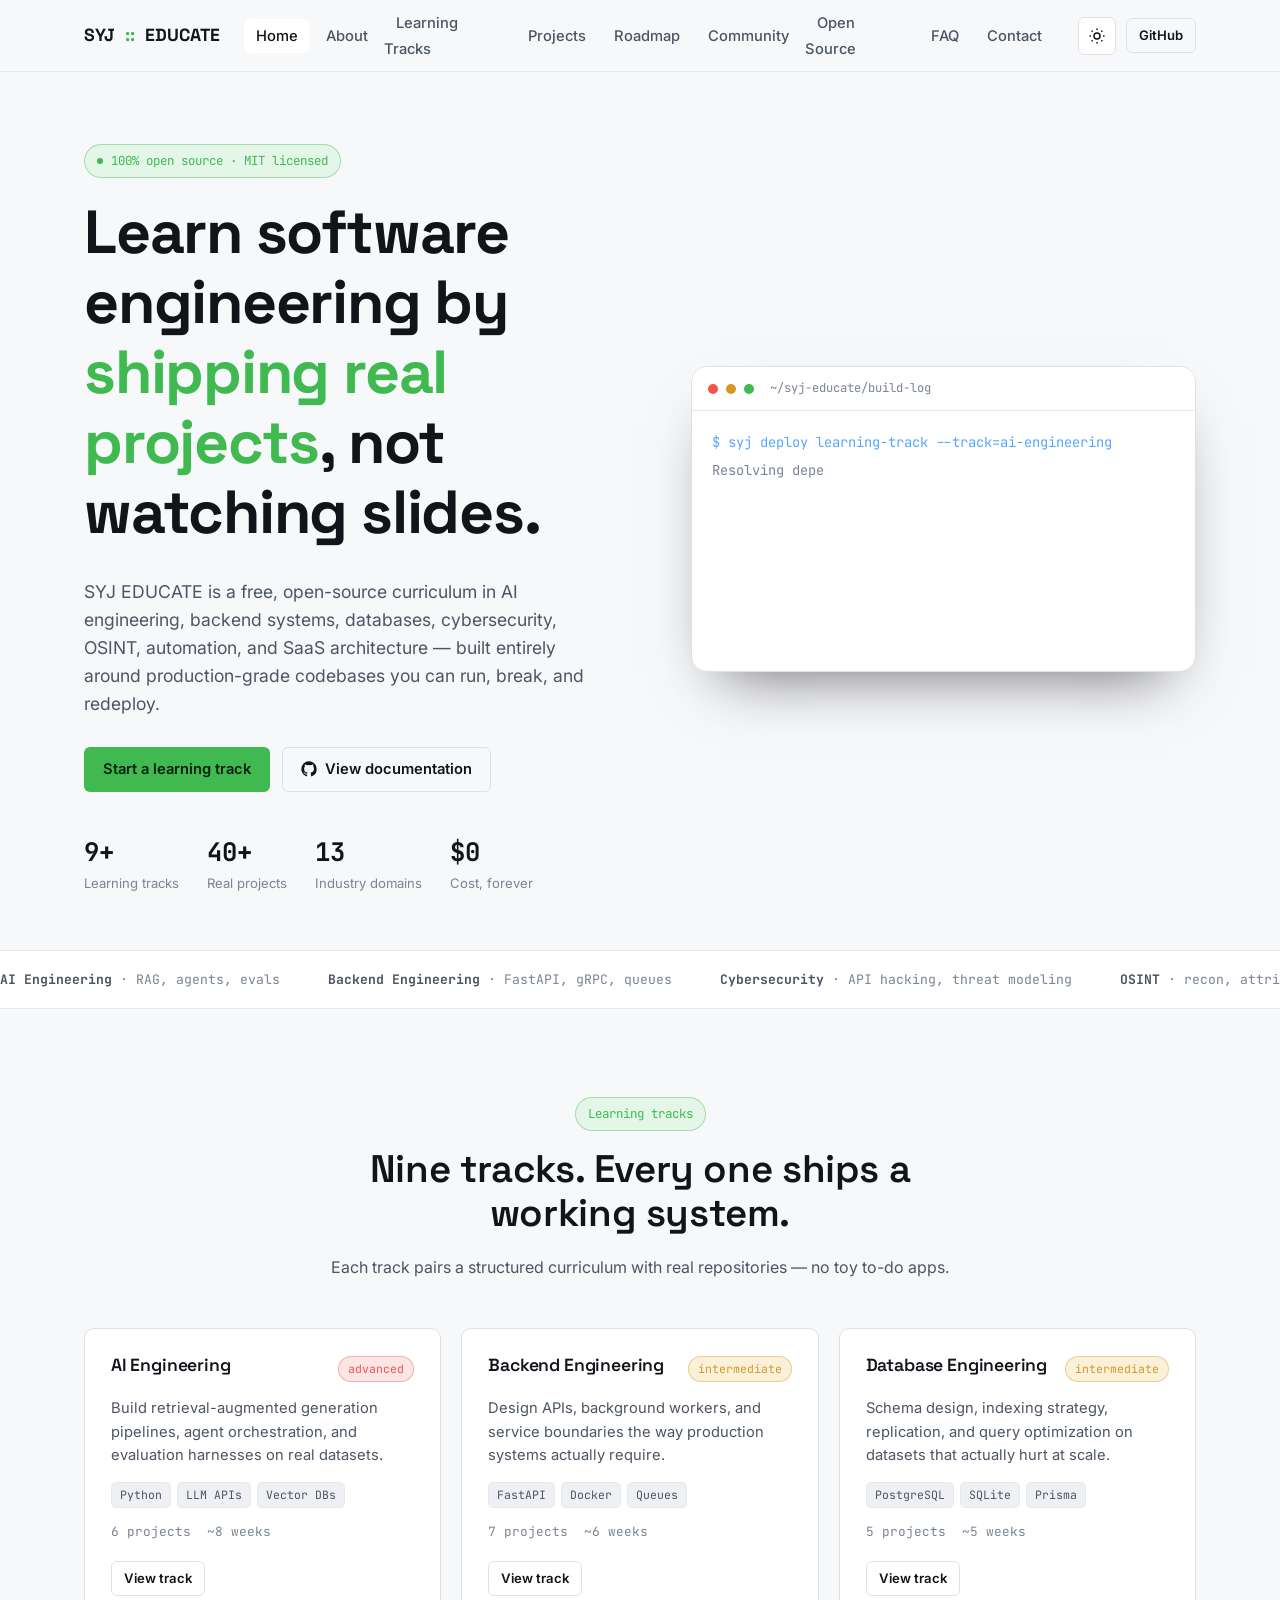
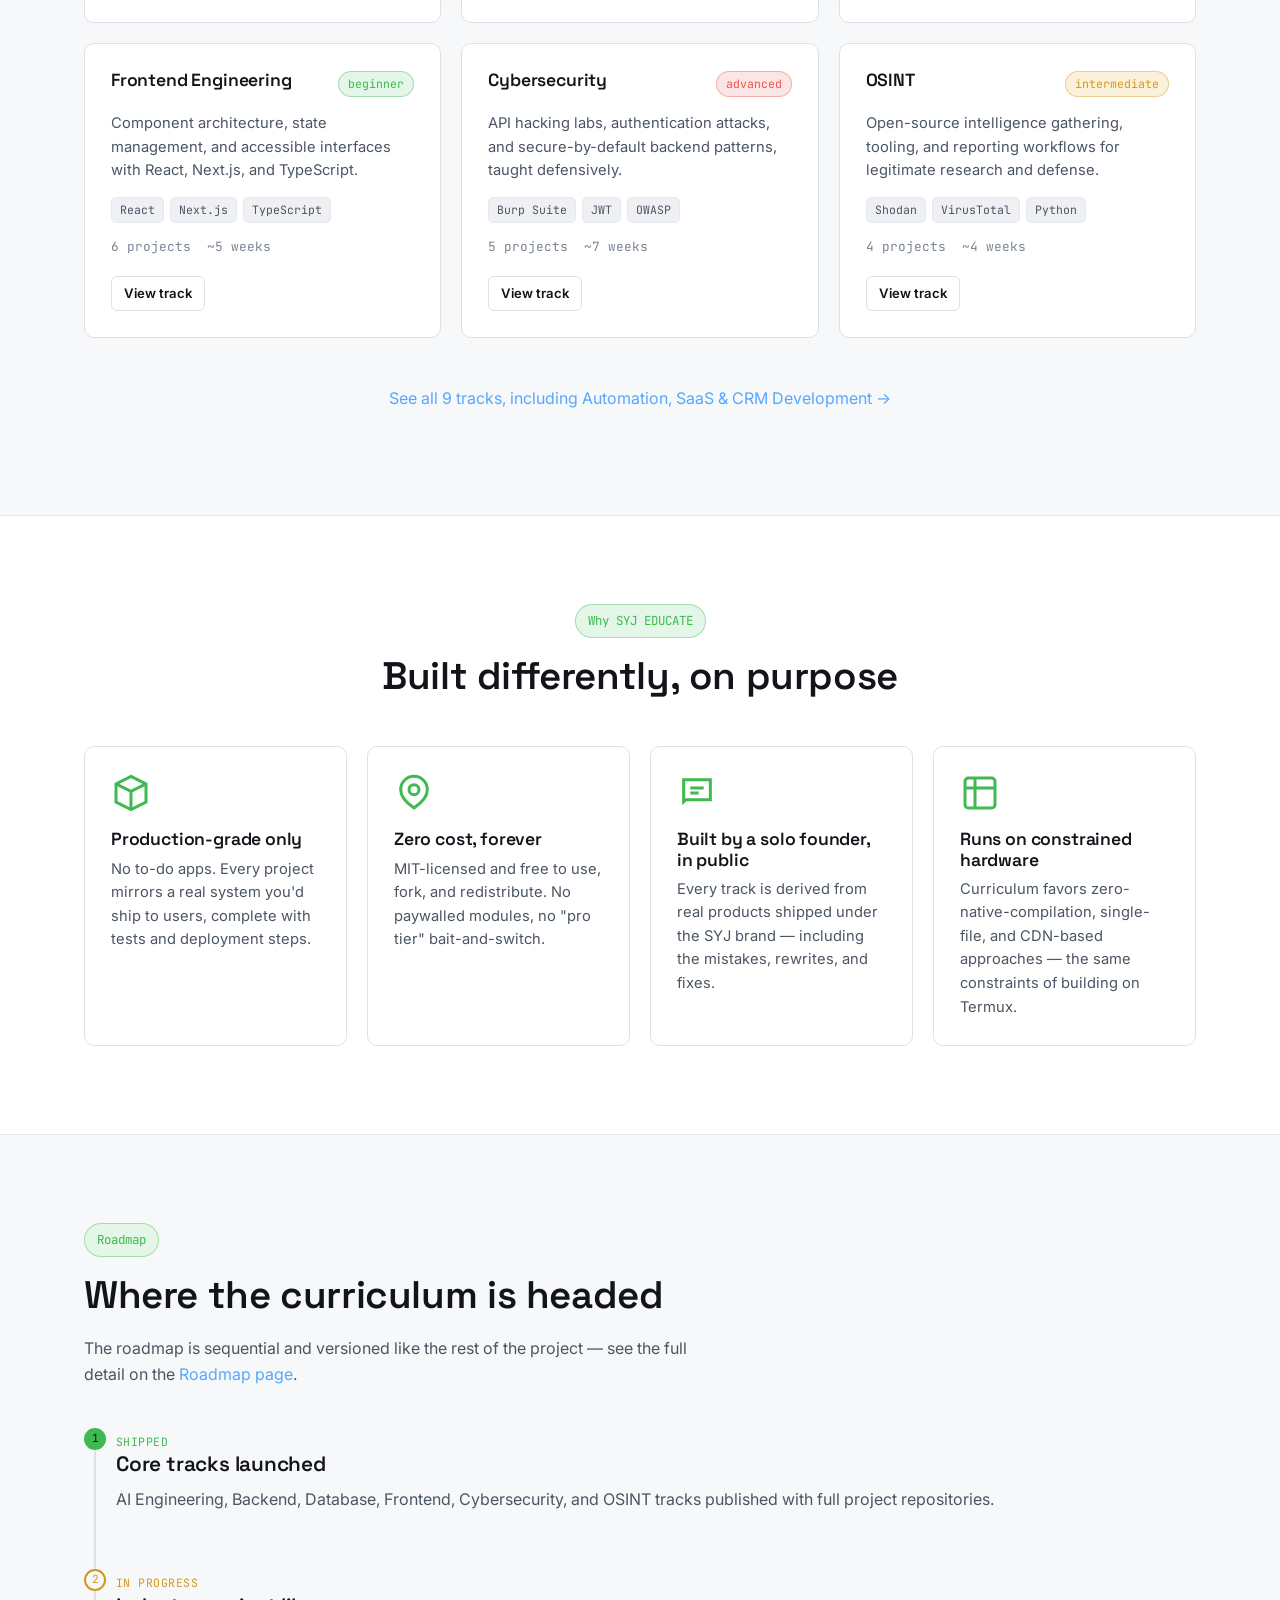
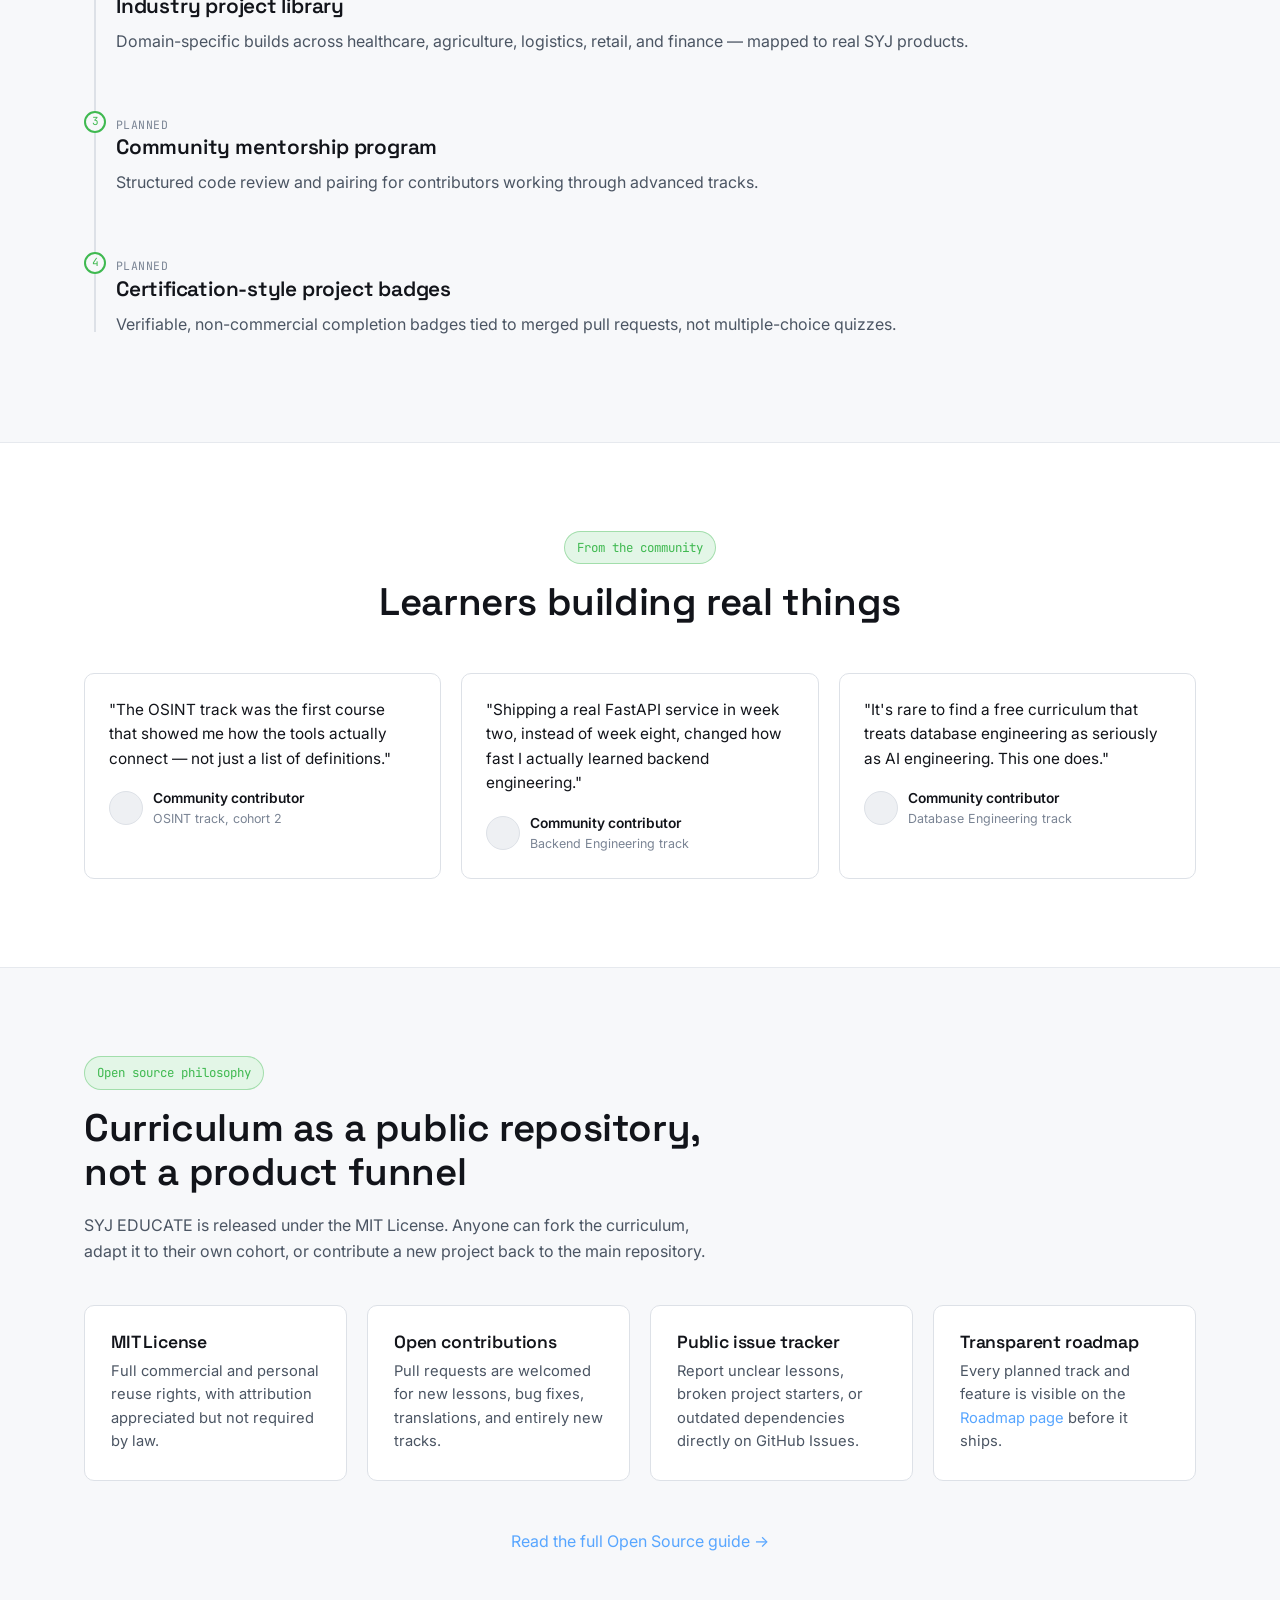
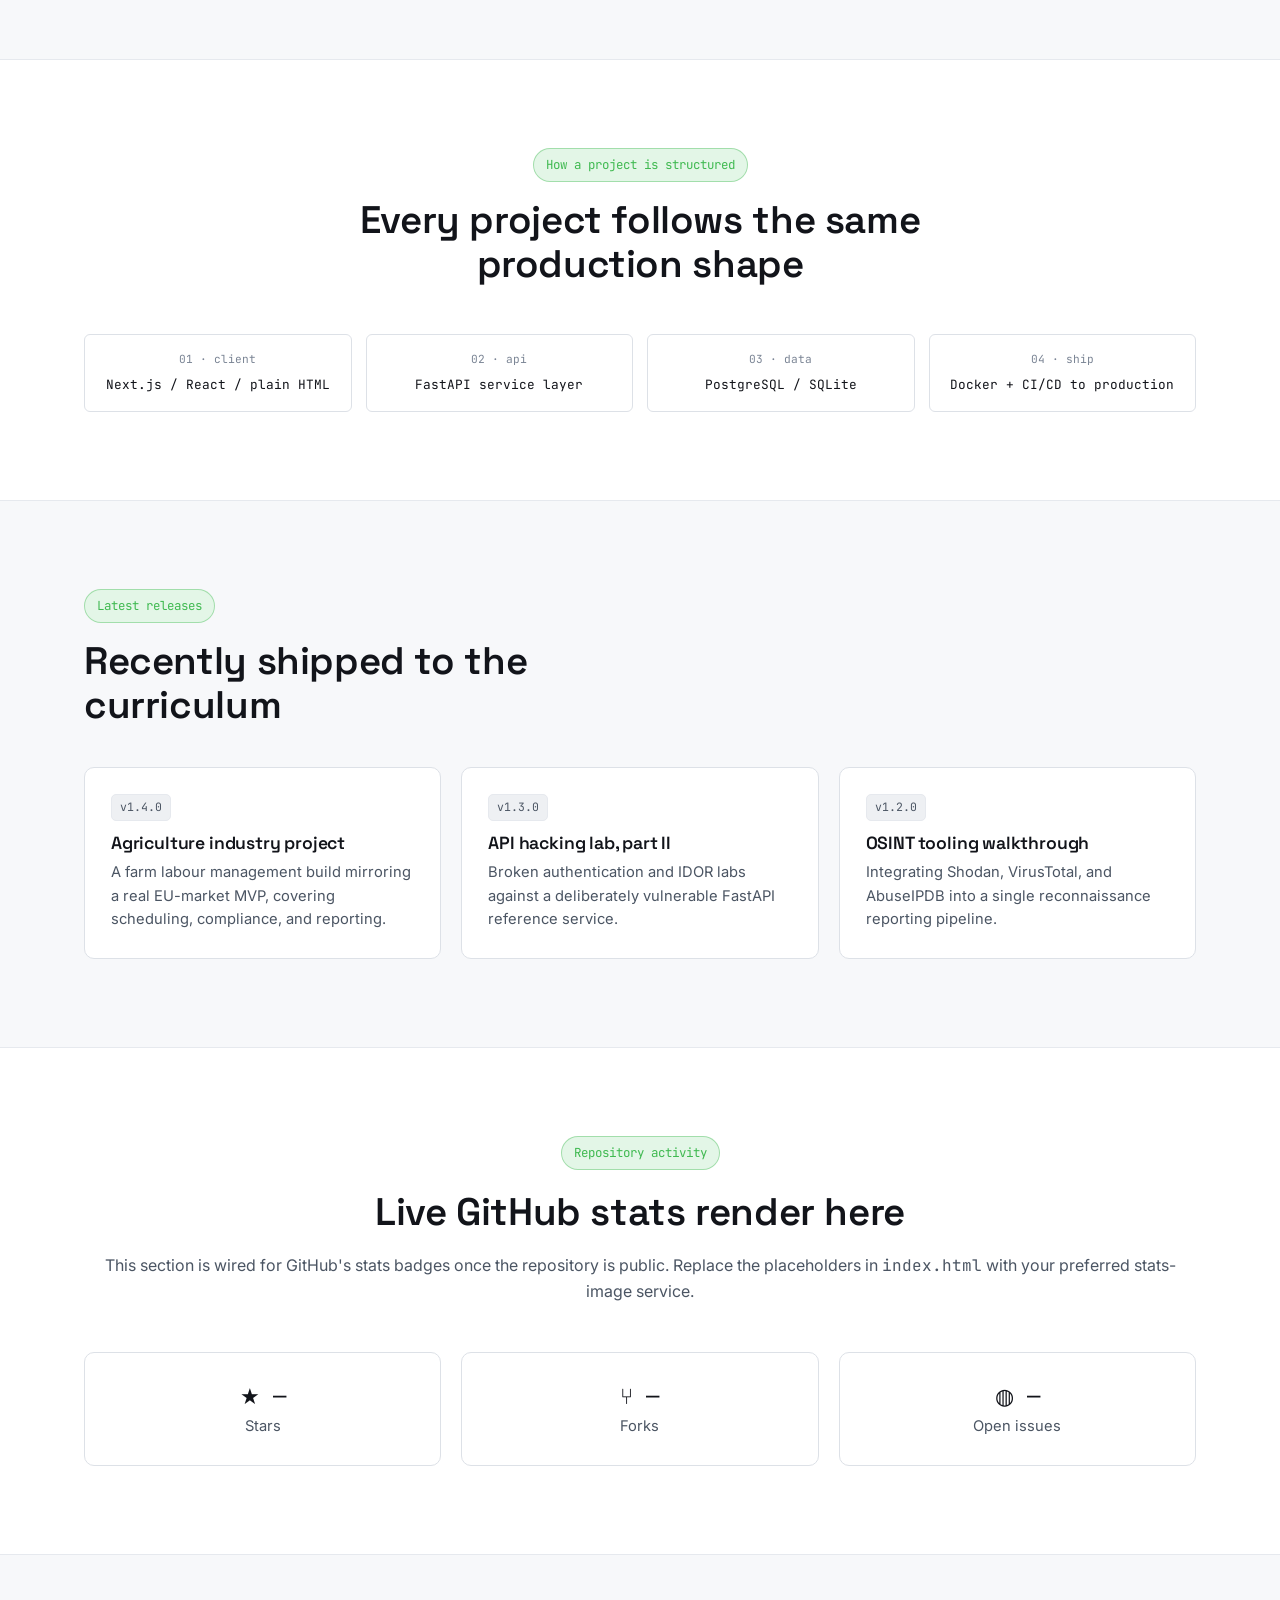
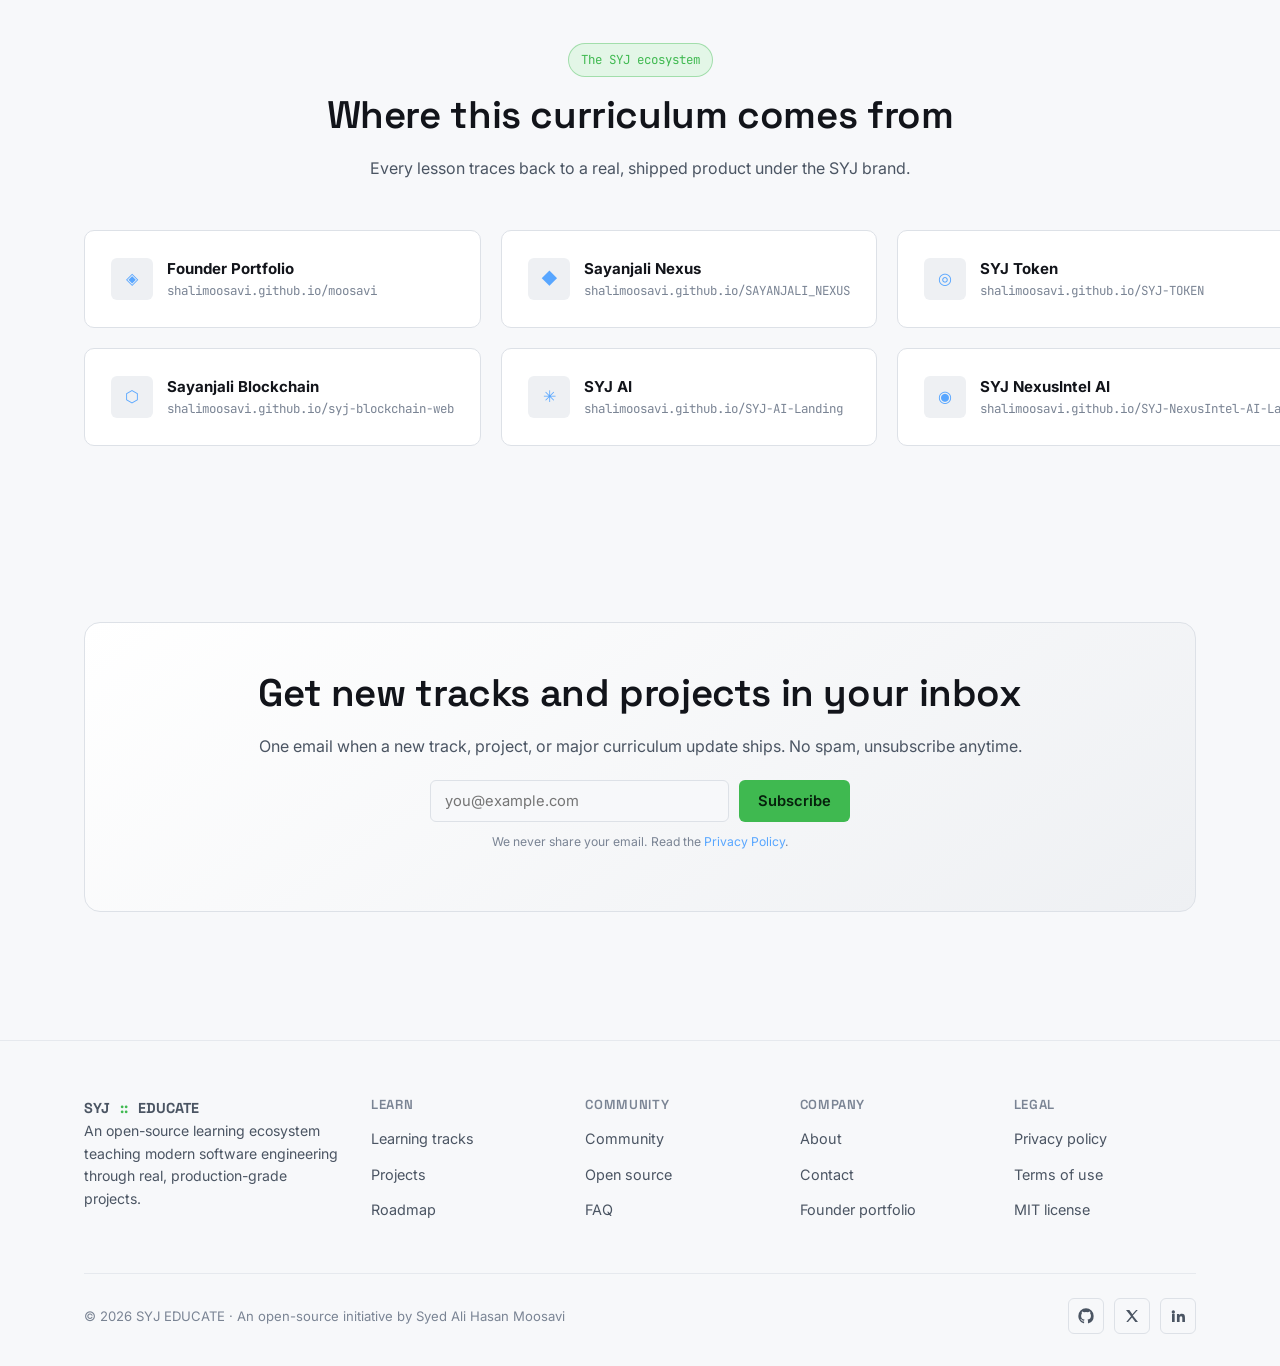
<file: index.html>
<!DOCTYPE html>
<html lang="en">
<head>
<meta charset="UTF-8">
<meta name="viewport" content="width=device-width, initial-scale=1.0">
<meta name="google-site-verification" content="RhRpM-kPpzv-uHKu5XET8z_0lpO1PIuzYQjgypyHrho" />
<title>SYJ EDUCATE — Learn Software Engineering by Building Real Projects</title>
<meta name="description" content="SYJ EDUCATE is a free, open-source learning ecosystem teaching AI engineering, backend development, databases, cybersecurity, OSINT, automation, and SaaS architecture through production-grade projects — not toy tutorials.">
<meta name="keywords" content="learn software engineering, open source education, AI engineering course, backend development tutorial, OSINT training, cybersecurity learning path, SaaS architecture, build real projects, FastAPI course, free developer education, SYJ Educate">
<meta name="author" content="Syed Ali Hasan Moosavi">
<meta name="robots" content="index, follow, max-image-preview:large">
<link rel="canonical" href="https://shalimoosavi.github.io/SYJ-EDU/">

<!-- Open Graph -->
<meta property="og:type" content="website">
<meta property="og:site_name" content="SYJ EDUCATE">
<meta property="og:title" content="SYJ EDUCATE — Learn Software Engineering by Building Real Projects">
<meta property="og:description" content="A free, open-source learning ecosystem teaching AI engineering, backend, databases, cybersecurity, OSINT, and SaaS development through production-grade projects.">
<meta property="og:url" content="https://shalimoosavi.github.io/SYJ-EDU/">
<meta property="og:image" content="https://shalimoosavi.github.io/SYJ-EDU/images/og-cover.png">
<meta property="og:image:width" content="1200">
<meta property="og:image:height" content="630">
<meta property="og:locale" content="en_US">

<!-- Twitter -->
<meta name="twitter:card" content="summary_large_image">
<meta name="twitter:title" content="SYJ EDUCATE — Learn Software Engineering by Building Real Projects">
<meta name="twitter:description" content="Free, open-source learning tracks in AI engineering, backend, cybersecurity, OSINT, and SaaS — taught through real production projects.">
<meta name="twitter:image" content="https://shalimoosavi.github.io/SYJ-EDU/images/og-cover.png">
<meta name="twitter:site" content="@SHAliMoosavi">
<meta name="twitter:creator" content="@SHAliMoosavi">

<!-- Icons / manifest -->
<link rel="icon" href="favicon.ico" sizes="any">
<link rel="icon" href="icons/icon.svg" type="image/svg+xml">
<link rel="apple-touch-icon" href="icons/apple-touch-icon.png">
<link rel="manifest" href="site.webmanifest">
<meta name="theme-color" content="#12141a">

<!-- Fonts -->
<link rel="preconnect" href="https://fonts.googleapis.com">
<link rel="preconnect" href="https://fonts.gstatic.com" crossorigin>
<link rel="stylesheet" href="https://fonts.googleapis.com/css2?family=Space+Grotesk:wght@500;600;700&family=Inter:wght@400;500;600&family=JetBrains+Mono:wght@400;500;700&display=swap">

<link rel="preload" as="style" href="css/main.css">
<link rel="stylesheet" href="css/main.css">

<!-- Schema.org: Organization -->
<script type="application/ld+json">
{
  "@context": "https://schema.org",
  "@type": "Organization",
  "@id": "https://shalimoosavi.github.io/SYJ-EDU/#organization",
  "name": "SYJ EDUCATE",
  "url": "https://shalimoosavi.github.io/SYJ-EDU/",
  "logo": "https://shalimoosavi.github.io/SYJ-EDU/icons/icon.svg",
  "sameAs": [
    "https://github.com/SHalimoosavi/SYJ-EDU",
    "https://github.com/SHalimoosavi",
    "https://x.com/SHAliMoosavi",
    "https://www.linkedin.com/in/shalimoosavi"
  ],
  "founder": {
    "@type": "Person",
    "name": "Syed Ali Hasan Moosavi"
  }
}
</script>

<!-- Schema.org: WebSite + SearchAction -->
<script type="application/ld+json">
{
  "@context": "https://schema.org",
  "@type": "WebSite",
  "@id": "https://shalimoosavi.github.io/SYJ-EDU/#website",
  "url": "https://shalimoosavi.github.io/SYJ-EDU/",
  "name": "SYJ EDUCATE",
  "description": "Open-source learning ecosystem teaching modern software engineering through real, production-grade projects.",
  "publisher": { "@id": "https://shalimoosavi.github.io/SYJ-EDU/#organization" },
  "potentialAction": {
    "@type": "SearchAction",
    "target": "https://shalimoosavi.github.io/SYJ-EDU/projects.html?q={search_term_string}",
    "query-input": "required name=search_term_string"
  }
}
</script>

<!-- Schema.org: EducationalOrganization -->
<script type="application/ld+json">
{
  "@context": "https://schema.org",
  "@type": "EducationalOrganization",
  "name": "SYJ EDUCATE",
  "url": "https://shalimoosavi.github.io/SYJ-EDU/",
  "description": "Free, open-source software engineering curriculum covering AI engineering, backend development, databases, cybersecurity, OSINT, automation, and SaaS architecture.",
  "sameAs": ["https://github.com/SHalimoosavi/SYJ-EDU"]
}
</script>

<!-- Schema.org: SoftwareApplication (the open-source project itself) -->
<script type="application/ld+json">
{
  "@context": "https://schema.org",
  "@type": "SoftwareApplication",
  "name": "SYJ Educate",
  "applicationCategory": "EducationalApplication",
  "operatingSystem": "Web",
  "url": "https://shalimoosavi.github.io/SYJ-EDU/",
  "license": "https://github.com/SHalimoosavi/SYJ-EDU/blob/main/LICENSE",
  "offers": { "@type": "Offer", "price": "0", "priceCurrency": "USD" },
  "isAccessibleForFree": true
}
</script>

<!-- Schema.org: BreadcrumbList -->
<script type="application/ld+json">
{
  "@context": "https://schema.org",
  "@type": "BreadcrumbList",
  "itemListElement": [
    { "@type": "ListItem", "position": 1, "name": "Home", "item": "https://shalimoosavi.github.io/SYJ-EDU/" }
  ]
}
</script>
</head>
<body>
<a href="#main" class="skip-link">Skip to content</a>

<header class="site-header">
  <div class="container nav-inner">
    <a href="index.html" class="brand">SYJ<span class="dot">::</span>EDUCATE</a>
    <nav aria-label="Primary">
      <ul class="nav-links">
        <li><a href="index.html" aria-current="page">Home</a></li>
        <li><a href="about.html">About</a></li>
        <li><a href="tracks.html">Learning Tracks</a></li>
        <li><a href="projects.html">Projects</a></li>
        <li><a href="roadmap.html">Roadmap</a></li>
        <li><a href="community.html">Community</a></li>
        <li><a href="open-source.html">Open Source</a></li>
        <li><a href="faq.html">FAQ</a></li>
        <li><a href="contact.html">Contact</a></li>
      </ul>
    </nav>
    <div class="nav-actions">
      <button class="theme-toggle" type="button" aria-pressed="false" aria-label="Toggle dark or light theme">
        <svg viewBox="0 0 24 24" fill="none" stroke="currentColor" stroke-width="2" aria-hidden="true"><circle cx="12" cy="12" r="4"/><path d="M12 2v2M12 20v2M4.9 4.9l1.4 1.4M17.7 17.7l1.4 1.4M2 12h2M20 12h2M4.9 19.1l1.4-1.4M17.7 6.3l1.4-1.4"/></svg>
      </button>
      <a class="btn btn-ghost btn-sm" href="https://github.com/SHalimoosavi/SYJ-EDU" rel="noopener">GitHub</a>
      <button class="nav-toggle" type="button" aria-label="Open menu" aria-expanded="false">
        <svg viewBox="0 0 24 24" width="20" height="20" fill="none" stroke="currentColor" stroke-width="2" aria-hidden="true"><path d="M3 6h18M3 12h18M3 18h18"/></svg>
      </button>
    </div>
  </div>
</header>

<main id="main">

  <!-- ============ HERO ============ -->
  <section class="hero">
    <div class="container hero-grid">
      <div>
        <span class="eyebrow"><span class="pulse" aria-hidden="true"></span>100% open source · MIT licensed</span>
        <h1>Learn software engineering by <span class="hl">shipping real projects</span>, not watching slides.</h1>
        <p class="hero-lede">SYJ EDUCATE is a free, open-source curriculum in AI engineering, backend systems, databases, cybersecurity, OSINT, automation, and SaaS architecture — built entirely around production-grade codebases you can run, break, and redeploy.</p>
        <div class="hero-ctas">
          <a class="btn btn-primary" href="tracks.html">Start a learning track</a>
          <a class="btn btn-ghost" href="https://github.com/SHalimoosavi/SYJ-EDU" rel="noopener">
            <svg width="16" height="16" viewBox="0 0 24 24" fill="currentColor" aria-hidden="true"><path d="M12 .5A11.5 11.5 0 0 0 .5 12c0 5.1 3.29 9.43 7.86 10.96.57.1.79-.25.79-.55v-2.14c-3.2.7-3.87-1.36-3.87-1.36-.53-1.33-1.29-1.68-1.29-1.68-1.05-.72.08-.7.08-.7 1.16.08 1.77 1.2 1.77 1.2 1.03 1.76 2.7 1.25 3.36.96.1-.75.4-1.25.73-1.54-2.55-.29-5.24-1.28-5.24-5.68 0-1.26.45-2.28 1.18-3.08-.12-.29-.51-1.46.11-3.04 0 0 .97-.31 3.18 1.18a11 11 0 0 1 5.8 0c2.2-1.49 3.17-1.18 3.17-1.18.63 1.58.24 2.75.12 3.04.74.8 1.18 1.82 1.18 3.08 0 4.41-2.69 5.38-5.26 5.67.42.36.78 1.07.78 2.16v3.2c0 .3.21.66.8.55A11.51 11.51 0 0 0 23.5 12 11.5 11.5 0 0 0 12 .5Z"/></svg>
            View documentation
          </a>
        </div>
        <div class="hero-stats">
          <div class="stat"><div class="num"><span data-count="9">0</span>+</div><div class="label">Learning tracks</div></div>
          <div class="stat"><div class="num"><span data-count="40">0</span>+</div><div class="label">Real projects</div></div>
          <div class="stat"><div class="num"><span data-count="13">0</span></div><div class="label">Industry domains</div></div>
          <div class="stat"><div class="num">$<span data-count="0">0</span></div><div class="label">Cost, forever</div></div>
        </div>
      </div>

      <div class="terminal" role="img" aria-label="Animated terminal showing a simulated build log: deploying an AI engineering learning track, adding lessons and projects, and committing production code.">
        <div class="terminal-bar">
          <span class="tdot r"></span><span class="tdot y"></span><span class="tdot g"></span>
          <span class="tpath">~/syj-educate/build-log</span>
        </div>
        <div class="terminal-body" data-terminal aria-hidden="true"></div>
      </div>
    </div>
  </section>

  <div class="marquee-wrap" aria-hidden="true">
    <div class="marquee">
      <span><strong>AI Engineering</strong> · RAG, agents, evals</span>
      <span><strong>Backend Engineering</strong> · FastAPI, gRPC, queues</span>
      <span><strong>Cybersecurity</strong> · API hacking, threat modeling</span>
      <span><strong>OSINT</strong> · recon, attribution, tooling</span>
      <span><strong>Database Engineering</strong> · PostgreSQL, indexing, replication</span>
      <span><strong>SaaS Development</strong> · billing, multi-tenancy</span>
      <span><strong>Automation</strong> · CI/CD, workflow orchestration</span>
      <span><strong>AI Engineering</strong> · RAG, agents, evals</span>
      <span><strong>Backend Engineering</strong> · FastAPI, gRPC, queues</span>
      <span><strong>Cybersecurity</strong> · API hacking, threat modeling</span>
      <span><strong>OSINT</strong> · recon, attribution, tooling</span>
      <span><strong>Database Engineering</strong> · PostgreSQL, indexing, replication</span>
      <span><strong>SaaS Development</strong> · billing, multi-tenancy</span>
      <span><strong>Automation</strong> · CI/CD, workflow orchestration</span>
    </div>
  </div>

  <!-- ============ LEARNING TRACK PREVIEW ============ -->
  <section aria-labelledby="tracks-heading">
    <div class="container">
      <div class="section-head">
        <span class="eyebrow">Learning tracks</span>
        <h2 id="tracks-heading">Nine tracks. Every one ships a working system.</h2>
        <p>Each track pairs a structured curriculum with real repositories — no toy to-do apps.</p>
      </div>
      <div class="grid grid-3">

        <article class="card track-card">
          <div class="track-top"><h3>AI Engineering</h3><span class="diff-badge diff-advanced">advanced</span></div>
          <p>Build retrieval-augmented generation pipelines, agent orchestration, and evaluation harnesses on real datasets.</p>
          <div class="tag-row"><span class="tag">Python</span><span class="tag">LLM APIs</span><span class="tag">Vector DBs</span></div>
          <div class="track-meta"><span>6 projects</span><span>~8 weeks</span></div>
          <a class="btn btn-ghost btn-sm" href="tracks.html#ai-engineering">View track</a>
        </article>

        <article class="card track-card">
          <div class="track-top"><h3>Backend Engineering</h3><span class="diff-badge diff-intermediate">intermediate</span></div>
          <p>Design APIs, background workers, and service boundaries the way production systems actually require.</p>
          <div class="tag-row"><span class="tag">FastAPI</span><span class="tag">Docker</span><span class="tag">Queues</span></div>
          <div class="track-meta"><span>7 projects</span><span>~6 weeks</span></div>
          <a class="btn btn-ghost btn-sm" href="tracks.html#backend-engineering">View track</a>
        </article>

        <article class="card track-card">
          <div class="track-top"><h3>Database Engineering</h3><span class="diff-badge diff-intermediate">intermediate</span></div>
          <p>Schema design, indexing strategy, replication, and query optimization on datasets that actually hurt at scale.</p>
          <div class="tag-row"><span class="tag">PostgreSQL</span><span class="tag">SQLite</span><span class="tag">Prisma</span></div>
          <div class="track-meta"><span>5 projects</span><span>~5 weeks</span></div>
          <a class="btn btn-ghost btn-sm" href="tracks.html#database-engineering">View track</a>
        </article>

        <article class="card track-card">
          <div class="track-top"><h3>Frontend Engineering</h3><span class="diff-badge diff-beginner">beginner</span></div>
          <p>Component architecture, state management, and accessible interfaces with React, Next.js, and TypeScript.</p>
          <div class="tag-row"><span class="tag">React</span><span class="tag">Next.js</span><span class="tag">TypeScript</span></div>
          <div class="track-meta"><span>6 projects</span><span>~5 weeks</span></div>
          <a class="btn btn-ghost btn-sm" href="tracks.html#frontend-engineering">View track</a>
        </article>

        <article class="card track-card">
          <div class="track-top"><h3>Cybersecurity</h3><span class="diff-badge diff-advanced">advanced</span></div>
          <p>API hacking labs, authentication attacks, and secure-by-default backend patterns, taught defensively.</p>
          <div class="tag-row"><span class="tag">Burp Suite</span><span class="tag">JWT</span><span class="tag">OWASP</span></div>
          <div class="track-meta"><span>5 projects</span><span>~7 weeks</span></div>
          <a class="btn btn-ghost btn-sm" href="tracks.html#cybersecurity">View track</a>
        </article>

        <article class="card track-card">
          <div class="track-top"><h3>OSINT</h3><span class="diff-badge diff-intermediate">intermediate</span></div>
          <p>Open-source intelligence gathering, tooling, and reporting workflows for legitimate research and defense.</p>
          <div class="tag-row"><span class="tag">Shodan</span><span class="tag">VirusTotal</span><span class="tag">Python</span></div>
          <div class="track-meta"><span>4 projects</span><span>~4 weeks</span></div>
          <a class="btn btn-ghost btn-sm" href="tracks.html#osint">View track</a>
        </article>

      </div>
      <p class="center mt-lg"><a href="tracks.html">See all 9 tracks, including Automation, SaaS &amp; CRM Development →</a></p>
    </div>
  </section>

  <!-- ============ FEATURE GRID ============ -->
  <section aria-labelledby="why-heading" style="background:var(--surface);border-top:1px solid var(--border-soft);border-bottom:1px solid var(--border-soft);">
    <div class="container">
      <div class="section-head">
        <span class="eyebrow">Why SYJ EDUCATE</span>
        <h2 id="why-heading">Built differently, on purpose</h2>
      </div>
      <div class="grid grid-4">
        <div class="card">
          <svg class="icon" viewBox="0 0 24 24" fill="none" stroke="currentColor" stroke-width="1.8" aria-hidden="true"><path d="M12 2l9 4.5v11L12 22l-9-4.5v-11L12 2Z"/><path d="M12 22V11M3 6.5l9 4.5 9-4.5"/></svg>
          <h3>Production-grade only</h3>
          <p>No to-do apps. Every project mirrors a real system you'd ship to users, complete with tests and deployment steps.</p>
        </div>
        <div class="card">
          <svg class="icon" viewBox="0 0 24 24" fill="none" stroke="currentColor" stroke-width="1.8" aria-hidden="true"><path d="M12 21c4.97-3.5 8-7.13 8-11a8 8 0 1 0-16 0c0 3.87 3.03 7.5 8 11Z"/><circle cx="12" cy="10" r="3"/></svg>
          <h3>Zero cost, forever</h3>
          <p>MIT-licensed and free to use, fork, and redistribute. No paywalled modules, no "pro tier" bait-and-switch.</p>
        </div>
        <div class="card">
          <svg class="icon" viewBox="0 0 24 24" fill="none" stroke="currentColor" stroke-width="1.8" aria-hidden="true"><path d="M4 4h16v12H5.2L4 17.2V4Z"/><path d="M8 9h8M8 12h5"/></svg>
          <h3>Built by a solo founder, in public</h3>
          <p>Every track is derived from real products shipped under the SYJ brand — including the mistakes, rewrites, and fixes.</p>
        </div>
        <div class="card">
          <svg class="icon" viewBox="0 0 24 24" fill="none" stroke="currentColor" stroke-width="1.8" aria-hidden="true"><path d="M9 3v18M3 9h18"/><rect x="3" y="3" width="18" height="18" rx="2"/></svg>
          <h3>Runs on constrained hardware</h3>
          <p>Curriculum favors zero-native-compilation, single-file, and CDN-based approaches — the same constraints of building on Termux.</p>
        </div>
      </div>
    </div>
  </section>

  <!-- ============ ROADMAP TIMELINE ============ -->
  <section aria-labelledby="roadmap-heading">
    <div class="container">
      <div class="section-head left">
        <span class="eyebrow">Roadmap</span>
        <h2 id="roadmap-heading">Where the curriculum is headed</h2>
        <p>The roadmap is sequential and versioned like the rest of the project — see the full detail on the <a href="roadmap.html">Roadmap page</a>.</p>
      </div>
      <div class="timeline">
        <div class="timeline-item done">
          <span class="timeline-num">1</span>
          <span class="timeline-status">Shipped</span>
          <h3>Core tracks launched</h3>
          <p>AI Engineering, Backend, Database, Frontend, Cybersecurity, and OSINT tracks published with full project repositories.</p>
        </div>
        <div class="timeline-item wip">
          <span class="timeline-num">2</span>
          <span class="timeline-status">In progress</span>
          <h3>Industry project library</h3>
          <p>Domain-specific builds across healthcare, agriculture, logistics, retail, and finance — mapped to real SYJ products.</p>
        </div>
        <div class="timeline-item todo">
          <span class="timeline-num">3</span>
          <span class="timeline-status">Planned</span>
          <h3>Community mentorship program</h3>
          <p>Structured code review and pairing for contributors working through advanced tracks.</p>
        </div>
        <div class="timeline-item todo">
          <span class="timeline-num">4</span>
          <span class="timeline-status">Planned</span>
          <h3>Certification-style project badges</h3>
          <p>Verifiable, non-commercial completion badges tied to merged pull requests, not multiple-choice quizzes.</p>
        </div>
      </div>
    </div>
  </section>

  <!-- ============ TESTIMONIALS ============ -->
  <section aria-labelledby="testimonials-heading" style="background:var(--surface);border-top:1px solid var(--border-soft);border-bottom:1px solid var(--border-soft);">
    <div class="container">
      <div class="section-head">
        <span class="eyebrow">From the community</span>
        <h2 id="testimonials-heading">Learners building real things</h2>
      </div>
      <div class="grid grid-3">
        <div class="testimonial">
          <p>"The OSINT track was the first course that showed me how the tools actually connect — not just a list of definitions."</p>
          <div class="who"><span class="avatar" aria-hidden="true"></span><div><div class="name">Community contributor</div><div class="role">OSINT track, cohort 2</div></div></div>
        </div>
        <div class="testimonial">
          <p>"Shipping a real FastAPI service in week two, instead of week eight, changed how fast I actually learned backend engineering."</p>
          <div class="who"><span class="avatar" aria-hidden="true"></span><div><div class="name">Community contributor</div><div class="role">Backend Engineering track</div></div></div>
        </div>
        <div class="testimonial">
          <p>"It's rare to find a free curriculum that treats database engineering as seriously as AI engineering. This one does."</p>
          <div class="who"><span class="avatar" aria-hidden="true"></span><div><div class="name">Community contributor</div><div class="role">Database Engineering track</div></div></div>
        </div>
      </div>
    </div>
  </section>

  <!-- ============ OPEN SOURCE PHILOSOPHY ============ -->
  <section aria-labelledby="oss-heading">
    <div class="container">
      <div class="section-head left">
        <span class="eyebrow">Open source philosophy</span>
        <h2 id="oss-heading">Curriculum as a public repository, not a product funnel</h2>
        <p class="lede">SYJ EDUCATE is released under the MIT License. Anyone can fork the curriculum, adapt it to their own cohort, or contribute a new project back to the main repository.</p>
      </div>
      <div class="grid grid-4">
        <div class="card"><h3>MIT License</h3><p>Full commercial and personal reuse rights, with attribution appreciated but not required by law.</p></div>
        <div class="card"><h3>Open contributions</h3><p>Pull requests are welcomed for new lessons, bug fixes, translations, and entirely new tracks.</p></div>
        <div class="card"><h3>Public issue tracker</h3><p>Report unclear lessons, broken project starters, or outdated dependencies directly on GitHub Issues.</p></div>
        <div class="card"><h3>Transparent roadmap</h3><p>Every planned track and feature is visible on the <a href="roadmap.html">Roadmap page</a> before it ships.</p></div>
      </div>
      <p class="center mt-lg"><a href="open-source.html">Read the full Open Source guide →</a></p>
    </div>
  </section>

  <!-- ============ PROJECT ARCHITECTURE ============ -->
  <section aria-labelledby="arch-heading" style="background:var(--surface);border-top:1px solid var(--border-soft);border-bottom:1px solid var(--border-soft);">
    <div class="container">
      <div class="section-head">
        <span class="eyebrow">How a project is structured</span>
        <h2 id="arch-heading">Every project follows the same production shape</h2>
      </div>
      <div class="arch-diagram">
        <div class="arch-node"><span class="l">01 · client</span>Next.js / React / plain HTML</div>
        <div class="arch-node"><span class="l">02 · api</span>FastAPI service layer</div>
        <div class="arch-node"><span class="l">03 · data</span>PostgreSQL / SQLite</div>
        <div class="arch-node"><span class="l">04 · ship</span>Docker + CI/CD to production</div>
      </div>
    </div>
  </section>

  <!-- ============ LATEST RELEASES ============ -->
  <section aria-labelledby="releases-heading">
    <div class="container">
      <div class="section-head left">
        <span class="eyebrow">Latest releases</span>
        <h2 id="releases-heading">Recently shipped to the curriculum</h2>
      </div>
      <div class="grid grid-3">
        <div class="card">
          <div class="tag-row" style="margin-bottom:12px;"><span class="tag">v1.4.0</span></div>
          <h3>Agriculture industry project</h3>
          <p>A farm labour management build mirroring a real EU-market MVP, covering scheduling, compliance, and reporting.</p>
        </div>
        <div class="card">
          <div class="tag-row" style="margin-bottom:12px;"><span class="tag">v1.3.0</span></div>
          <h3>API hacking lab, part II</h3>
          <p>Broken authentication and IDOR labs against a deliberately vulnerable FastAPI reference service.</p>
        </div>
        <div class="card">
          <div class="tag-row" style="margin-bottom:12px;"><span class="tag">v1.2.0</span></div>
          <h3>OSINT tooling walkthrough</h3>
          <p>Integrating Shodan, VirusTotal, and AbuseIPDB into a single reconnaissance reporting pipeline.</p>
        </div>
      </div>
    </div>
  </section>

  <!-- ============ GITHUB STATS PLACEHOLDER ============ -->
  <section aria-labelledby="stats-heading" style="background:var(--surface);border-top:1px solid var(--border-soft);border-bottom:1px solid var(--border-soft);">
    <div class="container center">
      <span class="eyebrow" id="stats-heading">Repository activity</span>
      <h2>Live GitHub stats render here</h2>
      <p class="lede" style="margin:0 auto;">This section is wired for GitHub's stats badges once the repository is public. Replace the placeholders in <code>index.html</code> with your preferred stats-image service.</p>
      <div class="grid grid-3 mt-lg">
        <div class="card center"><div class="num mono" style="font-family:var(--font-mono);font-size:1.4rem;">★ —</div><p>Stars</p></div>
        <div class="card center"><div class="num mono" style="font-family:var(--font-mono);font-size:1.4rem;">⑂ —</div><p>Forks</p></div>
        <div class="card center"><div class="num mono" style="font-family:var(--font-mono);font-size:1.4rem;">◍ —</div><p>Open issues</p></div>
      </div>
    </div>
  </section>

  <!-- ============ ECOSYSTEM LINKS ============ -->
  <section aria-labelledby="eco-heading">
    <div class="container">
      <div class="section-head">
        <span class="eyebrow">The SYJ ecosystem</span>
        <h2 id="eco-heading">Where this curriculum comes from</h2>
        <p>Every lesson traces back to a real, shipped product under the SYJ brand.</p>
      </div>
      <div class="grid eco-grid">
        <a class="card eco-card" href="https://shalimoosavi.github.io/moosavi/" rel="noopener">
          <span class="badge" aria-hidden="true">◈</span>
          <span class="meta"><strong>Founder Portfolio</strong><span>shalimoosavi.github.io/moosavi</span></span>
        </a>
        <a class="card eco-card" href="https://shalimoosavi.github.io/SAYANJALI_NEXUS/" rel="noopener">
          <span class="badge" aria-hidden="true">◆</span>
          <span class="meta"><strong>Sayanjali Nexus</strong><span>shalimoosavi.github.io/SAYANJALI_NEXUS</span></span>
        </a>
        <a class="card eco-card" href="https://shalimoosavi.github.io/SYJ-TOKEN/" rel="noopener">
          <span class="badge" aria-hidden="true">◎</span>
          <span class="meta"><strong>SYJ Token</strong><span>shalimoosavi.github.io/SYJ-TOKEN</span></span>
        </a>
        <a class="card eco-card" href="https://shalimoosavi.github.io/syj-blockchain-web/" rel="noopener">
          <span class="badge" aria-hidden="true">⬡</span>
          <span class="meta"><strong>Sayanjali Blockchain</strong><span>shalimoosavi.github.io/syj-blockchain-web</span></span>
        </a>
        <a class="card eco-card" href="https://shalimoosavi.github.io/SYJ-AI-Landing/" rel="noopener">
          <span class="badge" aria-hidden="true">✳</span>
          <span class="meta"><strong>SYJ AI</strong><span>shalimoosavi.github.io/SYJ-AI-Landing</span></span>
        </a>
        <a class="card eco-card" href="https://shalimoosavi.github.io/SYJ-NexusIntel-AI-Landing/" rel="noopener">
          <span class="badge" aria-hidden="true">◉</span>
          <span class="meta"><strong>SYJ NexusIntel AI</strong><span>shalimoosavi.github.io/SYJ-NexusIntel-AI-Landing</span></span>
        </a>
      </div>
    </div>
  </section>

  <!-- ============ NEWSLETTER ============ -->
  <section aria-labelledby="newsletter-heading">
    <div class="container">
      <div class="newsletter">
        <h2 id="newsletter-heading">Get new tracks and projects in your inbox</h2>
        <p>One email when a new track, project, or major curriculum update ships. No spam, unsubscribe anytime.</p>
        <form class="newsletter-form" data-static-form aria-label="Newsletter signup">
          <label class="visually-hidden" for="newsletter-email">Email address</label>
          <input type="email" id="newsletter-email" name="email" placeholder="you@example.com" required autocomplete="email">
          <button class="btn btn-primary" type="submit">Subscribe</button>
        </form>
        <p class="form-note" data-form-status>We never share your email. Read the <a href="privacy.html">Privacy Policy</a>.</p>
      </div>
    </div>
  </section>

</main>

<!-- FAQPage schema for AEO/GEO — answers appear verbatim in the visible FAQ below -->
<script type="application/ld+json">
{
  "@context": "https://schema.org",
  "@type": "FAQPage",
  "mainEntity": [
    {
      "@type": "Question",
      "name": "Is SYJ EDUCATE really free?",
      "acceptedAnswer": { "@type": "Answer", "text": "Yes. SYJ EDUCATE is released under the MIT License and every learning track, project, and lesson is free to use, fork, and redistribute, with no paid tiers." }
    },
    {
      "@type": "Question",
      "name": "Do I need prior experience to start?",
      "acceptedAnswer": { "@type": "Answer", "text": "Frontend Engineering and several industry projects are beginner-friendly, while tracks like AI Engineering and Cybersecurity assume working knowledge of Python and basic web concepts. Each track lists its difficulty and prerequisites." }
    },
    {
      "@type": "Question",
      "name": "What makes these projects different from typical coding tutorials?",
      "acceptedAnswer": { "@type": "Answer", "text": "Every project mirrors a production system that was actually shipped under the SYJ brand, complete with real architecture, deployment steps, and known trade-offs, rather than an isolated toy example." }
    }
  ]
}
</script>

<footer class="site-footer">
  <div class="container">
    <div class="footer-grid">
      <div class="footer-col footer-brand">
        <a href="index.html" class="brand">SYJ<span class="dot">::</span>EDUCATE</a>
        <p>An open-source learning ecosystem teaching modern software engineering through real, production-grade projects.</p>
      </div>
      <div class="footer-col">
        <h3>Learn</h3>
        <ul>
          <li><a href="tracks.html">Learning tracks</a></li>
          <li><a href="projects.html">Projects</a></li>
          <li><a href="roadmap.html">Roadmap</a></li>
        </ul>
      </div>
      <div class="footer-col">
        <h3>Community</h3>
        <ul>
          <li><a href="community.html">Community</a></li>
          <li><a href="open-source.html">Open source</a></li>
          <li><a href="faq.html">FAQ</a></li>
        </ul>
      </div>
      <div class="footer-col">
        <h3>Company</h3>
        <ul>
          <li><a href="about.html">About</a></li>
          <li><a href="contact.html">Contact</a></li>
          <li><a href="https://shalimoosavi.github.io/moosavi/" rel="noopener">Founder portfolio</a></li>
        </ul>
      </div>
      <div class="footer-col">
        <h3>Legal</h3>
        <ul>
          <li><a href="privacy.html">Privacy policy</a></li>
          <li><a href="terms.html">Terms of use</a></li>
          <li><a href="https://github.com/SHalimoosavi/SYJ-EDU/blob/main/LICENSE" rel="noopener">MIT license</a></li>
        </ul>
      </div>
    </div>
    <div class="footer-bottom">
      <p>&copy; <span data-year>2026</span> SYJ EDUCATE · An open-source initiative by Syed Ali Hasan Moosavi</p>
      <div class="social-row">
        <a href="https://github.com/SHalimoosavi" rel="noopener" aria-label="GitHub"><svg width="16" height="16" viewBox="0 0 24 24" fill="currentColor" aria-hidden="true"><path d="M12 .5A11.5 11.5 0 0 0 .5 12c0 5.1 3.29 9.43 7.86 10.96.57.1.79-.25.79-.55v-2.14c-3.2.7-3.87-1.36-3.87-1.36-.53-1.33-1.29-1.68-1.29-1.68-1.05-.72.08-.7.08-.7 1.16.08 1.77 1.2 1.77 1.2 1.03 1.76 2.7 1.25 3.36.96.1-.75.4-1.25.73-1.54-2.55-.29-5.24-1.28-5.24-5.68 0-1.26.45-2.28 1.18-3.08-.12-.29-.51-1.46.11-3.04 0 0 .97-.31 3.18 1.18a11 11 0 0 1 5.8 0c2.2-1.49 3.17-1.18 3.17-1.18.63 1.58.24 2.75.12 3.04.74.8 1.18 1.82 1.18 3.08 0 4.41-2.69 5.38-5.26 5.67.42.36.78 1.07.78 2.16v3.2c0 .3.21.66.8.55A11.51 11.51 0 0 0 23.5 12 11.5 11.5 0 0 0 12 .5Z"/></svg></a>
        <a href="https://x.com/SHAliMoosavi" rel="noopener" aria-label="X (Twitter)"><svg width="16" height="16" viewBox="0 0 24 24" fill="currentColor" aria-hidden="true"><path d="M3 3l7.5 9.5L3.4 21H6l6-6.8L17 21h4l-7.8-9.9L20.7 3h-2.6l-5.6 6.3L8 3H3Z"/></svg></a>
        <a href="https://www.linkedin.com/in/shalimoosavi" rel="noopener" aria-label="LinkedIn"><svg width="16" height="16" viewBox="0 0 24 24" fill="currentColor" aria-hidden="true"><path d="M4.98 3.5a2.5 2.5 0 1 1 0 5 2.5 2.5 0 0 1 0-5ZM3 9h4v12H3V9Zm7 0h3.8v1.7h.1c.53-.98 1.83-2 3.77-2 4.03 0 4.77 2.5 4.77 5.76V21h-4v-5.6c0-1.34-.02-3.06-1.87-3.06-1.87 0-2.16 1.46-2.16 2.96V21h-4V9Z"/></svg></a>
      </div>
    </div>
  </div>
</footer>

<script src="js/main.js" defer></script>
</body>
</html>
</file>
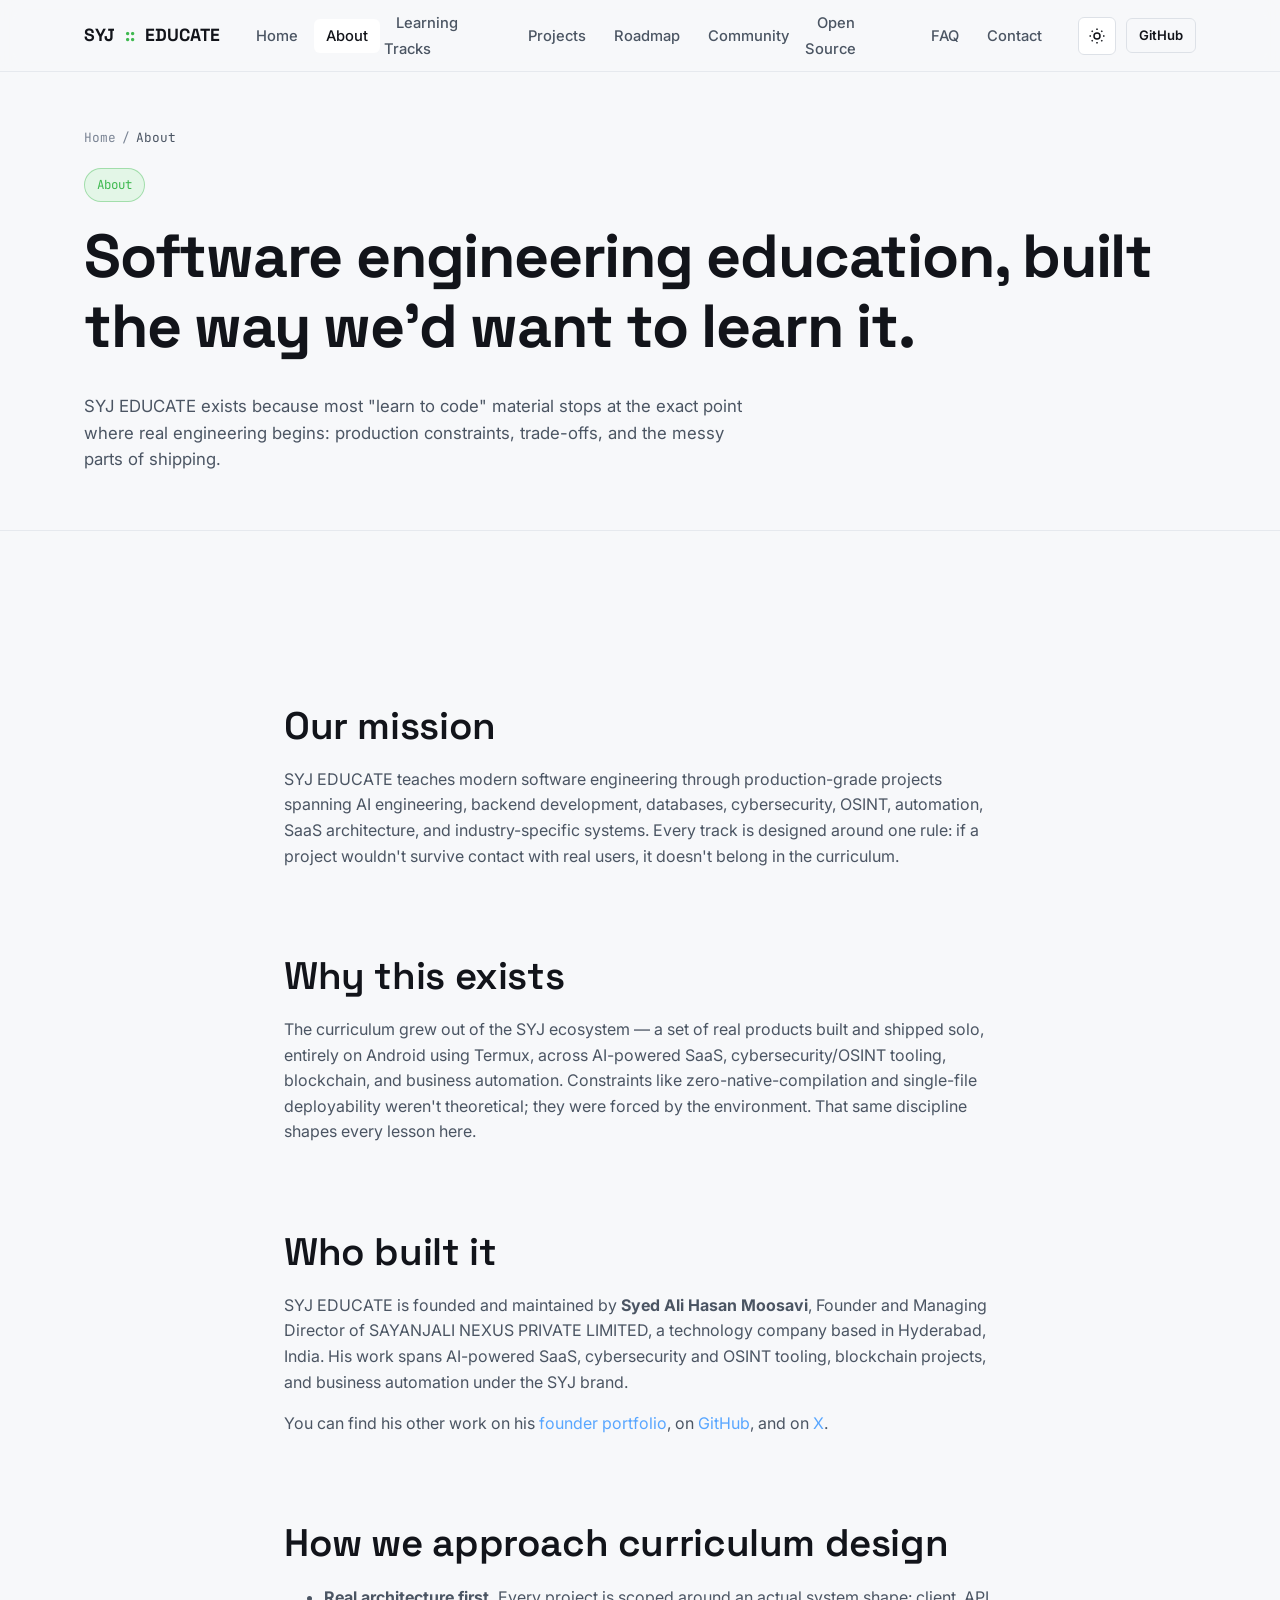
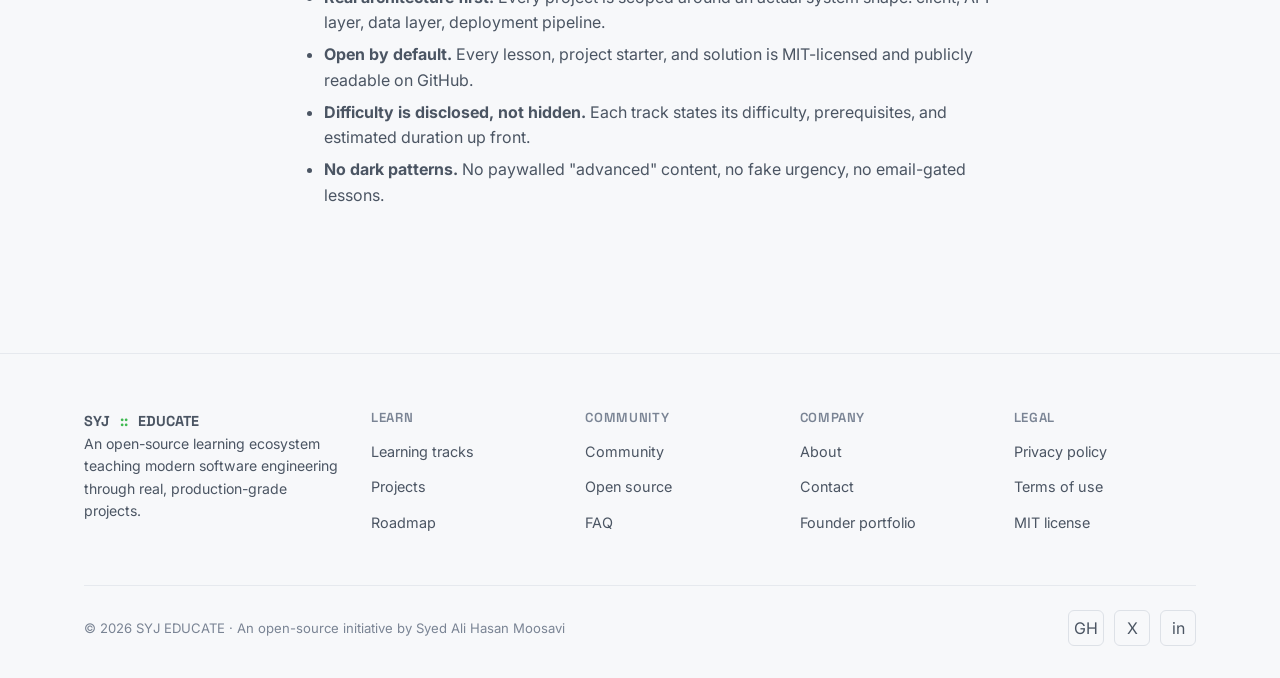
<file: about.html>
<!DOCTYPE html>
<html lang="en">
<head>
<meta charset="UTF-8">
<meta name="viewport" content="width=device-width, initial-scale=1.0">
<meta name="google-site-verification" content="RhRpM-kPpzv-uHKu5XET8z_0lpO1PIuzYQjgypyHrho" />
<title>About SYJ EDUCATE — Mission, Founder &amp; Open Source Ethos</title>
<meta name="description" content="SYJ EDUCATE is an open-source learning ecosystem founded by Syed Ali Hasan Moosavi to teach software engineering through real, production-grade projects instead of toy tutorials.">
<meta name="keywords" content="SYJ Educate about, open source education mission, Syed Ali Hasan Moosavi, SYJ founder, learn by building projects">
<meta name="robots" content="index, follow">
<link rel="canonical" href="https://shalimoosavi.github.io/SYJ-EDU/about.html">
<meta property="og:type" content="website">
<meta property="og:title" content="About SYJ EDUCATE — Mission, Founder &amp; Open Source Ethos">
<meta property="og:description" content="Learn why SYJ EDUCATE exists, who built it, and the open-source philosophy behind every learning track.">
<meta property="og:url" content="https://shalimoosavi.github.io/SYJ-EDU/about.html">
<meta property="og:image" content="https://shalimoosavi.github.io/SYJ-EDU/images/og-cover.png">
<meta name="twitter:card" content="summary_large_image">
<meta name="twitter:title" content="About SYJ EDUCATE">
<meta name="twitter:description" content="The mission, founder, and open-source ethos behind SYJ EDUCATE.">
<link rel="icon" href="favicon.ico" sizes="any">
<link rel="icon" href="icons/icon.svg" type="image/svg+xml">
<link rel="manifest" href="site.webmanifest">
<meta name="theme-color" content="#12141a">
<link rel="preconnect" href="https://fonts.googleapis.com">
<link rel="preconnect" href="https://fonts.gstatic.com" crossorigin>
<link rel="stylesheet" href="https://fonts.googleapis.com/css2?family=Space+Grotesk:wght@500;600;700&family=Inter:wght@400;500;600&family=JetBrains+Mono:wght@400;500;700&display=swap">
<link rel="stylesheet" href="css/main.css">
<script type="application/ld+json">
{
  "@context": "https://schema.org",
  "@type": "AboutPage",
  "name": "About SYJ EDUCATE",
  "url": "https://shalimoosavi.github.io/SYJ-EDU/about.html",
  "mainEntity": {
    "@type": "Person",
    "name": "Syed Ali Hasan Moosavi",
    "jobTitle": "Founder &amp; Managing Director",
    "worksFor": { "@type": "Organization", "name": "SAYANJALI NEXUS PRIVATE LIMITED" },
    "url": "https://shalimoosavi.github.io/moosavi/",
    "sameAs": ["https://github.com/SHalimoosavi", "https://x.com/SHAliMoosavi"]
  }
}
</script>
<script type="application/ld+json">
{
  "@context": "https://schema.org",
  "@type": "BreadcrumbList",
  "itemListElement": [
    { "@type": "ListItem", "position": 1, "name": "Home", "item": "https://shalimoosavi.github.io/SYJ-EDU/" },
    { "@type": "ListItem", "position": 2, "name": "About", "item": "https://shalimoosavi.github.io/SYJ-EDU/about.html" }
  ]
}
</script>
</head>
<body>
<a href="#main" class="skip-link">Skip to content</a>
<header class="site-header">
  <div class="container nav-inner">
    <a href="index.html" class="brand">SYJ<span class="dot">::</span>EDUCATE</a>
    <nav aria-label="Primary">
      <ul class="nav-links">
        <li><a href="index.html">Home</a></li>
        <li><a href="about.html" aria-current="page">About</a></li>
        <li><a href="tracks.html">Learning Tracks</a></li>
        <li><a href="projects.html">Projects</a></li>
        <li><a href="roadmap.html">Roadmap</a></li>
        <li><a href="community.html">Community</a></li>
        <li><a href="open-source.html">Open Source</a></li>
        <li><a href="faq.html">FAQ</a></li>
        <li><a href="contact.html">Contact</a></li>
      </ul>
    </nav>
    <div class="nav-actions">
      <button class="theme-toggle" type="button" aria-pressed="false" aria-label="Toggle dark or light theme">
        <svg viewBox="0 0 24 24" fill="none" stroke="currentColor" stroke-width="2" aria-hidden="true"><circle cx="12" cy="12" r="4"/><path d="M12 2v2M12 20v2M4.9 4.9l1.4 1.4M17.7 17.7l1.4 1.4M2 12h2M20 12h2M4.9 19.1l1.4-1.4M17.7 6.3l1.4-1.4"/></svg>
      </button>
      <a class="btn btn-ghost btn-sm" href="https://github.com/SHalimoosavi/SYJ-EDU" rel="noopener">GitHub</a>
      <button class="nav-toggle" type="button" aria-label="Open menu" aria-expanded="false">
        <svg viewBox="0 0 24 24" width="20" height="20" fill="none" stroke="currentColor" stroke-width="2" aria-hidden="true"><path d="M3 6h18M3 12h18M3 18h18"/></svg>
      </button>
    </div>
  </div>
</header>

<main id="main">
  <div class="page-hero">
    <div class="container">
      <p class="breadcrumbs"><a href="index.html">Home</a><span class="sep">/</span><span class="current">About</span></p>
      <span class="eyebrow">About</span>
      <h1>Software engineering education, built the way we'd want to learn it.</h1>
      <p class="lede">SYJ EDUCATE exists because most "learn to code" material stops at the exact point where real engineering begins: production constraints, trade-offs, and the messy parts of shipping.</p>
    </div>
  </div>

  <section>
    <div class="container prose" style="max-width:760px;">
      <h2>Our mission</h2>
      <p>SYJ EDUCATE teaches modern software engineering through production-grade projects spanning AI engineering, backend development, databases, cybersecurity, OSINT, automation, SaaS architecture, and industry-specific systems. Every track is designed around one rule: if a project wouldn't survive contact with real users, it doesn't belong in the curriculum.</p>

      <h2>Why this exists</h2>
      <p>The curriculum grew out of the SYJ ecosystem — a set of real products built and shipped solo, entirely on Android using Termux, across AI-powered SaaS, cybersecurity/OSINT tooling, blockchain, and business automation. Constraints like zero-native-compilation and single-file deployability weren't theoretical; they were forced by the environment. That same discipline shapes every lesson here.</p>

      <h2>Who built it</h2>
      <p>SYJ EDUCATE is founded and maintained by <strong>Syed Ali Hasan Moosavi</strong>, Founder and Managing Director of SAYANJALI NEXUS PRIVATE LIMITED, a technology company based in Hyderabad, India. His work spans AI-powered SaaS, cybersecurity and OSINT tooling, blockchain projects, and business automation under the SYJ brand.</p>
      <p>You can find his other work on his <a href="https://shalimoosavi.github.io/moosavi/" rel="noopener">founder portfolio</a>, on <a href="https://github.com/SHalimoosavi" rel="noopener">GitHub</a>, and on <a href="https://x.com/SHAliMoosavi" rel="noopener">X</a>.</p>

      <h2>How we approach curriculum design</h2>
      <ul>
        <li><strong>Real architecture first.</strong> Every project is scoped around an actual system shape: client, API layer, data layer, deployment pipeline.</li>
        <li><strong>Open by default.</strong> Every lesson, project starter, and solution is MIT-licensed and publicly readable on GitHub.</li>
        <li><strong>Difficulty is disclosed, not hidden.</strong> Each track states its difficulty, prerequisites, and estimated duration up front.</li>
        <li><strong>No dark patterns.</strong> No paywalled "advanced" content, no fake urgency, no email-gated lessons.</li>
      </ul>
    </div>
  </section>
</main>

<footer class="site-footer">
  <div class="container">
    <div class="footer-grid">
      <div class="footer-col footer-brand">
        <a href="index.html" class="brand">SYJ<span class="dot">::</span>EDUCATE</a>
        <p>An open-source learning ecosystem teaching modern software engineering through real, production-grade projects.</p>
      </div>
      <div class="footer-col"><h3>Learn</h3><ul><li><a href="tracks.html">Learning tracks</a></li><li><a href="projects.html">Projects</a></li><li><a href="roadmap.html">Roadmap</a></li></ul></div>
      <div class="footer-col"><h3>Community</h3><ul><li><a href="community.html">Community</a></li><li><a href="open-source.html">Open source</a></li><li><a href="faq.html">FAQ</a></li></ul></div>
      <div class="footer-col"><h3>Company</h3><ul><li><a href="about.html">About</a></li><li><a href="contact.html">Contact</a></li><li><a href="https://shalimoosavi.github.io/moosavi/" rel="noopener">Founder portfolio</a></li></ul></div>
      <div class="footer-col"><h3>Legal</h3><ul><li><a href="privacy.html">Privacy policy</a></li><li><a href="terms.html">Terms of use</a></li><li><a href="https://github.com/SHalimoosavi/SYJ-EDU/blob/main/LICENSE" rel="noopener">MIT license</a></li></ul></div>
    </div>
    <div class="footer-bottom">
      <p>&copy; <span data-year>2026</span> SYJ EDUCATE · An open-source initiative by Syed Ali Hasan Moosavi</p>
      <div class="social-row">
        <a href="https://github.com/SHalimoosavi" rel="noopener" aria-label="GitHub">GH</a>
        <a href="https://x.com/SHAliMoosavi" rel="noopener" aria-label="X (Twitter)">X</a>
        <a href="https://www.linkedin.com/in/shalimoosavi" rel="noopener" aria-label="LinkedIn">in</a>
      </div>
    </div>
  </div>
</footer>
<script src="js/main.js" defer></script>
</body>
</html>
</file>
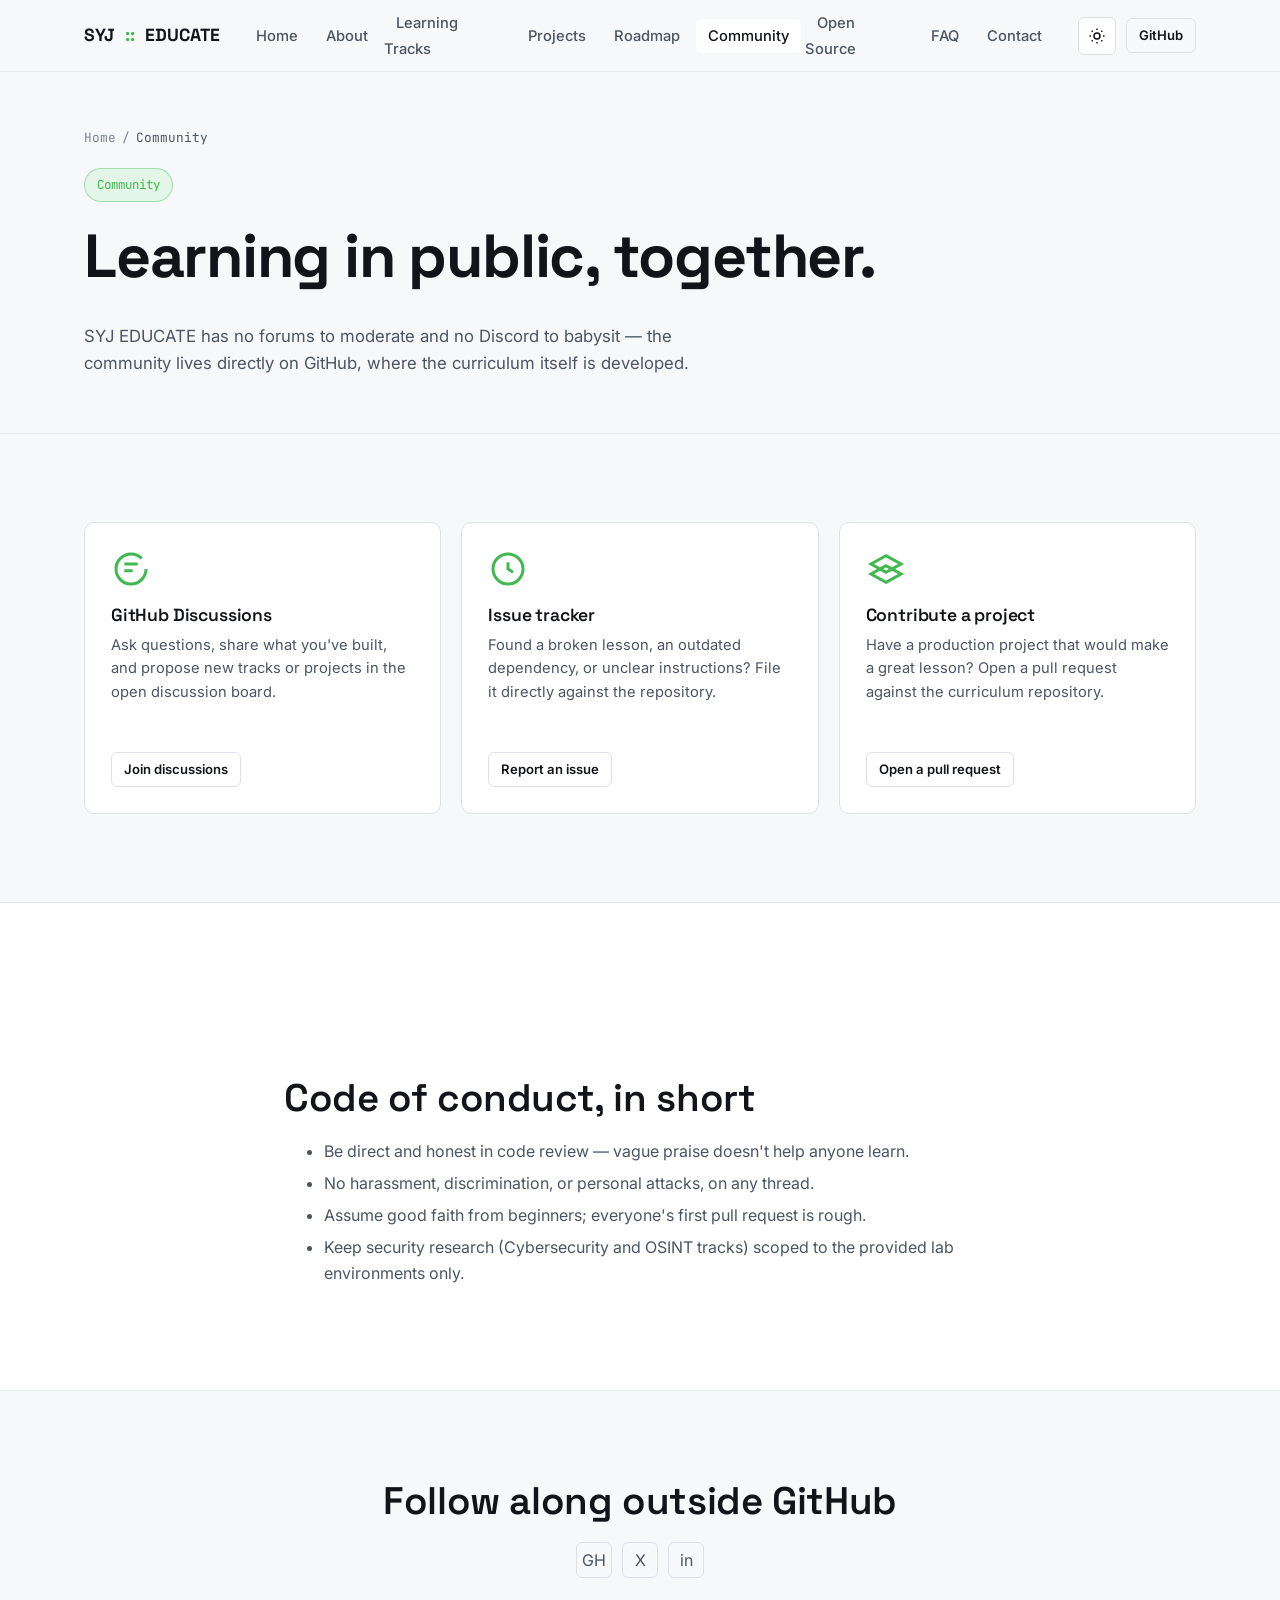
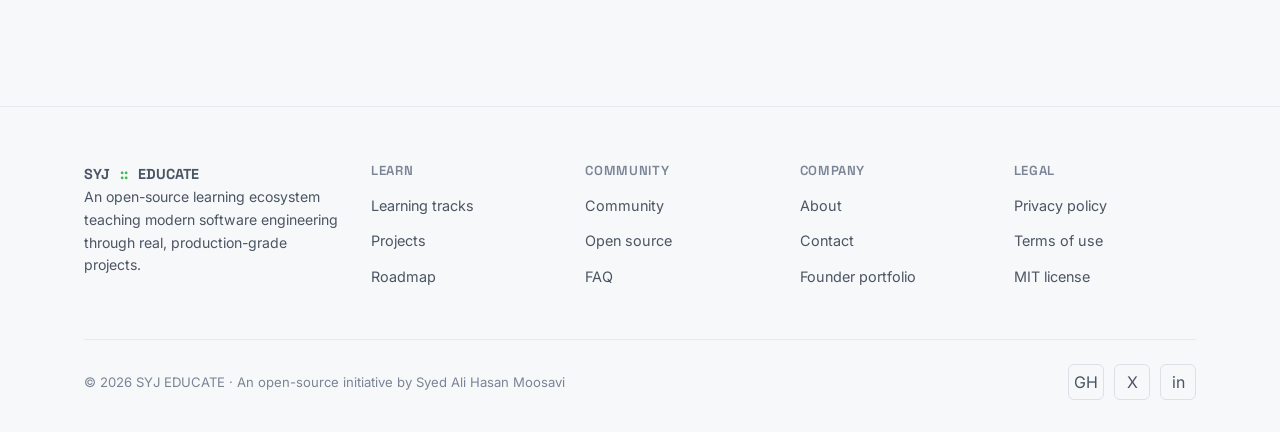
<file: community.html>
<!DOCTYPE html>
<html lang="en">
<head>
<meta charset="UTF-8">
<meta name="viewport" content="width=device-width, initial-scale=1.0">
<meta name="google-site-verification" content="RhRpM-kPpzv-uHKu5XET8z_0lpO1PIuzYQjgypyHrho" />
<title>Community — Contribute, Discuss &amp; Learn Together | SYJ EDUCATE</title>
<meta name="description" content="Join the SYJ EDUCATE community: contribute code, ask questions on GitHub Discussions, report issues, and connect with other developers learning through real projects.">
<meta name="keywords" content="SYJ Educate community, open source developer community, contribute to open source curriculum, GitHub discussions learning">
<meta name="robots" content="index, follow">
<link rel="canonical" href="https://shalimoosavi.github.io/SYJ-EDU/community.html">
<meta property="og:type" content="website">
<meta property="og:title" content="Community | SYJ EDUCATE">
<meta property="og:description" content="Contribute, discuss, and learn alongside other developers in the SYJ EDUCATE community.">
<meta property="og:url" content="https://shalimoosavi.github.io/SYJ-EDU/community.html">
<meta property="og:image" content="https://shalimoosavi.github.io/SYJ-EDU/images/og-cover.png">
<meta name="twitter:card" content="summary_large_image">
<meta name="twitter:title" content="Community | SYJ EDUCATE">
<meta name="twitter:description" content="Contribute, discuss, and learn alongside other developers.">
<script type="application/ld+json">
{
  "@context": "https://schema.org",
  "@type": "BreadcrumbList",
  "itemListElement": [
    { "@type": "ListItem", "position": 1, "name": "Home", "item": "https://shalimoosavi.github.io/SYJ-EDU/" },
    { "@type": "ListItem", "position": 2, "name": "Community", "item": "https://shalimoosavi.github.io/SYJ-EDU/community.html" }
  ]
}
</script>
<link rel="icon" href="favicon.ico" sizes="any">
<link rel="icon" href="icons/icon.svg" type="image/svg+xml">
<link rel="manifest" href="site.webmanifest">
<meta name="theme-color" content="#12141a">
<link rel="preconnect" href="https://fonts.googleapis.com">
<link rel="preconnect" href="https://fonts.gstatic.com" crossorigin>
<link rel="stylesheet" href="https://fonts.googleapis.com/css2?family=Space+Grotesk:wght@500;600;700&family=Inter:wght@400;500;600&family=JetBrains+Mono:wght@400;500;700&display=swap">
<link rel="stylesheet" href="css/main.css">
</head>
<body>
<a href="#main" class="skip-link">Skip to content</a>
<header class="site-header">
  <div class="container nav-inner">
    <a href="index.html" class="brand">SYJ<span class="dot">::</span>EDUCATE</a>
    <nav aria-label="Primary">
      <ul class="nav-links">
        <li><a href="index.html">Home</a></li>
        <li><a href="about.html">About</a></li>
        <li><a href="tracks.html">Learning Tracks</a></li>
        <li><a href="projects.html">Projects</a></li>
        <li><a href="roadmap.html">Roadmap</a></li>
        <li><a href="community.html" aria-current="page">Community</a></li>
        <li><a href="open-source.html">Open Source</a></li>
        <li><a href="faq.html">FAQ</a></li>
        <li><a href="contact.html">Contact</a></li>
      </ul>
    </nav>
    <div class="nav-actions">
      <button class="theme-toggle" type="button" aria-pressed="false" aria-label="Toggle dark or light theme">
        <svg viewBox="0 0 24 24" fill="none" stroke="currentColor" stroke-width="2" aria-hidden="true"><circle cx="12" cy="12" r="4"/><path d="M12 2v2M12 20v2M4.9 4.9l1.4 1.4M17.7 17.7l1.4 1.4M2 12h2M20 12h2M4.9 19.1l1.4-1.4M17.7 6.3l1.4-1.4"/></svg>
      </button>
      <a class="btn btn-ghost btn-sm" href="https://github.com/SHalimoosavi/SYJ-EDU" rel="noopener">GitHub</a>
      <button class="nav-toggle" type="button" aria-label="Open menu" aria-expanded="false">
        <svg viewBox="0 0 24 24" width="20" height="20" fill="none" stroke="currentColor" stroke-width="2" aria-hidden="true"><path d="M3 6h18M3 12h18M3 18h18"/></svg>
      </button>
    </div>
  </div>
</header>

<main id="main">
  <div class="page-hero">
    <div class="container">
      <p class="breadcrumbs"><a href="index.html">Home</a><span class="sep">/</span><span class="current">Community</span></p>
      <span class="eyebrow">Community</span>
      <h1>Learning in public, together.</h1>
      <p class="lede">SYJ EDUCATE has no forums to moderate and no Discord to babysit — the community lives directly on GitHub, where the curriculum itself is developed.</p>
    </div>
  </div>

  <section>
    <div class="container">
      <div class="grid grid-3">
        <div class="card">
          <svg class="icon" viewBox="0 0 24 24" fill="none" stroke="currentColor" stroke-width="1.8" aria-hidden="true"><path d="M8 9h8M8 13h5M21 12a9 9 0 1 1-9-9c2.5 0 4.8 1 6.4 2.6"/></svg>
          <h3>GitHub Discussions</h3>
          <p>Ask questions, share what you've built, and propose new tracks or projects in the open discussion board.</p>
          <a class="btn btn-ghost btn-sm mt-lg" href="https://github.com/SHalimoosavi/SYJ-EDU/discussions" rel="noopener">Join discussions</a>
        </div>
        <div class="card">
          <svg class="icon" viewBox="0 0 24 24" fill="none" stroke="currentColor" stroke-width="1.8" aria-hidden="true"><circle cx="12" cy="12" r="9"/><path d="M12 8v4l3 2"/></svg>
          <h3>Issue tracker</h3>
          <p>Found a broken lesson, an outdated dependency, or unclear instructions? File it directly against the repository.</p>
          <a class="btn btn-ghost btn-sm mt-lg" href="https://github.com/SHalimoosavi/SYJ-EDU/issues" rel="noopener">Report an issue</a>
        </div>
        <div class="card">
          <svg class="icon" viewBox="0 0 24 24" fill="none" stroke="currentColor" stroke-width="1.8" aria-hidden="true"><path d="M12 20l9-5-9-5-9 5 9 5Z"/><path d="M3 9l9-5 9 5-9 5-9-5Z"/></svg>
          <h3>Contribute a project</h3>
          <p>Have a production project that would make a great lesson? Open a pull request against the curriculum repository.</p>
          <a class="btn btn-ghost btn-sm mt-lg" href="https://github.com/SHalimoosavi/SYJ-EDU/pulls" rel="noopener">Open a pull request</a>
        </div>
      </div>
    </div>
  </section>

  <section style="background:var(--surface);border-top:1px solid var(--border-soft);border-bottom:1px solid var(--border-soft);">
    <div class="container prose" style="max-width:760px;">
      <h2>Code of conduct, in short</h2>
      <ul>
        <li>Be direct and honest in code review — vague praise doesn't help anyone learn.</li>
        <li>No harassment, discrimination, or personal attacks, on any thread.</li>
        <li>Assume good faith from beginners; everyone's first pull request is rough.</li>
        <li>Keep security research (Cybersecurity and OSINT tracks) scoped to the provided lab environments only.</li>
      </ul>
    </div>
  </section>

  <section>
    <div class="container center">
      <h2>Follow along outside GitHub</h2>
      <div class="social-row center" style="justify-content:center;">
        <a href="https://github.com/SHalimoosavi" rel="noopener" aria-label="GitHub">GH</a>
        <a href="https://x.com/SHAliMoosavi" rel="noopener" aria-label="X (Twitter)">X</a>
        <a href="https://www.linkedin.com/in/shalimoosavi" rel="noopener" aria-label="LinkedIn">in</a>
      </div>
    </div>
  </section>
</main>
<footer class="site-footer">
  <div class="container">
    <div class="footer-grid">
      <div class="footer-col footer-brand">
        <a href="index.html" class="brand">SYJ<span class="dot">::</span>EDUCATE</a>
        <p>An open-source learning ecosystem teaching modern software engineering through real, production-grade projects.</p>
      </div>
      <div class="footer-col"><h3>Learn</h3><ul><li><a href="tracks.html">Learning tracks</a></li><li><a href="projects.html">Projects</a></li><li><a href="roadmap.html">Roadmap</a></li></ul></div>
      <div class="footer-col"><h3>Community</h3><ul><li><a href="community.html">Community</a></li><li><a href="open-source.html">Open source</a></li><li><a href="faq.html">FAQ</a></li></ul></div>
      <div class="footer-col"><h3>Company</h3><ul><li><a href="about.html">About</a></li><li><a href="contact.html">Contact</a></li><li><a href="https://shalimoosavi.github.io/moosavi/" rel="noopener">Founder portfolio</a></li></ul></div>
      <div class="footer-col"><h3>Legal</h3><ul><li><a href="privacy.html">Privacy policy</a></li><li><a href="terms.html">Terms of use</a></li><li><a href="https://github.com/SHalimoosavi/SYJ-EDU/blob/main/LICENSE" rel="noopener">MIT license</a></li></ul></div>
    </div>
    <div class="footer-bottom">
      <p>&copy; <span data-year>2026</span> SYJ EDUCATE · An open-source initiative by Syed Ali Hasan Moosavi</p>
      <div class="social-row">
        <a href="https://github.com/SHalimoosavi" rel="noopener" aria-label="GitHub">GH</a>
        <a href="https://x.com/SHAliMoosavi" rel="noopener" aria-label="X (Twitter)">X</a>
        <a href="https://www.linkedin.com/in/shalimoosavi" rel="noopener" aria-label="LinkedIn">in</a>
      </div>
    </div>
  </div>
</footer>
<script src="js/main.js" defer></script>
</body>
</html>
</file>
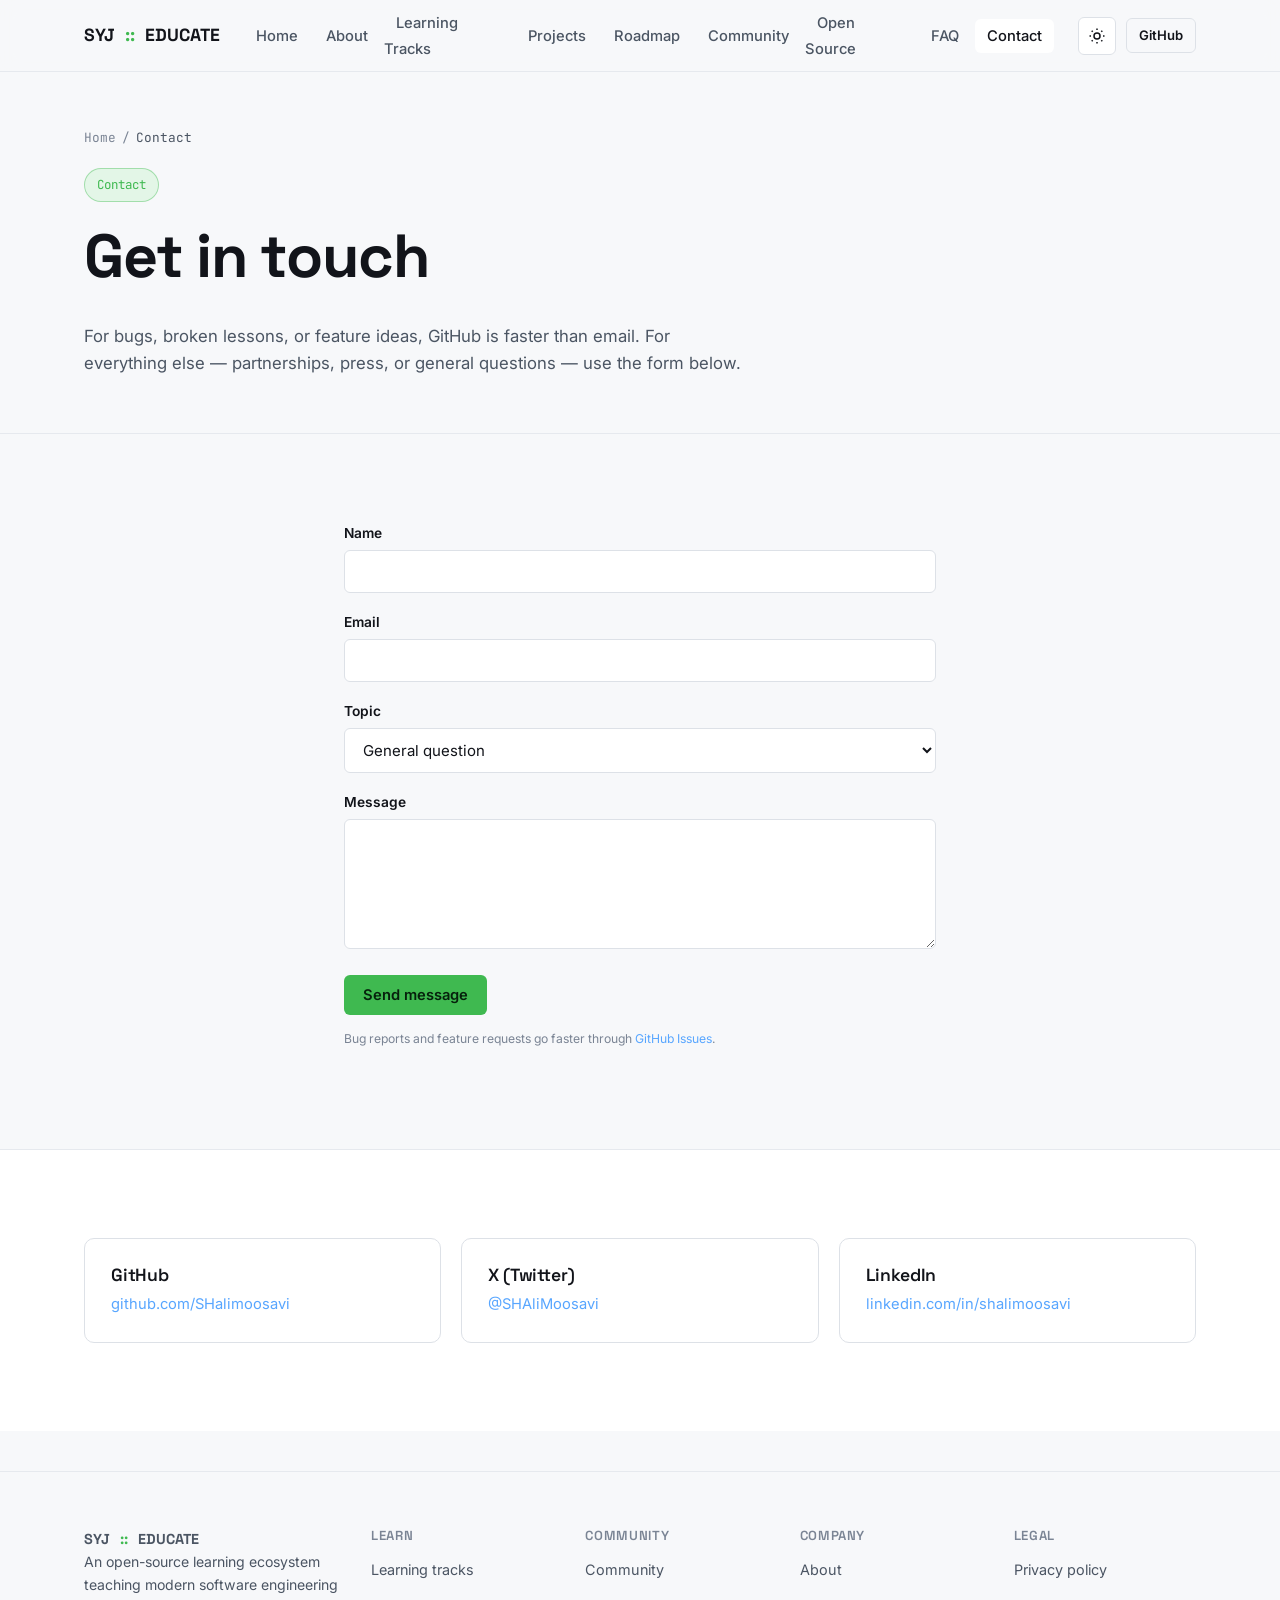
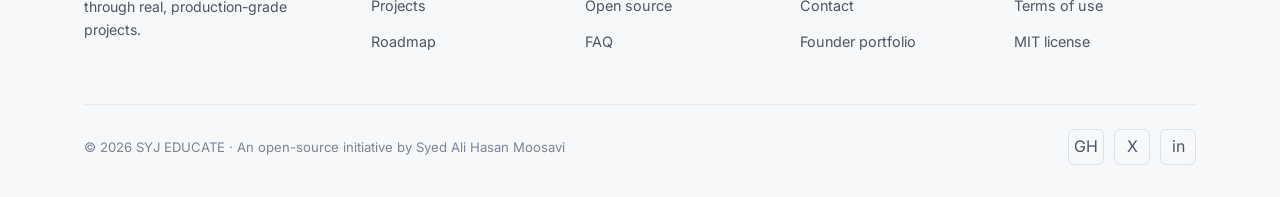
<file: contact.html>
<!DOCTYPE html>
<html lang="en">
<head>
<meta charset="UTF-8">
<meta name="viewport" content="width=device-width, initial-scale=1.0">
<meta name="google-site-verification" content="RhRpM-kPpzv-uHKu5XET8z_0lpO1PIuzYQjgypyHrho" />
<title>Contact SYJ EDUCATE</title>
<meta name="description" content="Get in touch with SYJ EDUCATE for partnership inquiries, curriculum feedback, or general questions. For bugs and feature requests, use GitHub Issues and Discussions instead.">
<meta name="keywords" content="contact SYJ Educate, SYJ Educate support, developer education contact">
<meta name="robots" content="index, follow">
<link rel="canonical" href="https://shalimoosavi.github.io/SYJ-EDU/contact.html">
<meta property="og:type" content="website">
<meta property="og:title" content="Contact | SYJ EDUCATE">
<meta property="og:description" content="Get in touch for partnership inquiries, curriculum feedback, or general questions.">
<meta property="og:url" content="https://shalimoosavi.github.io/SYJ-EDU/contact.html">
<meta property="og:image" content="https://shalimoosavi.github.io/SYJ-EDU/images/og-cover.png">
<meta name="twitter:card" content="summary_large_image">
<meta name="twitter:title" content="Contact | SYJ EDUCATE">
<meta name="twitter:description" content="Get in touch for partnership inquiries or general questions.">
<script type="application/ld+json">
{
  "@context": "https://schema.org",
  "@type": "ContactPage",
  "url": "https://shalimoosavi.github.io/SYJ-EDU/contact.html",
  "name": "Contact SYJ EDUCATE"
}
</script>
<script type="application/ld+json">
{
  "@context": "https://schema.org",
  "@type": "BreadcrumbList",
  "itemListElement": [
    { "@type": "ListItem", "position": 1, "name": "Home", "item": "https://shalimoosavi.github.io/SYJ-EDU/" },
    { "@type": "ListItem", "position": 2, "name": "Contact", "item": "https://shalimoosavi.github.io/SYJ-EDU/contact.html" }
  ]
}
</script>
<link rel="icon" href="favicon.ico" sizes="any">
<link rel="icon" href="icons/icon.svg" type="image/svg+xml">
<link rel="manifest" href="site.webmanifest">
<meta name="theme-color" content="#12141a">
<link rel="preconnect" href="https://fonts.googleapis.com">
<link rel="preconnect" href="https://fonts.gstatic.com" crossorigin>
<link rel="stylesheet" href="https://fonts.googleapis.com/css2?family=Space+Grotesk:wght@500;600;700&family=Inter:wght@400;500;600&family=JetBrains+Mono:wght@400;500;700&display=swap">
<link rel="stylesheet" href="css/main.css">
</head>
<body>
<a href="#main" class="skip-link">Skip to content</a>
<header class="site-header">
  <div class="container nav-inner">
    <a href="index.html" class="brand">SYJ<span class="dot">::</span>EDUCATE</a>
    <nav aria-label="Primary">
      <ul class="nav-links">
        <li><a href="index.html">Home</a></li>
        <li><a href="about.html">About</a></li>
        <li><a href="tracks.html">Learning Tracks</a></li>
        <li><a href="projects.html">Projects</a></li>
        <li><a href="roadmap.html">Roadmap</a></li>
        <li><a href="community.html">Community</a></li>
        <li><a href="open-source.html">Open Source</a></li>
        <li><a href="faq.html">FAQ</a></li>
        <li><a href="contact.html" aria-current="page">Contact</a></li>
      </ul>
    </nav>
    <div class="nav-actions">
      <button class="theme-toggle" type="button" aria-pressed="false" aria-label="Toggle dark or light theme">
        <svg viewBox="0 0 24 24" fill="none" stroke="currentColor" stroke-width="2" aria-hidden="true"><circle cx="12" cy="12" r="4"/><path d="M12 2v2M12 20v2M4.9 4.9l1.4 1.4M17.7 17.7l1.4 1.4M2 12h2M20 12h2M4.9 19.1l1.4-1.4M17.7 6.3l1.4-1.4"/></svg>
      </button>
      <a class="btn btn-ghost btn-sm" href="https://github.com/SHalimoosavi/SYJ-EDU" rel="noopener">GitHub</a>
      <button class="nav-toggle" type="button" aria-label="Open menu" aria-expanded="false">
        <svg viewBox="0 0 24 24" width="20" height="20" fill="none" stroke="currentColor" stroke-width="2" aria-hidden="true"><path d="M3 6h18M3 12h18M3 18h18"/></svg>
      </button>
    </div>
  </div>
</header>

<main id="main">
  <div class="page-hero">
    <div class="container">
      <p class="breadcrumbs"><a href="index.html">Home</a><span class="sep">/</span><span class="current">Contact</span></p>
      <span class="eyebrow">Contact</span>
      <h1>Get in touch</h1>
      <p class="lede">For bugs, broken lessons, or feature ideas, GitHub is faster than email. For everything else — partnerships, press, or general questions — use the form below.</p>
    </div>
  </div>

  <section>
    <div class="container" style="max-width:640px;">
      <form data-static-form aria-label="Contact form">
        <div class="form-field">
          <label for="name">Name</label>
          <input type="text" id="name" name="name" autocomplete="name" required>
        </div>
        <div class="form-field">
          <label for="email">Email</label>
          <input type="email" id="email" name="email" autocomplete="email" required>
        </div>
        <div class="form-field">
          <label for="topic">Topic</label>
          <select id="topic" name="topic">
            <option>General question</option>
            <option>Partnership inquiry</option>
            <option>Curriculum feedback</option>
            <option>Press</option>
          </select>
        </div>
        <div class="form-field">
          <label for="message">Message</label>
          <textarea id="message" name="message" required></textarea>
        </div>
        <button class="btn btn-primary" type="submit">Send message</button>
        <p class="form-note" data-form-status style="margin-top:14px;">Bug reports and feature requests go faster through <a href="https://github.com/SHalimoosavi/SYJ-EDU/issues" rel="noopener">GitHub Issues</a>.</p>
      </form>
    </div>
  </section>

  <section style="background:var(--surface);border-top:1px solid var(--border-soft);">
    <div class="container">
      <div class="grid grid-3">
        <div class="card"><h3>GitHub</h3><p><a href="https://github.com/SHalimoosavi" rel="noopener">github.com/SHalimoosavi</a></p></div>
        <div class="card"><h3>X (Twitter)</h3><p><a href="https://x.com/SHAliMoosavi" rel="noopener">@SHAliMoosavi</a></p></div>
        <div class="card"><h3>LinkedIn</h3><p><a href="https://www.linkedin.com/in/shalimoosavi" rel="noopener">linkedin.com/in/shalimoosavi</a></p></div>
      </div>
    </div>
  </section>
</main>
<footer class="site-footer">
  <div class="container">
    <div class="footer-grid">
      <div class="footer-col footer-brand">
        <a href="index.html" class="brand">SYJ<span class="dot">::</span>EDUCATE</a>
        <p>An open-source learning ecosystem teaching modern software engineering through real, production-grade projects.</p>
      </div>
      <div class="footer-col"><h3>Learn</h3><ul><li><a href="tracks.html">Learning tracks</a></li><li><a href="projects.html">Projects</a></li><li><a href="roadmap.html">Roadmap</a></li></ul></div>
      <div class="footer-col"><h3>Community</h3><ul><li><a href="community.html">Community</a></li><li><a href="open-source.html">Open source</a></li><li><a href="faq.html">FAQ</a></li></ul></div>
      <div class="footer-col"><h3>Company</h3><ul><li><a href="about.html">About</a></li><li><a href="contact.html">Contact</a></li><li><a href="https://shalimoosavi.github.io/moosavi/" rel="noopener">Founder portfolio</a></li></ul></div>
      <div class="footer-col"><h3>Legal</h3><ul><li><a href="privacy.html">Privacy policy</a></li><li><a href="terms.html">Terms of use</a></li><li><a href="https://github.com/SHalimoosavi/SYJ-EDU/blob/main/LICENSE" rel="noopener">MIT license</a></li></ul></div>
    </div>
    <div class="footer-bottom">
      <p>&copy; <span data-year>2026</span> SYJ EDUCATE · An open-source initiative by Syed Ali Hasan Moosavi</p>
      <div class="social-row">
        <a href="https://github.com/SHalimoosavi" rel="noopener" aria-label="GitHub">GH</a>
        <a href="https://x.com/SHAliMoosavi" rel="noopener" aria-label="X (Twitter)">X</a>
        <a href="https://www.linkedin.com/in/shalimoosavi" rel="noopener" aria-label="LinkedIn">in</a>
      </div>
    </div>
  </div>
</footer>
<script src="js/main.js" defer></script>
</body>
</html>
</file>
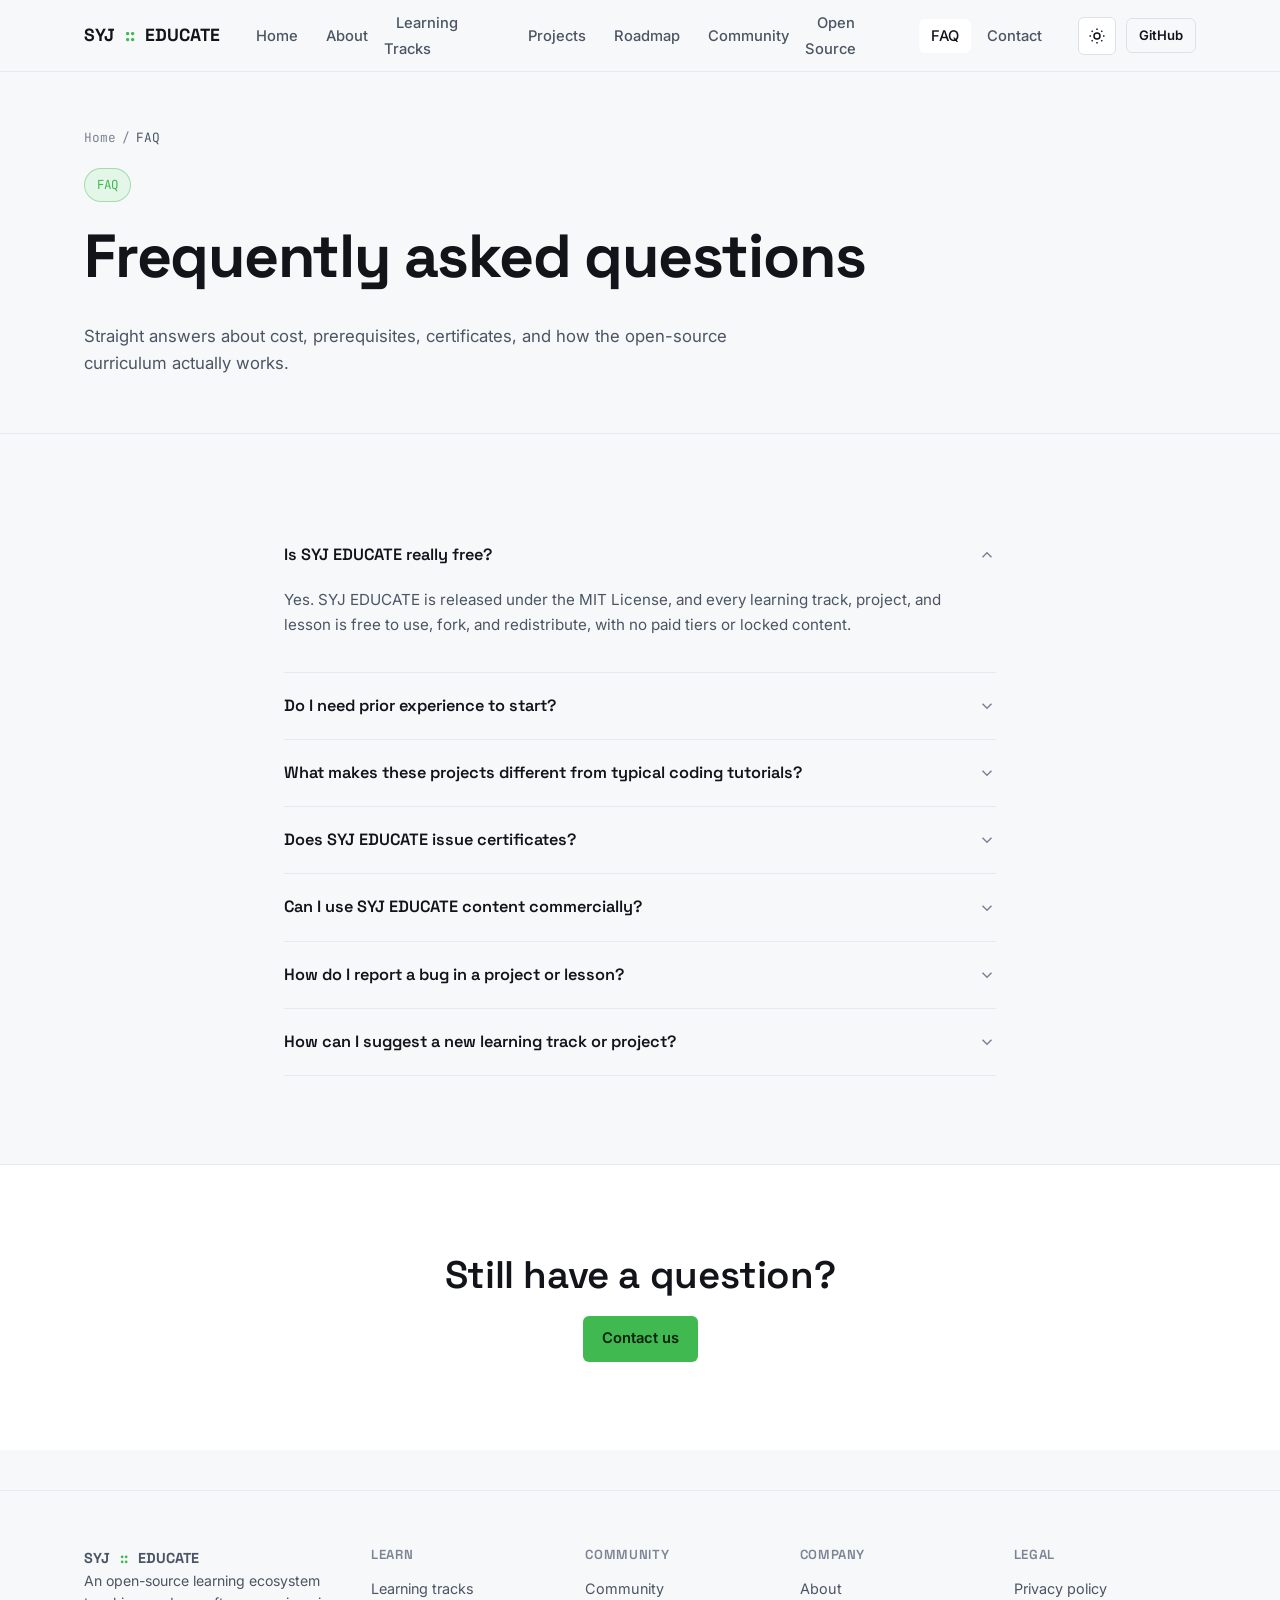
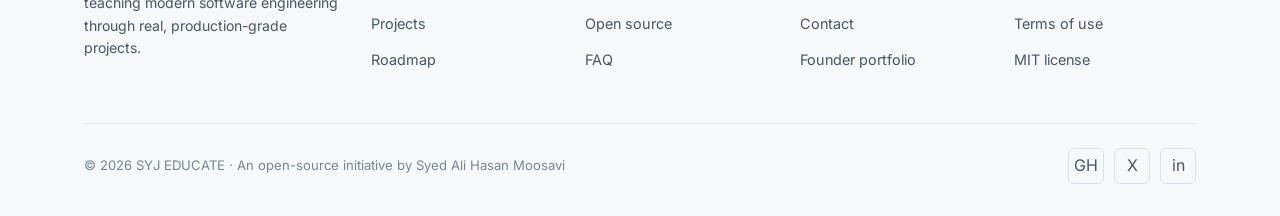
<file: faq.html>
<!DOCTYPE html>
<html lang="en">
<head>
<meta charset="UTF-8">
<meta name="viewport" content="width=device-width, initial-scale=1.0">
<meta name="google-site-verification" content="RhRpM-kPpzv-uHKu5XET8z_0lpO1PIuzYQjgypyHrho" />
<title>FAQ — Frequently Asked Questions | SYJ EDUCATE</title>
<meta name="description" content="Answers to common questions about SYJ EDUCATE: cost, prerequisites, certificates, project quality, contributing, and how the open-source curriculum works.">
<meta name="keywords" content="SYJ Educate FAQ, is SYJ Educate free, open source curriculum questions, learn software engineering FAQ">
<meta name="robots" content="index, follow">
<link rel="canonical" href="https://shalimoosavi.github.io/SYJ-EDU/faq.html">
<meta property="og:type" content="website">
<meta property="og:title" content="FAQ | SYJ EDUCATE">
<meta property="og:description" content="Answers to common questions about cost, prerequisites, certificates, and how the curriculum works.">
<meta property="og:url" content="https://shalimoosavi.github.io/SYJ-EDU/faq.html">
<meta property="og:image" content="https://shalimoosavi.github.io/SYJ-EDU/images/og-cover.png">
<meta name="twitter:card" content="summary_large_image">
<meta name="twitter:title" content="FAQ | SYJ EDUCATE">
<meta name="twitter:description" content="Answers to common questions about the curriculum.">
<script type="application/ld+json">
{
  "@context": "https://schema.org",
  "@type": "BreadcrumbList",
  "itemListElement": [
    { "@type": "ListItem", "position": 1, "name": "Home", "item": "https://shalimoosavi.github.io/SYJ-EDU/" },
    { "@type": "ListItem", "position": 2, "name": "FAQ", "item": "https://shalimoosavi.github.io/SYJ-EDU/faq.html" }
  ]
}
</script>
<script type="application/ld+json">
{
  "@context": "https://schema.org",
  "@type": "FAQPage",
  "mainEntity": [
    { "@type": "Question", "name": "Is SYJ EDUCATE really free?", "acceptedAnswer": { "@type": "Answer", "text": "Yes. SYJ EDUCATE is released under the MIT License and every learning track, project, and lesson is free to use, fork, and redistribute, with no paid tiers or locked content." } },
    { "@type": "Question", "name": "Do I need prior experience to start?", "acceptedAnswer": { "@type": "Answer", "text": "It depends on the track. Frontend Engineering and several industry projects are beginner-friendly, while AI Engineering, Cybersecurity, and SaaS Development assume working knowledge of Python and basic web concepts. Each track page lists its own prerequisites." } },
    { "@type": "Question", "name": "What makes these projects different from typical coding tutorials?", "acceptedAnswer": { "@type": "Answer", "text": "Every project mirrors a production system that was actually shipped under the SYJ brand, complete with real architecture, deployment steps, and documented trade-offs, instead of an isolated toy example built only to demonstrate one concept." } },
    { "@type": "Question", "name": "Does SYJ EDUCATE issue certificates?", "acceptedAnswer": { "@type": "Answer", "text": "Not traditional certificates. The roadmap includes verifiable, non-commercial completion badges tied to merged pull requests against the official project repositories, which function as public proof of work instead of a quiz-based certificate." } },
    { "@type": "Question", "name": "Can I use SYJ EDUCATE content commercially?", "acceptedAnswer": { "@type": "Answer", "text": "Yes. The MIT License permits commercial use, including teaching paid cohorts or bootcamps built on the curriculum, provided the original copyright and license notice is retained." } },
    { "@type": "Question", "name": "How do I report a bug in a project or lesson?", "acceptedAnswer": { "@type": "Answer", "text": "Open an issue on the SYJ-EDU GitHub repository describing the track, project, and the exact step where something broke or was unclear." } },
    { "@type": "Question", "name": "How can I suggest a new learning track or project?", "acceptedAnswer": { "@type": "Answer", "text": "Post the idea in GitHub Discussions on the SYJ-EDU repository. Popular and well-scoped requests are added directly to the public roadmap." } }
  ]
}
</script>
<link rel="icon" href="favicon.ico" sizes="any">
<link rel="icon" href="icons/icon.svg" type="image/svg+xml">
<link rel="manifest" href="site.webmanifest">
<meta name="theme-color" content="#12141a">
<link rel="preconnect" href="https://fonts.googleapis.com">
<link rel="preconnect" href="https://fonts.gstatic.com" crossorigin>
<link rel="stylesheet" href="https://fonts.googleapis.com/css2?family=Space+Grotesk:wght@500;600;700&family=Inter:wght@400;500;600&family=JetBrains+Mono:wght@400;500;700&display=swap">
<link rel="stylesheet" href="css/main.css">
</head>
<body>
<a href="#main" class="skip-link">Skip to content</a>
<header class="site-header">
  <div class="container nav-inner">
    <a href="index.html" class="brand">SYJ<span class="dot">::</span>EDUCATE</a>
    <nav aria-label="Primary">
      <ul class="nav-links">
        <li><a href="index.html">Home</a></li>
        <li><a href="about.html">About</a></li>
        <li><a href="tracks.html">Learning Tracks</a></li>
        <li><a href="projects.html">Projects</a></li>
        <li><a href="roadmap.html">Roadmap</a></li>
        <li><a href="community.html">Community</a></li>
        <li><a href="open-source.html">Open Source</a></li>
        <li><a href="faq.html" aria-current="page">FAQ</a></li>
        <li><a href="contact.html">Contact</a></li>
      </ul>
    </nav>
    <div class="nav-actions">
      <button class="theme-toggle" type="button" aria-pressed="false" aria-label="Toggle dark or light theme">
        <svg viewBox="0 0 24 24" fill="none" stroke="currentColor" stroke-width="2" aria-hidden="true"><circle cx="12" cy="12" r="4"/><path d="M12 2v2M12 20v2M4.9 4.9l1.4 1.4M17.7 17.7l1.4 1.4M2 12h2M20 12h2M4.9 19.1l1.4-1.4M17.7 6.3l1.4-1.4"/></svg>
      </button>
      <a class="btn btn-ghost btn-sm" href="https://github.com/SHalimoosavi/SYJ-EDU" rel="noopener">GitHub</a>
      <button class="nav-toggle" type="button" aria-label="Open menu" aria-expanded="false">
        <svg viewBox="0 0 24 24" width="20" height="20" fill="none" stroke="currentColor" stroke-width="2" aria-hidden="true"><path d="M3 6h18M3 12h18M3 18h18"/></svg>
      </button>
    </div>
  </div>
</header>

<main id="main">
  <div class="page-hero">
    <div class="container">
      <p class="breadcrumbs"><a href="index.html">Home</a><span class="sep">/</span><span class="current">FAQ</span></p>
      <span class="eyebrow">FAQ</span>
      <h1>Frequently asked questions</h1>
      <p class="lede">Straight answers about cost, prerequisites, certificates, and how the open-source curriculum actually works.</p>
    </div>
  </div>

  <section>
    <div class="container" style="max-width:760px;">

      <details class="faq-item" open>
        <summary class="faq-q">Is SYJ EDUCATE really free?<svg class="chev" width="18" height="18" viewBox="0 0 24 24" fill="none" stroke="currentColor" stroke-width="2" aria-hidden="true"><path d="M6 9l6 6 6-6"/></svg></summary>
        <div class="faq-a"><p>Yes. SYJ EDUCATE is released under the MIT License, and every learning track, project, and lesson is free to use, fork, and redistribute, with no paid tiers or locked content.</p></div>
      </details>

      <details class="faq-item">
        <summary class="faq-q">Do I need prior experience to start?<svg class="chev" width="18" height="18" viewBox="0 0 24 24" fill="none" stroke="currentColor" stroke-width="2" aria-hidden="true"><path d="M6 9l6 6 6-6"/></svg></summary>
        <div class="faq-a"><p>It depends on the track. Frontend Engineering and several industry projects are beginner-friendly, while AI Engineering, Cybersecurity, and SaaS Development assume working knowledge of Python and basic web concepts. Each track page on <a href="tracks.html">Learning Tracks</a> lists its own prerequisites.</p></div>
      </details>

      <details class="faq-item">
        <summary class="faq-q">What makes these projects different from typical coding tutorials?<svg class="chev" width="18" height="18" viewBox="0 0 24 24" fill="none" stroke="currentColor" stroke-width="2" aria-hidden="true"><path d="M6 9l6 6 6-6"/></svg></summary>
        <div class="faq-a"><p>Every project mirrors a production system that was actually shipped under the SYJ brand, complete with real architecture, deployment steps, and documented trade-offs — instead of an isolated toy example built only to demonstrate one concept.</p></div>
      </details>

      <details class="faq-item">
        <summary class="faq-q">Does SYJ EDUCATE issue certificates?<svg class="chev" width="18" height="18" viewBox="0 0 24 24" fill="none" stroke="currentColor" stroke-width="2" aria-hidden="true"><path d="M6 9l6 6 6-6"/></svg></summary>
        <div class="faq-a"><p>Not traditional certificates. The <a href="roadmap.html">Roadmap</a> includes verifiable, non-commercial completion badges tied to merged pull requests against the official project repositories, functioning as public proof of work instead of a quiz-based certificate.</p></div>
      </details>

      <details class="faq-item">
        <summary class="faq-q">Can I use SYJ EDUCATE content commercially?<svg class="chev" width="18" height="18" viewBox="0 0 24 24" fill="none" stroke="currentColor" stroke-width="2" aria-hidden="true"><path d="M6 9l6 6 6-6"/></svg></summary>
        <div class="faq-a"><p>Yes. The MIT License permits commercial use, including teaching paid cohorts or bootcamps built on the curriculum, provided the original copyright and license notice is retained.</p></div>
      </details>

      <details class="faq-item">
        <summary class="faq-q">How do I report a bug in a project or lesson?<svg class="chev" width="18" height="18" viewBox="0 0 24 24" fill="none" stroke="currentColor" stroke-width="2" aria-hidden="true"><path d="M6 9l6 6 6-6"/></svg></summary>
        <div class="faq-a"><p>Open an issue on the <a href="https://github.com/SHalimoosavi/SYJ-EDU/issues" rel="noopener">SYJ-EDU GitHub repository</a> describing the track, project, and the exact step where something broke or was unclear.</p></div>
      </details>

      <details class="faq-item">
        <summary class="faq-q">How can I suggest a new learning track or project?<svg class="chev" width="18" height="18" viewBox="0 0 24 24" fill="none" stroke="currentColor" stroke-width="2" aria-hidden="true"><path d="M6 9l6 6 6-6"/></svg></summary>
        <div class="faq-a"><p>Post the idea in <a href="https://github.com/SHalimoosavi/SYJ-EDU/discussions" rel="noopener">GitHub Discussions</a> on the SYJ-EDU repository. Popular and well-scoped requests are added directly to the public <a href="roadmap.html">Roadmap</a>.</p></div>
      </details>

    </div>
  </section>

  <section style="background:var(--surface);border-top:1px solid var(--border-soft);">
    <div class="container center">
      <h2>Still have a question?</h2>
      <a class="btn btn-primary" href="contact.html">Contact us</a>
    </div>
  </section>
</main>
<footer class="site-footer">
  <div class="container">
    <div class="footer-grid">
      <div class="footer-col footer-brand">
        <a href="index.html" class="brand">SYJ<span class="dot">::</span>EDUCATE</a>
        <p>An open-source learning ecosystem teaching modern software engineering through real, production-grade projects.</p>
      </div>
      <div class="footer-col"><h3>Learn</h3><ul><li><a href="tracks.html">Learning tracks</a></li><li><a href="projects.html">Projects</a></li><li><a href="roadmap.html">Roadmap</a></li></ul></div>
      <div class="footer-col"><h3>Community</h3><ul><li><a href="community.html">Community</a></li><li><a href="open-source.html">Open source</a></li><li><a href="faq.html">FAQ</a></li></ul></div>
      <div class="footer-col"><h3>Company</h3><ul><li><a href="about.html">About</a></li><li><a href="contact.html">Contact</a></li><li><a href="https://shalimoosavi.github.io/moosavi/" rel="noopener">Founder portfolio</a></li></ul></div>
      <div class="footer-col"><h3>Legal</h3><ul><li><a href="privacy.html">Privacy policy</a></li><li><a href="terms.html">Terms of use</a></li><li><a href="https://github.com/SHalimoosavi/SYJ-EDU/blob/main/LICENSE" rel="noopener">MIT license</a></li></ul></div>
    </div>
    <div class="footer-bottom">
      <p>&copy; <span data-year>2026</span> SYJ EDUCATE · An open-source initiative by Syed Ali Hasan Moosavi</p>
      <div class="social-row">
        <a href="https://github.com/SHalimoosavi" rel="noopener" aria-label="GitHub">GH</a>
        <a href="https://x.com/SHAliMoosavi" rel="noopener" aria-label="X (Twitter)">X</a>
        <a href="https://www.linkedin.com/in/shalimoosavi" rel="noopener" aria-label="LinkedIn">in</a>
      </div>
    </div>
  </div>
</footer>
<script src="js/main.js" defer></script>
</body>
</html>
</file>
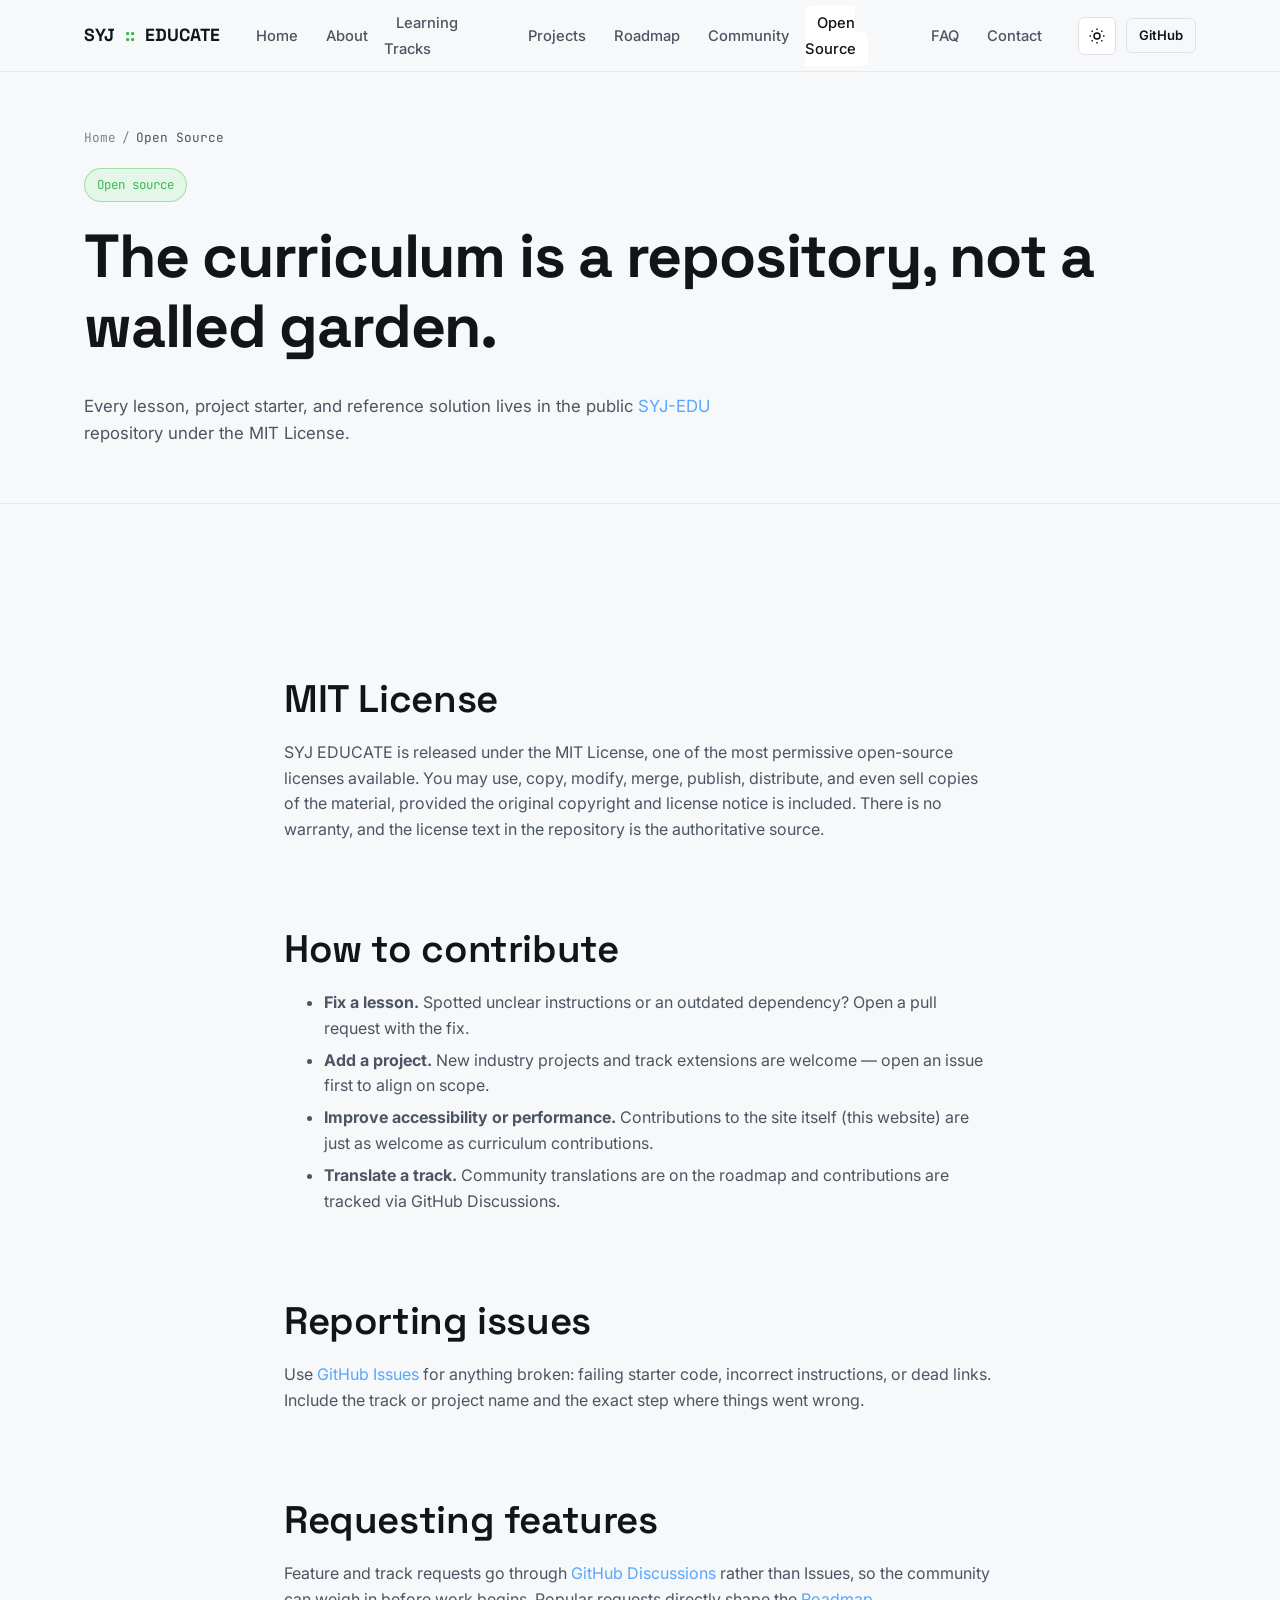
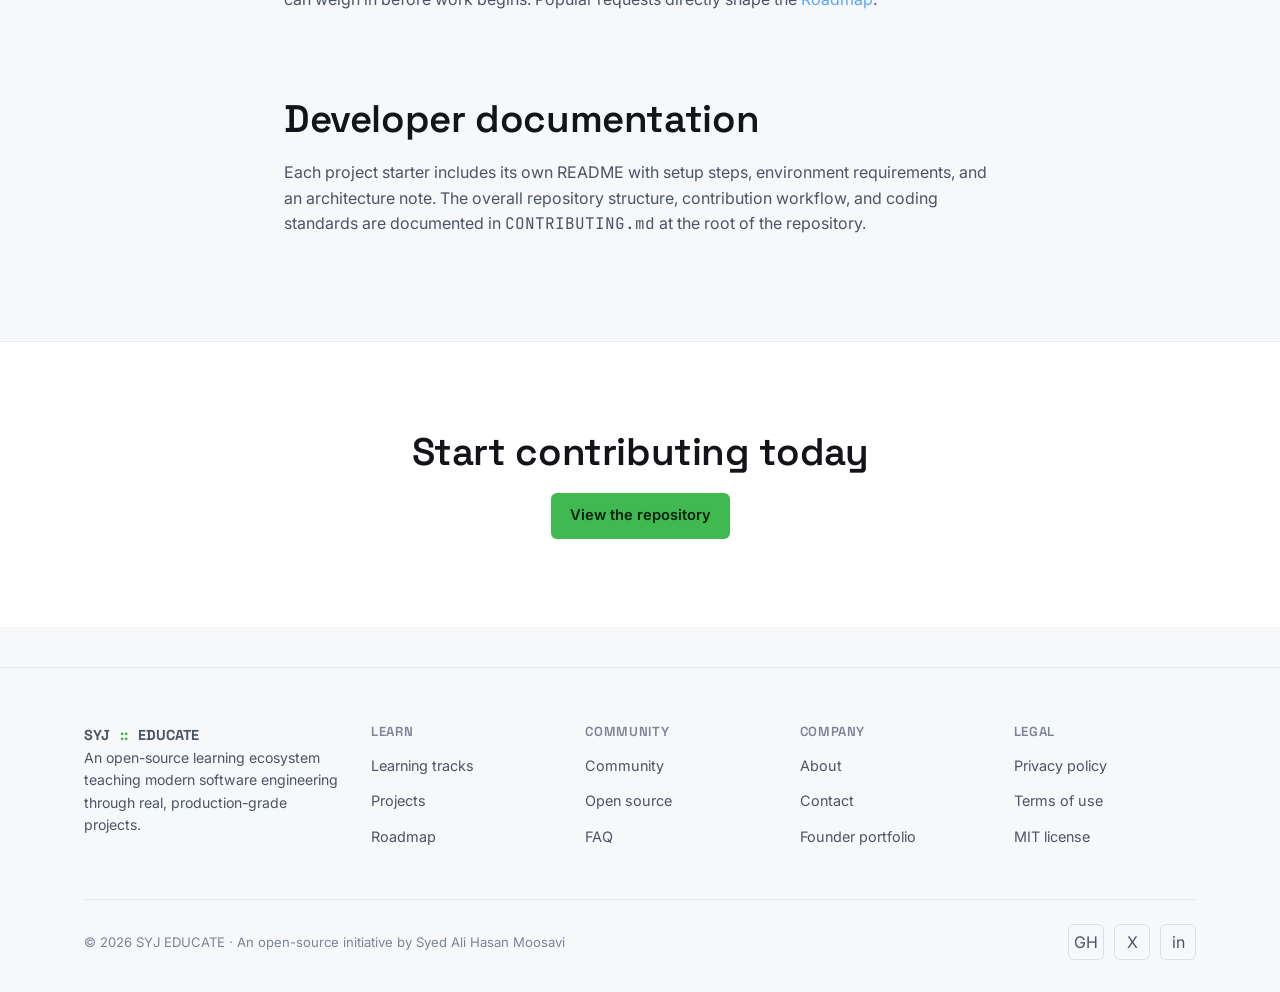
<file: open-source.html>
<!DOCTYPE html>
<html lang="en">
<head>
<meta charset="UTF-8">
<meta name="viewport" content="width=device-width, initial-scale=1.0">
<meta name="google-site-verification" content="RhRpM-kPpzv-uHKu5XET8z_0lpO1PIuzYQjgypyHrho" />
<title>Open Source — MIT License, Contributions &amp; Developer Docs | SYJ EDUCATE</title>
<meta name="description" content="SYJ EDUCATE is MIT-licensed and fully open source. Learn how to contribute code, report issues, request features, and read the developer documentation.">
<meta name="keywords" content="MIT license education, open source contribution guide, developer documentation, SYJ Educate GitHub, contribute curriculum">
<meta name="robots" content="index, follow">
<link rel="canonical" href="https://shalimoosavi.github.io/SYJ-EDU/open-source.html">
<meta property="og:type" content="website">
<meta property="og:title" content="Open Source | SYJ EDUCATE">
<meta property="og:description" content="MIT-licensed curriculum. Learn how to contribute, report issues, and read the developer docs.">
<meta property="og:url" content="https://shalimoosavi.github.io/SYJ-EDU/open-source.html">
<meta property="og:image" content="https://shalimoosavi.github.io/SYJ-EDU/images/og-cover.png">
<meta name="twitter:card" content="summary_large_image">
<meta name="twitter:title" content="Open Source | SYJ EDUCATE">
<meta name="twitter:description" content="MIT-licensed curriculum, contribution guide, and developer docs.">
<script type="application/ld+json">
{
  "@context": "https://schema.org",
  "@type": "BreadcrumbList",
  "itemListElement": [
    { "@type": "ListItem", "position": 1, "name": "Home", "item": "https://shalimoosavi.github.io/SYJ-EDU/" },
    { "@type": "ListItem", "position": 2, "name": "Open Source", "item": "https://shalimoosavi.github.io/SYJ-EDU/open-source.html" }
  ]
}
</script>
<link rel="icon" href="favicon.ico" sizes="any">
<link rel="icon" href="icons/icon.svg" type="image/svg+xml">
<link rel="manifest" href="site.webmanifest">
<meta name="theme-color" content="#12141a">
<link rel="preconnect" href="https://fonts.googleapis.com">
<link rel="preconnect" href="https://fonts.gstatic.com" crossorigin>
<link rel="stylesheet" href="https://fonts.googleapis.com/css2?family=Space+Grotesk:wght@500;600;700&family=Inter:wght@400;500;600&family=JetBrains+Mono:wght@400;500;700&display=swap">
<link rel="stylesheet" href="css/main.css">
</head>
<body>
<a href="#main" class="skip-link">Skip to content</a>
<header class="site-header">
  <div class="container nav-inner">
    <a href="index.html" class="brand">SYJ<span class="dot">::</span>EDUCATE</a>
    <nav aria-label="Primary">
      <ul class="nav-links">
        <li><a href="index.html">Home</a></li>
        <li><a href="about.html">About</a></li>
        <li><a href="tracks.html">Learning Tracks</a></li>
        <li><a href="projects.html">Projects</a></li>
        <li><a href="roadmap.html">Roadmap</a></li>
        <li><a href="community.html">Community</a></li>
        <li><a href="open-source.html" aria-current="page">Open Source</a></li>
        <li><a href="faq.html">FAQ</a></li>
        <li><a href="contact.html">Contact</a></li>
      </ul>
    </nav>
    <div class="nav-actions">
      <button class="theme-toggle" type="button" aria-pressed="false" aria-label="Toggle dark or light theme">
        <svg viewBox="0 0 24 24" fill="none" stroke="currentColor" stroke-width="2" aria-hidden="true"><circle cx="12" cy="12" r="4"/><path d="M12 2v2M12 20v2M4.9 4.9l1.4 1.4M17.7 17.7l1.4 1.4M2 12h2M20 12h2M4.9 19.1l1.4-1.4M17.7 6.3l1.4-1.4"/></svg>
      </button>
      <a class="btn btn-ghost btn-sm" href="https://github.com/SHalimoosavi/SYJ-EDU" rel="noopener">GitHub</a>
      <button class="nav-toggle" type="button" aria-label="Open menu" aria-expanded="false">
        <svg viewBox="0 0 24 24" width="20" height="20" fill="none" stroke="currentColor" stroke-width="2" aria-hidden="true"><path d="M3 6h18M3 12h18M3 18h18"/></svg>
      </button>
    </div>
  </div>
</header>

<main id="main">
  <div class="page-hero">
    <div class="container">
      <p class="breadcrumbs"><a href="index.html">Home</a><span class="sep">/</span><span class="current">Open Source</span></p>
      <span class="eyebrow">Open source</span>
      <h1>The curriculum is a repository, not a walled garden.</h1>
      <p class="lede">Every lesson, project starter, and reference solution lives in the public <a href="https://github.com/SHalimoosavi/SYJ-EDU" rel="noopener">SYJ-EDU</a> repository under the MIT License.</p>
    </div>
  </div>

  <section>
    <div class="container prose" style="max-width:760px;">
      <h2>MIT License</h2>
      <p>SYJ EDUCATE is released under the MIT License, one of the most permissive open-source licenses available. You may use, copy, modify, merge, publish, distribute, and even sell copies of the material, provided the original copyright and license notice is included. There is no warranty, and the license text in the repository is the authoritative source.</p>

      <h2>How to contribute</h2>
      <ul>
        <li><strong>Fix a lesson.</strong> Spotted unclear instructions or an outdated dependency? Open a pull request with the fix.</li>
        <li><strong>Add a project.</strong> New industry projects and track extensions are welcome — open an issue first to align on scope.</li>
        <li><strong>Improve accessibility or performance.</strong> Contributions to the site itself (this website) are just as welcome as curriculum contributions.</li>
        <li><strong>Translate a track.</strong> Community translations are on the roadmap and contributions are tracked via GitHub Discussions.</li>
      </ul>

      <h2>Reporting issues</h2>
      <p>Use <a href="https://github.com/SHalimoosavi/SYJ-EDU/issues" rel="noopener">GitHub Issues</a> for anything broken: failing starter code, incorrect instructions, or dead links. Include the track or project name and the exact step where things went wrong.</p>

      <h2>Requesting features</h2>
      <p>Feature and track requests go through <a href="https://github.com/SHalimoosavi/SYJ-EDU/discussions" rel="noopener">GitHub Discussions</a> rather than Issues, so the community can weigh in before work begins. Popular requests directly shape the <a href="roadmap.html">Roadmap</a>.</p>

      <h2>Developer documentation</h2>
      <p>Each project starter includes its own README with setup steps, environment requirements, and an architecture note. The overall repository structure, contribution workflow, and coding standards are documented in <code>CONTRIBUTING.md</code> at the root of the repository.</p>
    </div>
  </section>

  <section style="background:var(--surface);border-top:1px solid var(--border-soft);">
    <div class="container center">
      <h2>Start contributing today</h2>
      <a class="btn btn-primary" href="https://github.com/SHalimoosavi/SYJ-EDU" rel="noopener">View the repository</a>
    </div>
  </section>
</main>
<footer class="site-footer">
  <div class="container">
    <div class="footer-grid">
      <div class="footer-col footer-brand">
        <a href="index.html" class="brand">SYJ<span class="dot">::</span>EDUCATE</a>
        <p>An open-source learning ecosystem teaching modern software engineering through real, production-grade projects.</p>
      </div>
      <div class="footer-col"><h3>Learn</h3><ul><li><a href="tracks.html">Learning tracks</a></li><li><a href="projects.html">Projects</a></li><li><a href="roadmap.html">Roadmap</a></li></ul></div>
      <div class="footer-col"><h3>Community</h3><ul><li><a href="community.html">Community</a></li><li><a href="open-source.html">Open source</a></li><li><a href="faq.html">FAQ</a></li></ul></div>
      <div class="footer-col"><h3>Company</h3><ul><li><a href="about.html">About</a></li><li><a href="contact.html">Contact</a></li><li><a href="https://shalimoosavi.github.io/moosavi/" rel="noopener">Founder portfolio</a></li></ul></div>
      <div class="footer-col"><h3>Legal</h3><ul><li><a href="privacy.html">Privacy policy</a></li><li><a href="terms.html">Terms of use</a></li><li><a href="https://github.com/SHalimoosavi/SYJ-EDU/blob/main/LICENSE" rel="noopener">MIT license</a></li></ul></div>
    </div>
    <div class="footer-bottom">
      <p>&copy; <span data-year>2026</span> SYJ EDUCATE · An open-source initiative by Syed Ali Hasan Moosavi</p>
      <div class="social-row">
        <a href="https://github.com/SHalimoosavi" rel="noopener" aria-label="GitHub">GH</a>
        <a href="https://x.com/SHAliMoosavi" rel="noopener" aria-label="X (Twitter)">X</a>
        <a href="https://www.linkedin.com/in/shalimoosavi" rel="noopener" aria-label="LinkedIn">in</a>
      </div>
    </div>
  </div>
</footer>
<script src="js/main.js" defer></script>
</body>
</html>
</file>
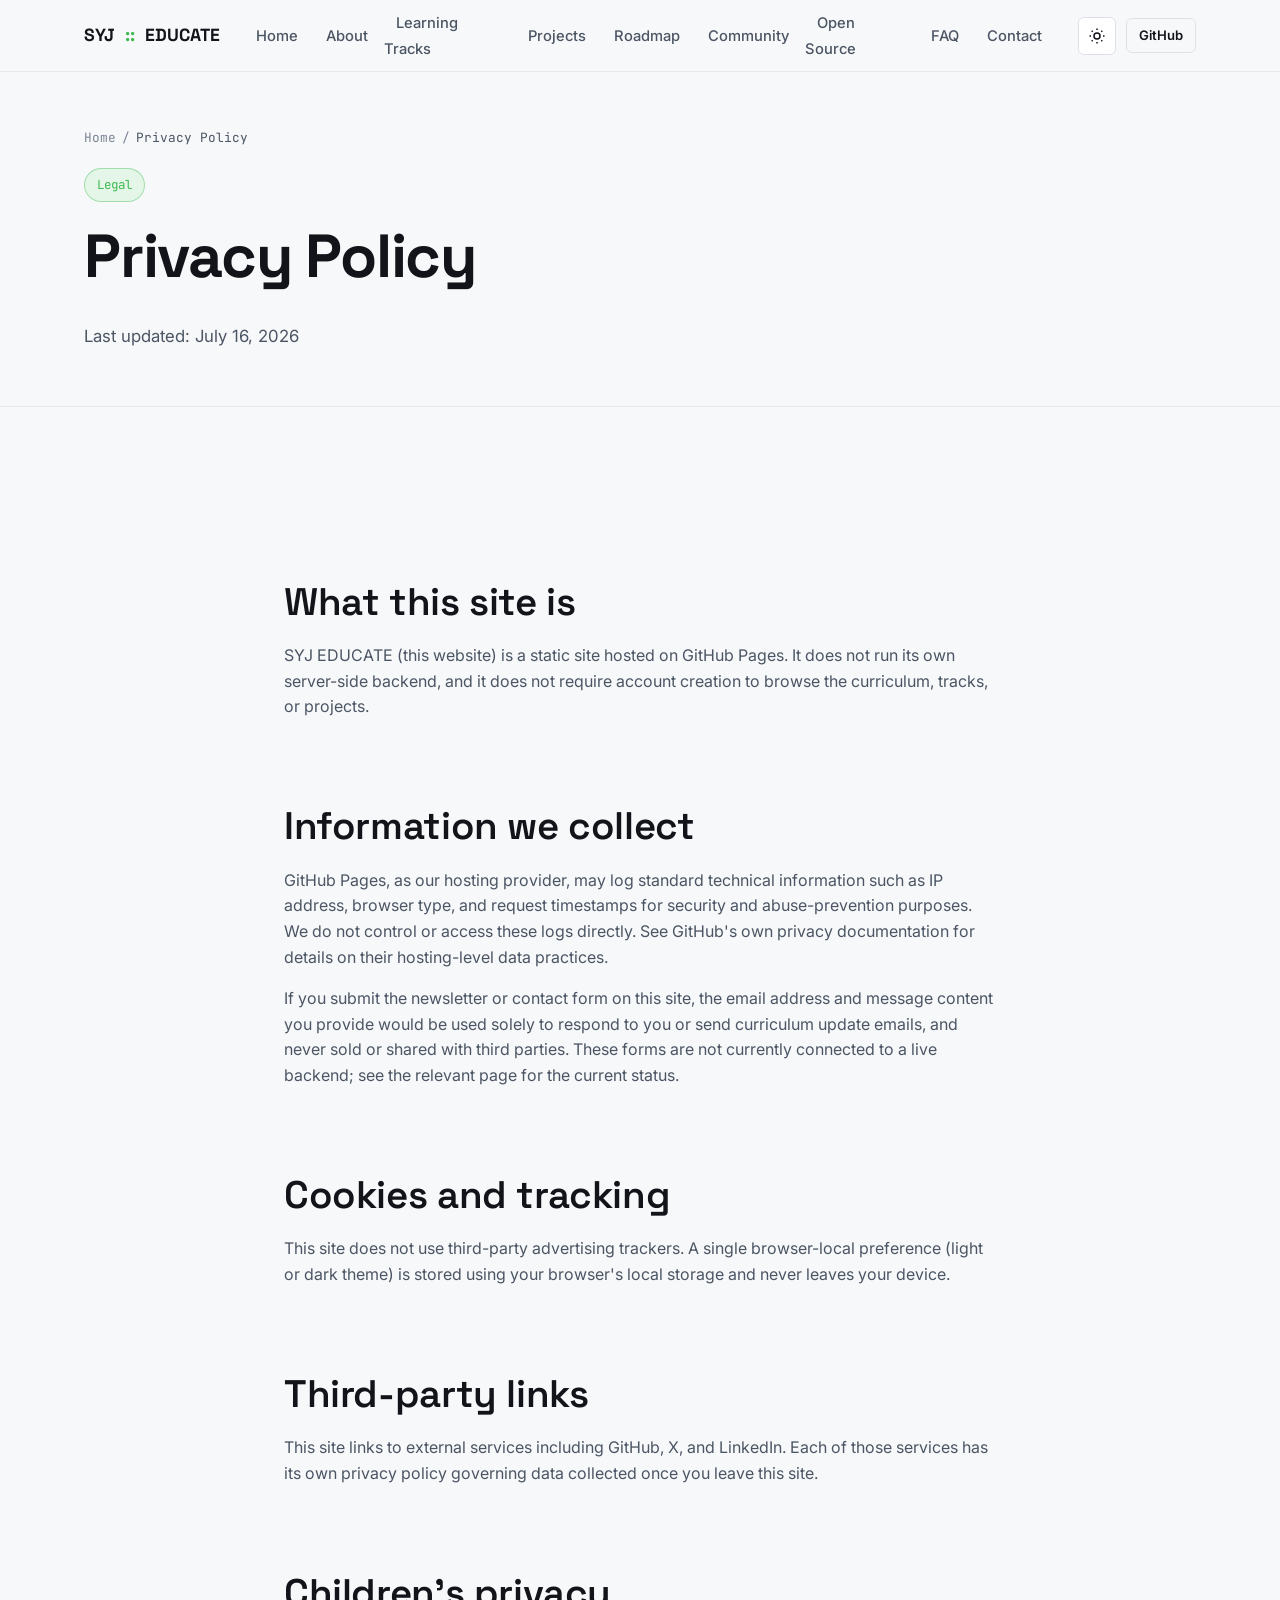
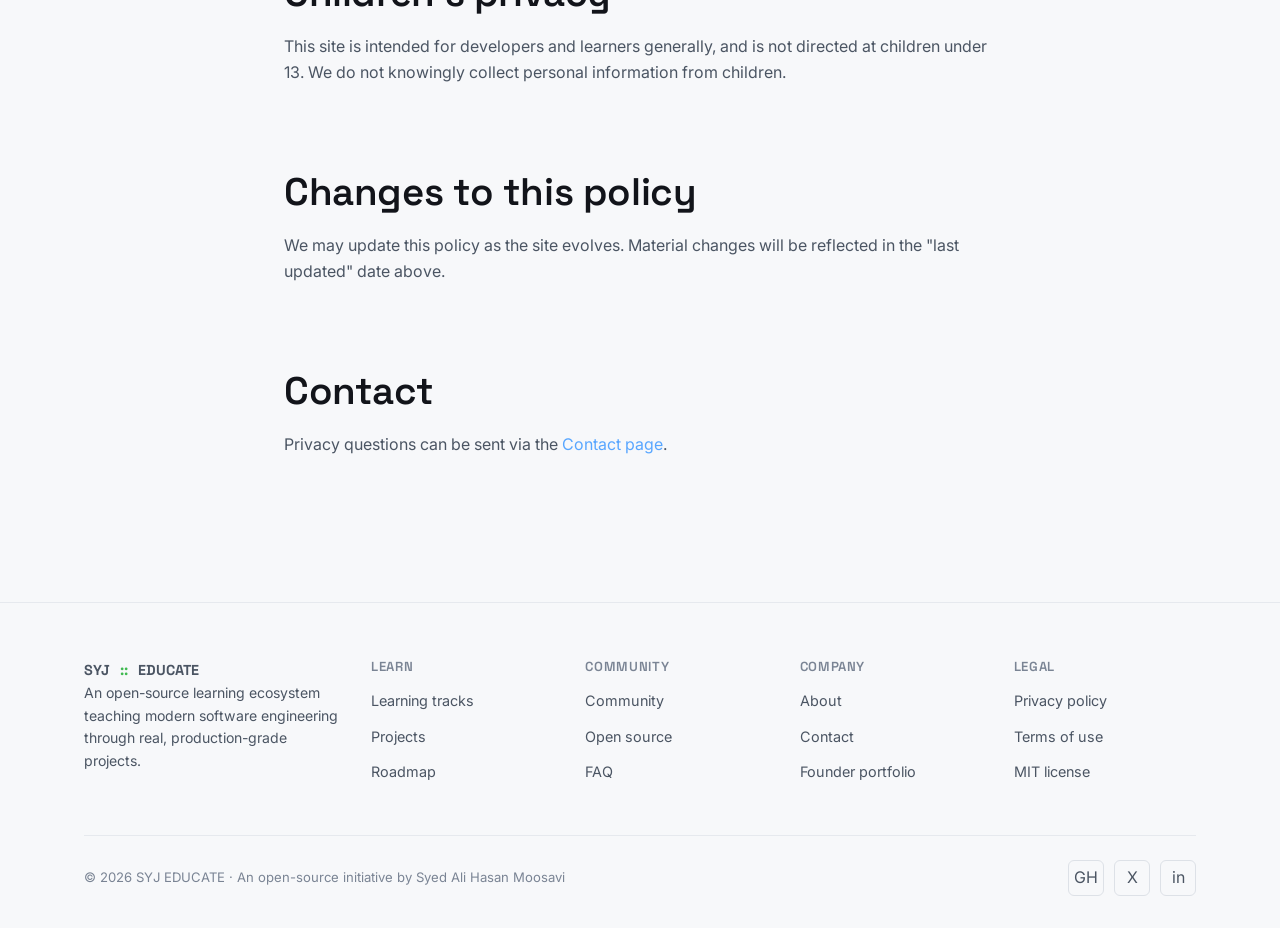
<file: privacy.html>
<!DOCTYPE html>
<html lang="en">
<head>
<meta charset="UTF-8">
<meta name="viewport" content="width=device-width, initial-scale=1.0">
<meta name="google-site-verification" content="RhRpM-kPpzv-uHKu5XET8z_0lpO1PIuzYQjgypyHrho" />
<title>Privacy Policy | SYJ EDUCATE</title>
<meta name="description" content="SYJ EDUCATE's privacy policy: what limited data is collected through this static site, how it is used, and how to contact us about privacy questions.">
<meta name="keywords" content="SYJ Educate privacy policy, data collection static site">
<meta name="robots" content="index, follow">
<link rel="canonical" href="https://shalimoosavi.github.io/SYJ-EDU/privacy.html">
<meta property="og:type" content="website">
<meta property="og:title" content="Privacy Policy | SYJ EDUCATE">
<meta property="og:description" content="What limited data is collected through this static site and how it is used.">
<meta property="og:url" content="https://shalimoosavi.github.io/SYJ-EDU/privacy.html">
<meta name="twitter:card" content="summary">
<meta name="twitter:title" content="Privacy Policy | SYJ EDUCATE">
<link rel="icon" href="favicon.ico" sizes="any">
<link rel="icon" href="icons/icon.svg" type="image/svg+xml">
<link rel="manifest" href="site.webmanifest">
<meta name="theme-color" content="#12141a">
<link rel="preconnect" href="https://fonts.googleapis.com">
<link rel="preconnect" href="https://fonts.gstatic.com" crossorigin>
<link rel="stylesheet" href="https://fonts.googleapis.com/css2?family=Space+Grotesk:wght@500;600;700&family=Inter:wght@400;500;600&family=JetBrains+Mono:wght@400;500;700&display=swap">
<link rel="stylesheet" href="css/main.css">
</head>
<body>
<a href="#main" class="skip-link">Skip to content</a>
<header class="site-header">
  <div class="container nav-inner">
    <a href="index.html" class="brand">SYJ<span class="dot">::</span>EDUCATE</a>
    <nav aria-label="Primary">
      <ul class="nav-links">
        <li><a href="index.html">Home</a></li>
        <li><a href="about.html">About</a></li>
        <li><a href="tracks.html">Learning Tracks</a></li>
        <li><a href="projects.html">Projects</a></li>
        <li><a href="roadmap.html">Roadmap</a></li>
        <li><a href="community.html">Community</a></li>
        <li><a href="open-source.html">Open Source</a></li>
        <li><a href="faq.html">FAQ</a></li>
        <li><a href="contact.html">Contact</a></li>
      </ul>
    </nav>
    <div class="nav-actions">
      <button class="theme-toggle" type="button" aria-pressed="false" aria-label="Toggle dark or light theme">
        <svg viewBox="0 0 24 24" fill="none" stroke="currentColor" stroke-width="2" aria-hidden="true"><circle cx="12" cy="12" r="4"/><path d="M12 2v2M12 20v2M4.9 4.9l1.4 1.4M17.7 17.7l1.4 1.4M2 12h2M20 12h2M4.9 19.1l1.4-1.4M17.7 6.3l1.4-1.4"/></svg>
      </button>
      <a class="btn btn-ghost btn-sm" href="https://github.com/SHalimoosavi/SYJ-EDU" rel="noopener">GitHub</a>
      <button class="nav-toggle" type="button" aria-label="Open menu" aria-expanded="false">
        <svg viewBox="0 0 24 24" width="20" height="20" fill="none" stroke="currentColor" stroke-width="2" aria-hidden="true"><path d="M3 6h18M3 12h18M3 18h18"/></svg>
      </button>
    </div>
  </div>
</header>

<main id="main">
  <div class="page-hero">
    <div class="container">
      <p class="breadcrumbs"><a href="index.html">Home</a><span class="sep">/</span><span class="current">Privacy Policy</span></p>
      <span class="eyebrow">Legal</span>
      <h1>Privacy Policy</h1>
      <p class="lede">Last updated: July 16, 2026</p>
    </div>
  </div>

  <section>
    <div class="container prose" style="max-width:760px;">
      <h2>What this site is</h2>
      <p>SYJ EDUCATE (this website) is a static site hosted on GitHub Pages. It does not run its own server-side backend, and it does not require account creation to browse the curriculum, tracks, or projects.</p>

      <h2>Information we collect</h2>
      <p>GitHub Pages, as our hosting provider, may log standard technical information such as IP address, browser type, and request timestamps for security and abuse-prevention purposes. We do not control or access these logs directly. See GitHub's own privacy documentation for details on their hosting-level data practices.</p>
      <p>If you submit the newsletter or contact form on this site, the email address and message content you provide would be used solely to respond to you or send curriculum update emails, and never sold or shared with third parties. These forms are not currently connected to a live backend; see the relevant page for the current status.</p>

      <h2>Cookies and tracking</h2>
      <p>This site does not use third-party advertising trackers. A single browser-local preference (light or dark theme) is stored using your browser's local storage and never leaves your device.</p>

      <h2>Third-party links</h2>
      <p>This site links to external services including GitHub, X, and LinkedIn. Each of those services has its own privacy policy governing data collected once you leave this site.</p>

      <h2>Children's privacy</h2>
      <p>This site is intended for developers and learners generally, and is not directed at children under 13. We do not knowingly collect personal information from children.</p>

      <h2>Changes to this policy</h2>
      <p>We may update this policy as the site evolves. Material changes will be reflected in the "last updated" date above.</p>

      <h2>Contact</h2>
      <p>Privacy questions can be sent via the <a href="contact.html">Contact page</a>.</p>
    </div>
  </section>
</main>
<footer class="site-footer">
  <div class="container">
    <div class="footer-grid">
      <div class="footer-col footer-brand">
        <a href="index.html" class="brand">SYJ<span class="dot">::</span>EDUCATE</a>
        <p>An open-source learning ecosystem teaching modern software engineering through real, production-grade projects.</p>
      </div>
      <div class="footer-col"><h3>Learn</h3><ul><li><a href="tracks.html">Learning tracks</a></li><li><a href="projects.html">Projects</a></li><li><a href="roadmap.html">Roadmap</a></li></ul></div>
      <div class="footer-col"><h3>Community</h3><ul><li><a href="community.html">Community</a></li><li><a href="open-source.html">Open source</a></li><li><a href="faq.html">FAQ</a></li></ul></div>
      <div class="footer-col"><h3>Company</h3><ul><li><a href="about.html">About</a></li><li><a href="contact.html">Contact</a></li><li><a href="https://shalimoosavi.github.io/moosavi/" rel="noopener">Founder portfolio</a></li></ul></div>
      <div class="footer-col"><h3>Legal</h3><ul><li><a href="privacy.html">Privacy policy</a></li><li><a href="terms.html">Terms of use</a></li><li><a href="https://github.com/SHalimoosavi/SYJ-EDU/blob/main/LICENSE" rel="noopener">MIT license</a></li></ul></div>
    </div>
    <div class="footer-bottom">
      <p>&copy; <span data-year>2026</span> SYJ EDUCATE · An open-source initiative by Syed Ali Hasan Moosavi</p>
      <div class="social-row">
        <a href="https://github.com/SHalimoosavi" rel="noopener" aria-label="GitHub">GH</a>
        <a href="https://x.com/SHAliMoosavi" rel="noopener" aria-label="X (Twitter)">X</a>
        <a href="https://www.linkedin.com/in/shalimoosavi" rel="noopener" aria-label="LinkedIn">in</a>
      </div>
    </div>
  </div>
</footer>
<script src="js/main.js" defer></script>
</body>
</html>
</file>
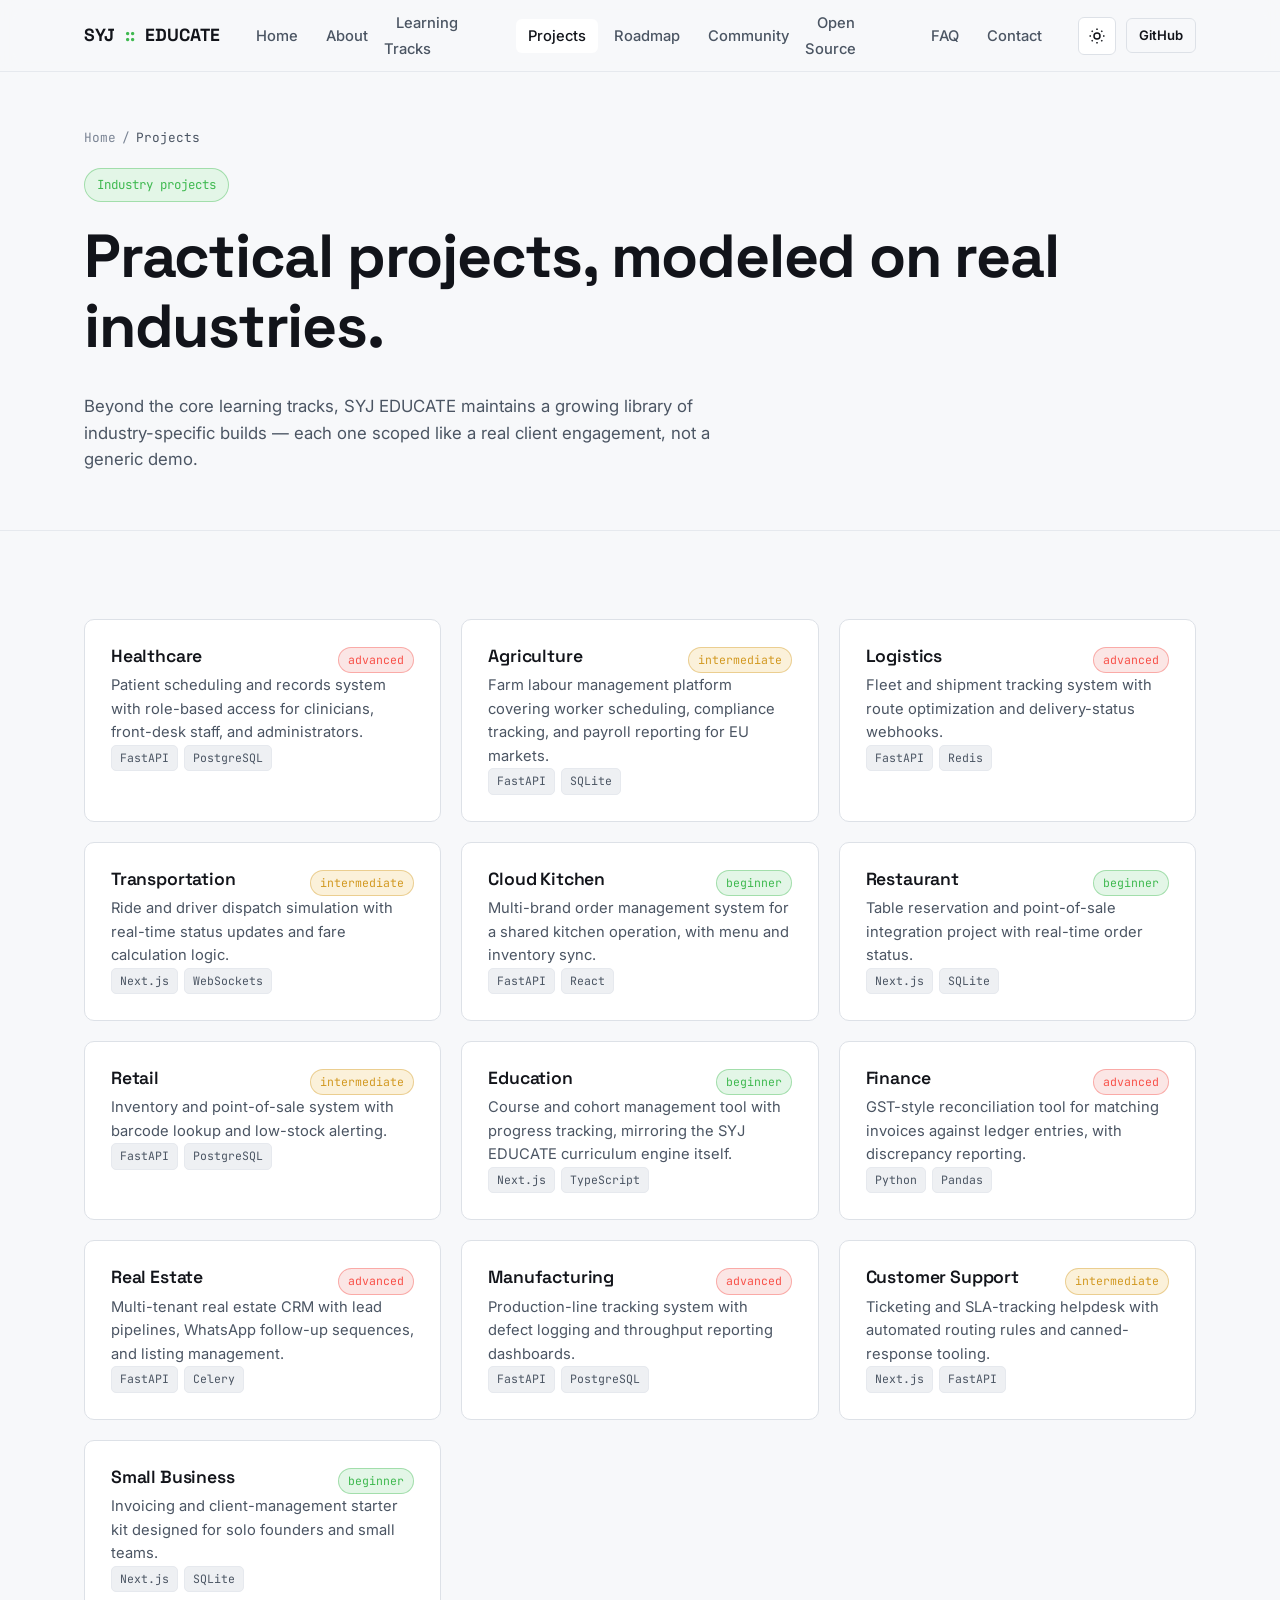
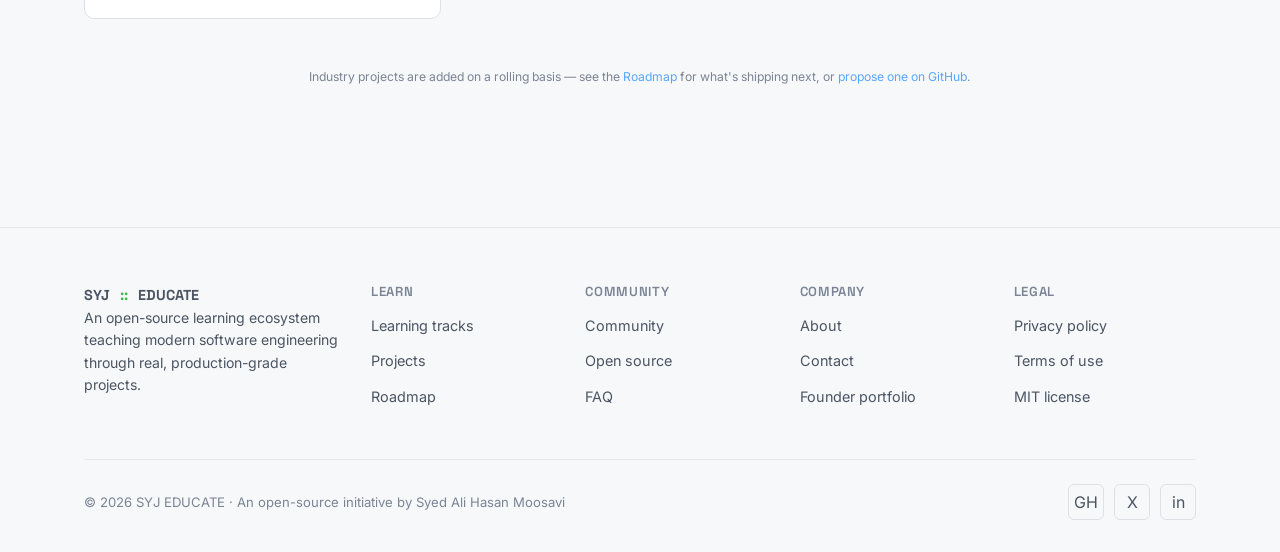
<file: projects.html>
<!DOCTYPE html>
<html lang="en">
<head>
<meta charset="UTF-8">
<meta name="viewport" content="width=device-width, initial-scale=1.0">
<meta name="google-site-verification" content="RhRpM-kPpzv-uHKu5XET8z_0lpO1PIuzYQjgypyHrho" />
<title>Industry Projects — Healthcare, Agriculture, Retail &amp; More | SYJ EDUCATE</title>
<meta name="description" content="Browse real, production-modeled industry projects from SYJ EDUCATE spanning healthcare, agriculture, logistics, retail, finance, real estate, manufacturing, and more.">
<meta name="keywords" content="industry software projects, healthcare software project, agriculture tech project, logistics software, retail SaaS project, real estate CRM project, manufacturing software, portfolio projects for developers">
<meta name="robots" content="index, follow">
<link rel="canonical" href="https://shalimoosavi.github.io/SYJ-EDU/projects.html">
<meta property="og:type" content="website">
<meta property="og:title" content="Industry Projects | SYJ EDUCATE">
<meta property="og:description" content="Real, production-modeled projects across 13 industries — from agriculture to finance — built as part of the SYJ EDUCATE curriculum.">
<meta property="og:url" content="https://shalimoosavi.github.io/SYJ-EDU/projects.html">
<meta property="og:image" content="https://shalimoosavi.github.io/SYJ-EDU/images/og-cover.png">
<meta name="twitter:card" content="summary_large_image">
<meta name="twitter:title" content="Industry Projects | SYJ EDUCATE">
<meta name="twitter:description" content="Real, production-modeled projects across 13 industries.">
<script type="application/ld+json">
{
  "@context": "https://schema.org",
  "@type": "BreadcrumbList",
  "itemListElement": [
    { "@type": "ListItem", "position": 1, "name": "Home", "item": "https://shalimoosavi.github.io/SYJ-EDU/" },
    { "@type": "ListItem", "position": 2, "name": "Projects", "item": "https://shalimoosavi.github.io/SYJ-EDU/projects.html" }
  ]
}
</script>
<link rel="icon" href="favicon.ico" sizes="any">
<link rel="icon" href="icons/icon.svg" type="image/svg+xml">
<link rel="manifest" href="site.webmanifest">
<meta name="theme-color" content="#12141a">
<link rel="preconnect" href="https://fonts.googleapis.com">
<link rel="preconnect" href="https://fonts.gstatic.com" crossorigin>
<link rel="stylesheet" href="https://fonts.googleapis.com/css2?family=Space+Grotesk:wght@500;600;700&family=Inter:wght@400;500;600&family=JetBrains+Mono:wght@400;500;700&display=swap">
<link rel="stylesheet" href="css/main.css">
</head>
<body>
<a href="#main" class="skip-link">Skip to content</a>
<header class="site-header">
  <div class="container nav-inner">
    <a href="index.html" class="brand">SYJ<span class="dot">::</span>EDUCATE</a>
    <nav aria-label="Primary">
      <ul class="nav-links">
        <li><a href="index.html">Home</a></li>
        <li><a href="about.html">About</a></li>
        <li><a href="tracks.html">Learning Tracks</a></li>
        <li><a href="projects.html" aria-current="page">Projects</a></li>
        <li><a href="roadmap.html">Roadmap</a></li>
        <li><a href="community.html">Community</a></li>
        <li><a href="open-source.html">Open Source</a></li>
        <li><a href="faq.html">FAQ</a></li>
        <li><a href="contact.html">Contact</a></li>
      </ul>
    </nav>
    <div class="nav-actions">
      <button class="theme-toggle" type="button" aria-pressed="false" aria-label="Toggle dark or light theme">
        <svg viewBox="0 0 24 24" fill="none" stroke="currentColor" stroke-width="2" aria-hidden="true"><circle cx="12" cy="12" r="4"/><path d="M12 2v2M12 20v2M4.9 4.9l1.4 1.4M17.7 17.7l1.4 1.4M2 12h2M20 12h2M4.9 19.1l1.4-1.4M17.7 6.3l1.4-1.4"/></svg>
      </button>
      <a class="btn btn-ghost btn-sm" href="https://github.com/SHalimoosavi/SYJ-EDU" rel="noopener">GitHub</a>
      <button class="nav-toggle" type="button" aria-label="Open menu" aria-expanded="false">
        <svg viewBox="0 0 24 24" width="20" height="20" fill="none" stroke="currentColor" stroke-width="2" aria-hidden="true"><path d="M3 6h18M3 12h18M3 18h18"/></svg>
      </button>
    </div>
  </div>
</header>

<main id="main">
  <div class="page-hero">
    <div class="container">
      <p class="breadcrumbs"><a href="index.html">Home</a><span class="sep">/</span><span class="current">Projects</span></p>
      <span class="eyebrow">Industry projects</span>
      <h1>Practical projects, modeled on real industries.</h1>
      <p class="lede">Beyond the core learning tracks, SYJ EDUCATE maintains a growing library of industry-specific builds — each one scoped like a real client engagement, not a generic demo.</p>
    </div>
  </div>

  <section>
    <div class="container">
      <div class="grid grid-3">

        <article class="card">
          <div class="track-top"><h3>Healthcare</h3><span class="diff-badge diff-advanced">advanced</span></div>
          <p>Patient scheduling and records system with role-based access for clinicians, front-desk staff, and administrators.</p>
          <div class="tag-row"><span class="tag">FastAPI</span><span class="tag">PostgreSQL</span></div>
        </article>

        <article class="card">
          <div class="track-top"><h3>Agriculture</h3><span class="diff-badge diff-intermediate">intermediate</span></div>
          <p>Farm labour management platform covering worker scheduling, compliance tracking, and payroll reporting for EU markets.</p>
          <div class="tag-row"><span class="tag">FastAPI</span><span class="tag">SQLite</span></div>
        </article>

        <article class="card">
          <div class="track-top"><h3>Logistics</h3><span class="diff-badge diff-advanced">advanced</span></div>
          <p>Fleet and shipment tracking system with route optimization and delivery-status webhooks.</p>
          <div class="tag-row"><span class="tag">FastAPI</span><span class="tag">Redis</span></div>
        </article>

        <article class="card">
          <div class="track-top"><h3>Transportation</h3><span class="diff-badge diff-intermediate">intermediate</span></div>
          <p>Ride and driver dispatch simulation with real-time status updates and fare calculation logic.</p>
          <div class="tag-row"><span class="tag">Next.js</span><span class="tag">WebSockets</span></div>
        </article>

        <article class="card">
          <div class="track-top"><h3>Cloud Kitchen</h3><span class="diff-badge diff-beginner">beginner</span></div>
          <p>Multi-brand order management system for a shared kitchen operation, with menu and inventory sync.</p>
          <div class="tag-row"><span class="tag">FastAPI</span><span class="tag">React</span></div>
        </article>

        <article class="card">
          <div class="track-top"><h3>Restaurant</h3><span class="diff-badge diff-beginner">beginner</span></div>
          <p>Table reservation and point-of-sale integration project with real-time order status.</p>
          <div class="tag-row"><span class="tag">Next.js</span><span class="tag">SQLite</span></div>
        </article>

        <article class="card">
          <div class="track-top"><h3>Retail</h3><span class="diff-badge diff-intermediate">intermediate</span></div>
          <p>Inventory and point-of-sale system with barcode lookup and low-stock alerting.</p>
          <div class="tag-row"><span class="tag">FastAPI</span><span class="tag">PostgreSQL</span></div>
        </article>

        <article class="card">
          <div class="track-top"><h3>Education</h3><span class="diff-badge diff-beginner">beginner</span></div>
          <p>Course and cohort management tool with progress tracking, mirroring the SYJ EDUCATE curriculum engine itself.</p>
          <div class="tag-row"><span class="tag">Next.js</span><span class="tag">TypeScript</span></div>
        </article>

        <article class="card">
          <div class="track-top"><h3>Finance</h3><span class="diff-badge diff-advanced">advanced</span></div>
          <p>GST-style reconciliation tool for matching invoices against ledger entries, with discrepancy reporting.</p>
          <div class="tag-row"><span class="tag">Python</span><span class="tag">Pandas</span></div>
        </article>

        <article class="card">
          <div class="track-top"><h3>Real Estate</h3><span class="diff-badge diff-advanced">advanced</span></div>
          <p>Multi-tenant real estate CRM with lead pipelines, WhatsApp follow-up sequences, and listing management.</p>
          <div class="tag-row"><span class="tag">FastAPI</span><span class="tag">Celery</span></div>
        </article>

        <article class="card">
          <div class="track-top"><h3>Manufacturing</h3><span class="diff-badge diff-advanced">advanced</span></div>
          <p>Production-line tracking system with defect logging and throughput reporting dashboards.</p>
          <div class="tag-row"><span class="tag">FastAPI</span><span class="tag">PostgreSQL</span></div>
        </article>

        <article class="card">
          <div class="track-top"><h3>Customer Support</h3><span class="diff-badge diff-intermediate">intermediate</span></div>
          <p>Ticketing and SLA-tracking helpdesk with automated routing rules and canned-response tooling.</p>
          <div class="tag-row"><span class="tag">Next.js</span><span class="tag">FastAPI</span></div>
        </article>

        <article class="card">
          <div class="track-top"><h3>Small Business</h3><span class="diff-badge diff-beginner">beginner</span></div>
          <p>Invoicing and client-management starter kit designed for solo founders and small teams.</p>
          <div class="tag-row"><span class="tag">Next.js</span><span class="tag">SQLite</span></div>
        </article>

      </div>
      <p class="form-note mt-lg center">Industry projects are added on a rolling basis — see the <a href="roadmap.html">Roadmap</a> for what's shipping next, or <a href="https://github.com/SHalimoosavi/SYJ-EDU/issues" rel="noopener">propose one on GitHub</a>.</p>
    </div>
  </section>
</main>
<footer class="site-footer">
  <div class="container">
    <div class="footer-grid">
      <div class="footer-col footer-brand">
        <a href="index.html" class="brand">SYJ<span class="dot">::</span>EDUCATE</a>
        <p>An open-source learning ecosystem teaching modern software engineering through real, production-grade projects.</p>
      </div>
      <div class="footer-col"><h3>Learn</h3><ul><li><a href="tracks.html">Learning tracks</a></li><li><a href="projects.html">Projects</a></li><li><a href="roadmap.html">Roadmap</a></li></ul></div>
      <div class="footer-col"><h3>Community</h3><ul><li><a href="community.html">Community</a></li><li><a href="open-source.html">Open source</a></li><li><a href="faq.html">FAQ</a></li></ul></div>
      <div class="footer-col"><h3>Company</h3><ul><li><a href="about.html">About</a></li><li><a href="contact.html">Contact</a></li><li><a href="https://shalimoosavi.github.io/moosavi/" rel="noopener">Founder portfolio</a></li></ul></div>
      <div class="footer-col"><h3>Legal</h3><ul><li><a href="privacy.html">Privacy policy</a></li><li><a href="terms.html">Terms of use</a></li><li><a href="https://github.com/SHalimoosavi/SYJ-EDU/blob/main/LICENSE" rel="noopener">MIT license</a></li></ul></div>
    </div>
    <div class="footer-bottom">
      <p>&copy; <span data-year>2026</span> SYJ EDUCATE · An open-source initiative by Syed Ali Hasan Moosavi</p>
      <div class="social-row">
        <a href="https://github.com/SHalimoosavi" rel="noopener" aria-label="GitHub">GH</a>
        <a href="https://x.com/SHAliMoosavi" rel="noopener" aria-label="X (Twitter)">X</a>
        <a href="https://www.linkedin.com/in/shalimoosavi" rel="noopener" aria-label="LinkedIn">in</a>
      </div>
    </div>
  </div>
</footer>
<script src="js/main.js" defer></script>
</body>
</html>
</file>
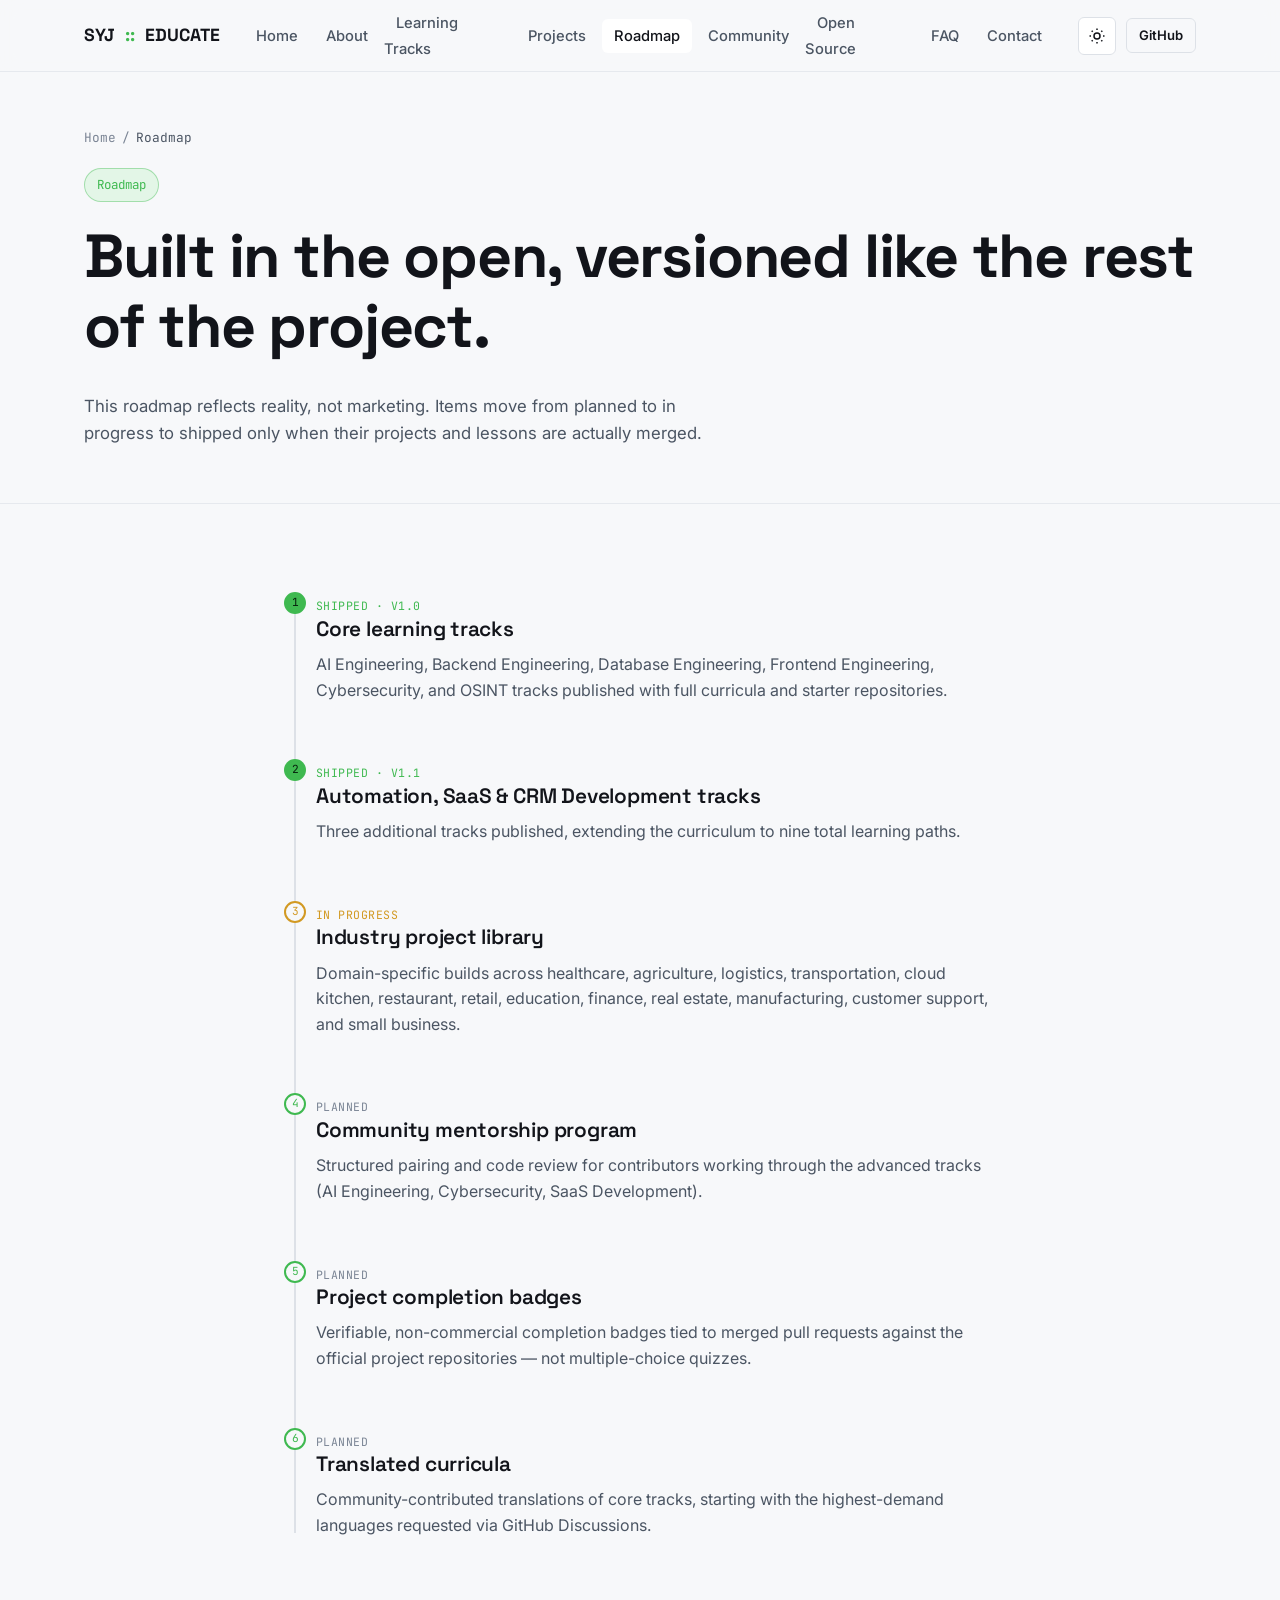
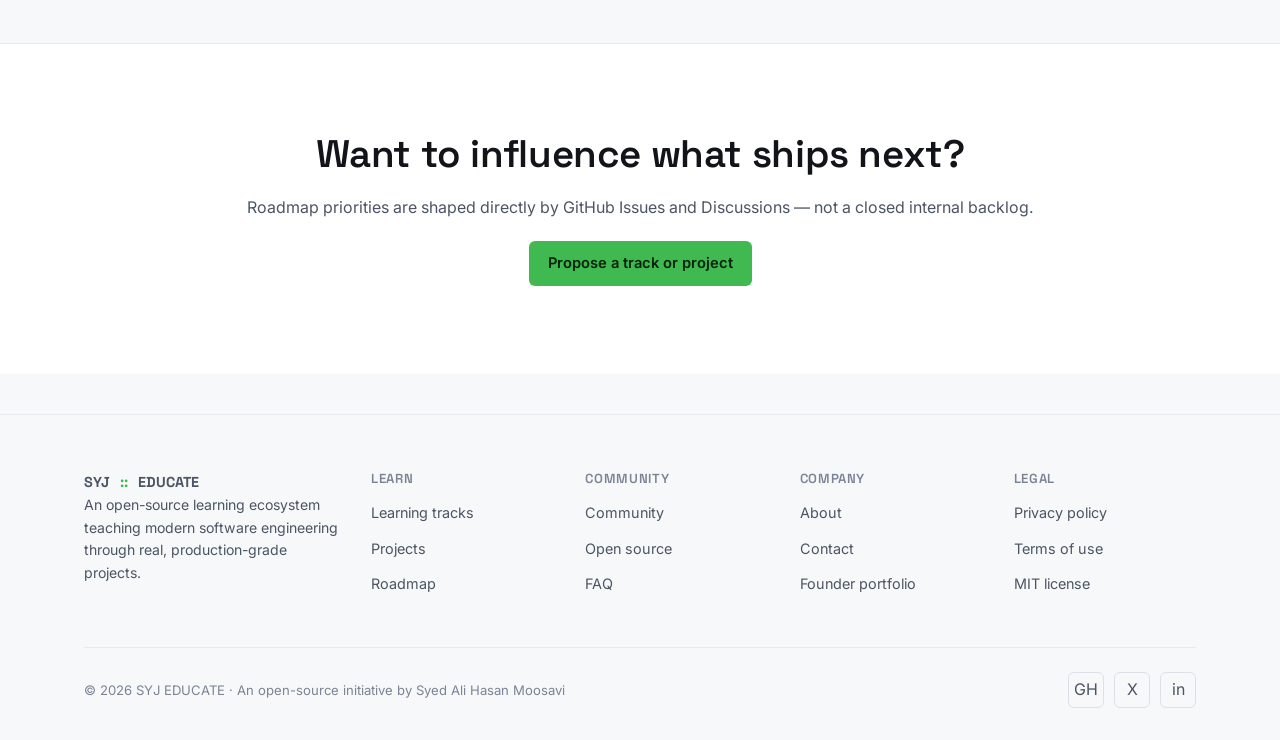
<file: roadmap.html>
<!DOCTYPE html>
<html lang="en">
<head>
<meta charset="UTF-8">
<meta name="viewport" content="width=device-width, initial-scale=1.0">
<meta name="google-site-verification" content="RhRpM-kPpzv-uHKu5XET8z_0lpO1PIuzYQjgypyHrho" />
<title>Roadmap — What's Shipped, In Progress &amp; Planned | SYJ EDUCATE</title>
<meta name="description" content="See exactly what SYJ EDUCATE has shipped, what's in progress, and what's planned next — from core learning tracks to the industry project library and community mentorship program.">
<meta name="keywords" content="SYJ Educate roadmap, open source curriculum roadmap, upcoming learning tracks, project roadmap developer education">
<meta name="robots" content="index, follow">
<link rel="canonical" href="https://shalimoosavi.github.io/SYJ-EDU/roadmap.html">
<meta property="og:type" content="website">
<meta property="og:title" content="Roadmap | SYJ EDUCATE">
<meta property="og:description" content="What's shipped, in progress, and planned for the SYJ EDUCATE curriculum.">
<meta property="og:url" content="https://shalimoosavi.github.io/SYJ-EDU/roadmap.html">
<meta property="og:image" content="https://shalimoosavi.github.io/SYJ-EDU/images/og-cover.png">
<meta name="twitter:card" content="summary_large_image">
<meta name="twitter:title" content="Roadmap | SYJ EDUCATE">
<meta name="twitter:description" content="What's shipped, in progress, and planned for the curriculum.">
<script type="application/ld+json">
{
  "@context": "https://schema.org",
  "@type": "BreadcrumbList",
  "itemListElement": [
    { "@type": "ListItem", "position": 1, "name": "Home", "item": "https://shalimoosavi.github.io/SYJ-EDU/" },
    { "@type": "ListItem", "position": 2, "name": "Roadmap", "item": "https://shalimoosavi.github.io/SYJ-EDU/roadmap.html" }
  ]
}
</script>
<link rel="icon" href="favicon.ico" sizes="any">
<link rel="icon" href="icons/icon.svg" type="image/svg+xml">
<link rel="manifest" href="site.webmanifest">
<meta name="theme-color" content="#12141a">
<link rel="preconnect" href="https://fonts.googleapis.com">
<link rel="preconnect" href="https://fonts.gstatic.com" crossorigin>
<link rel="stylesheet" href="https://fonts.googleapis.com/css2?family=Space+Grotesk:wght@500;600;700&family=Inter:wght@400;500;600&family=JetBrains+Mono:wght@400;500;700&display=swap">
<link rel="stylesheet" href="css/main.css">
</head>
<body>
<a href="#main" class="skip-link">Skip to content</a>
<header class="site-header">
  <div class="container nav-inner">
    <a href="index.html" class="brand">SYJ<span class="dot">::</span>EDUCATE</a>
    <nav aria-label="Primary">
      <ul class="nav-links">
        <li><a href="index.html">Home</a></li>
        <li><a href="about.html">About</a></li>
        <li><a href="tracks.html">Learning Tracks</a></li>
        <li><a href="projects.html">Projects</a></li>
        <li><a href="roadmap.html" aria-current="page">Roadmap</a></li>
        <li><a href="community.html">Community</a></li>
        <li><a href="open-source.html">Open Source</a></li>
        <li><a href="faq.html">FAQ</a></li>
        <li><a href="contact.html">Contact</a></li>
      </ul>
    </nav>
    <div class="nav-actions">
      <button class="theme-toggle" type="button" aria-pressed="false" aria-label="Toggle dark or light theme">
        <svg viewBox="0 0 24 24" fill="none" stroke="currentColor" stroke-width="2" aria-hidden="true"><circle cx="12" cy="12" r="4"/><path d="M12 2v2M12 20v2M4.9 4.9l1.4 1.4M17.7 17.7l1.4 1.4M2 12h2M20 12h2M4.9 19.1l1.4-1.4M17.7 6.3l1.4-1.4"/></svg>
      </button>
      <a class="btn btn-ghost btn-sm" href="https://github.com/SHalimoosavi/SYJ-EDU" rel="noopener">GitHub</a>
      <button class="nav-toggle" type="button" aria-label="Open menu" aria-expanded="false">
        <svg viewBox="0 0 24 24" width="20" height="20" fill="none" stroke="currentColor" stroke-width="2" aria-hidden="true"><path d="M3 6h18M3 12h18M3 18h18"/></svg>
      </button>
    </div>
  </div>
</header>

<main id="main">
  <div class="page-hero">
    <div class="container">
      <p class="breadcrumbs"><a href="index.html">Home</a><span class="sep">/</span><span class="current">Roadmap</span></p>
      <span class="eyebrow">Roadmap</span>
      <h1>Built in the open, versioned like the rest of the project.</h1>
      <p class="lede">This roadmap reflects reality, not marketing. Items move from planned to in progress to shipped only when their projects and lessons are actually merged.</p>
    </div>
  </div>

  <section>
    <div class="container" style="max-width:760px;">
      <div class="timeline">
        <div class="timeline-item done">
          <span class="timeline-num">1</span>
          <span class="timeline-status">Shipped · v1.0</span>
          <h3>Core learning tracks</h3>
          <p>AI Engineering, Backend Engineering, Database Engineering, Frontend Engineering, Cybersecurity, and OSINT tracks published with full curricula and starter repositories.</p>
        </div>
        <div class="timeline-item done">
          <span class="timeline-num">2</span>
          <span class="timeline-status">Shipped · v1.1</span>
          <h3>Automation, SaaS &amp; CRM Development tracks</h3>
          <p>Three additional tracks published, extending the curriculum to nine total learning paths.</p>
        </div>
        <div class="timeline-item wip">
          <span class="timeline-num">3</span>
          <span class="timeline-status">In progress</span>
          <h3>Industry project library</h3>
          <p>Domain-specific builds across healthcare, agriculture, logistics, transportation, cloud kitchen, restaurant, retail, education, finance, real estate, manufacturing, customer support, and small business.</p>
        </div>
        <div class="timeline-item todo">
          <span class="timeline-num">4</span>
          <span class="timeline-status">Planned</span>
          <h3>Community mentorship program</h3>
          <p>Structured pairing and code review for contributors working through the advanced tracks (AI Engineering, Cybersecurity, SaaS Development).</p>
        </div>
        <div class="timeline-item todo">
          <span class="timeline-num">5</span>
          <span class="timeline-status">Planned</span>
          <h3>Project completion badges</h3>
          <p>Verifiable, non-commercial completion badges tied to merged pull requests against the official project repositories — not multiple-choice quizzes.</p>
        </div>
        <div class="timeline-item todo">
          <span class="timeline-num">6</span>
          <span class="timeline-status">Planned</span>
          <h3>Translated curricula</h3>
          <p>Community-contributed translations of core tracks, starting with the highest-demand languages requested via GitHub Discussions.</p>
        </div>
      </div>
    </div>
  </section>

  <section style="background:var(--surface);border-top:1px solid var(--border-soft);">
    <div class="container center">
      <h2>Want to influence what ships next?</h2>
      <p class="lede" style="margin:0 auto 20px;">Roadmap priorities are shaped directly by GitHub Issues and Discussions — not a closed internal backlog.</p>
      <a class="btn btn-primary" href="https://github.com/SHalimoosavi/SYJ-EDU/issues" rel="noopener">Propose a track or project</a>
    </div>
  </section>
</main>
<footer class="site-footer">
  <div class="container">
    <div class="footer-grid">
      <div class="footer-col footer-brand">
        <a href="index.html" class="brand">SYJ<span class="dot">::</span>EDUCATE</a>
        <p>An open-source learning ecosystem teaching modern software engineering through real, production-grade projects.</p>
      </div>
      <div class="footer-col"><h3>Learn</h3><ul><li><a href="tracks.html">Learning tracks</a></li><li><a href="projects.html">Projects</a></li><li><a href="roadmap.html">Roadmap</a></li></ul></div>
      <div class="footer-col"><h3>Community</h3><ul><li><a href="community.html">Community</a></li><li><a href="open-source.html">Open source</a></li><li><a href="faq.html">FAQ</a></li></ul></div>
      <div class="footer-col"><h3>Company</h3><ul><li><a href="about.html">About</a></li><li><a href="contact.html">Contact</a></li><li><a href="https://shalimoosavi.github.io/moosavi/" rel="noopener">Founder portfolio</a></li></ul></div>
      <div class="footer-col"><h3>Legal</h3><ul><li><a href="privacy.html">Privacy policy</a></li><li><a href="terms.html">Terms of use</a></li><li><a href="https://github.com/SHalimoosavi/SYJ-EDU/blob/main/LICENSE" rel="noopener">MIT license</a></li></ul></div>
    </div>
    <div class="footer-bottom">
      <p>&copy; <span data-year>2026</span> SYJ EDUCATE · An open-source initiative by Syed Ali Hasan Moosavi</p>
      <div class="social-row">
        <a href="https://github.com/SHalimoosavi" rel="noopener" aria-label="GitHub">GH</a>
        <a href="https://x.com/SHAliMoosavi" rel="noopener" aria-label="X (Twitter)">X</a>
        <a href="https://www.linkedin.com/in/shalimoosavi" rel="noopener" aria-label="LinkedIn">in</a>
      </div>
    </div>
  </div>
</footer>
<script src="js/main.js" defer></script>
</body>
</html>
</file>
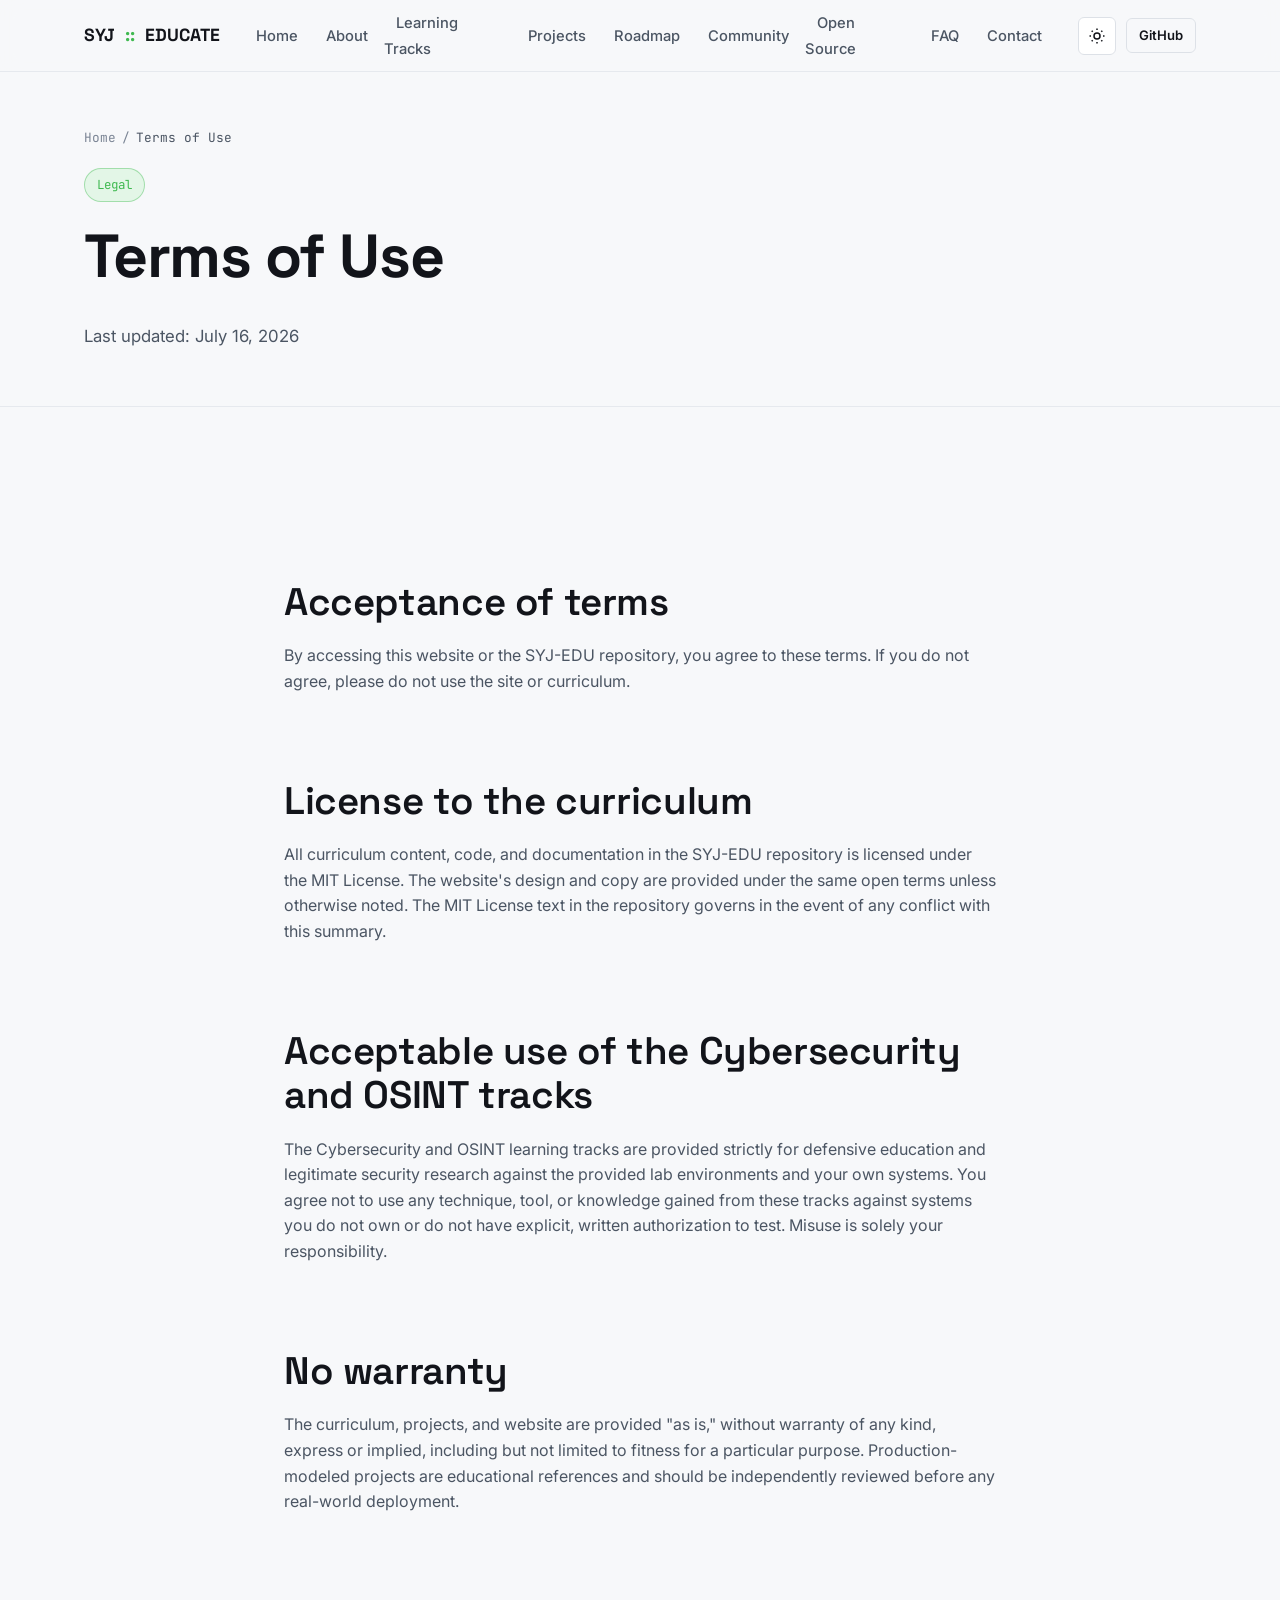
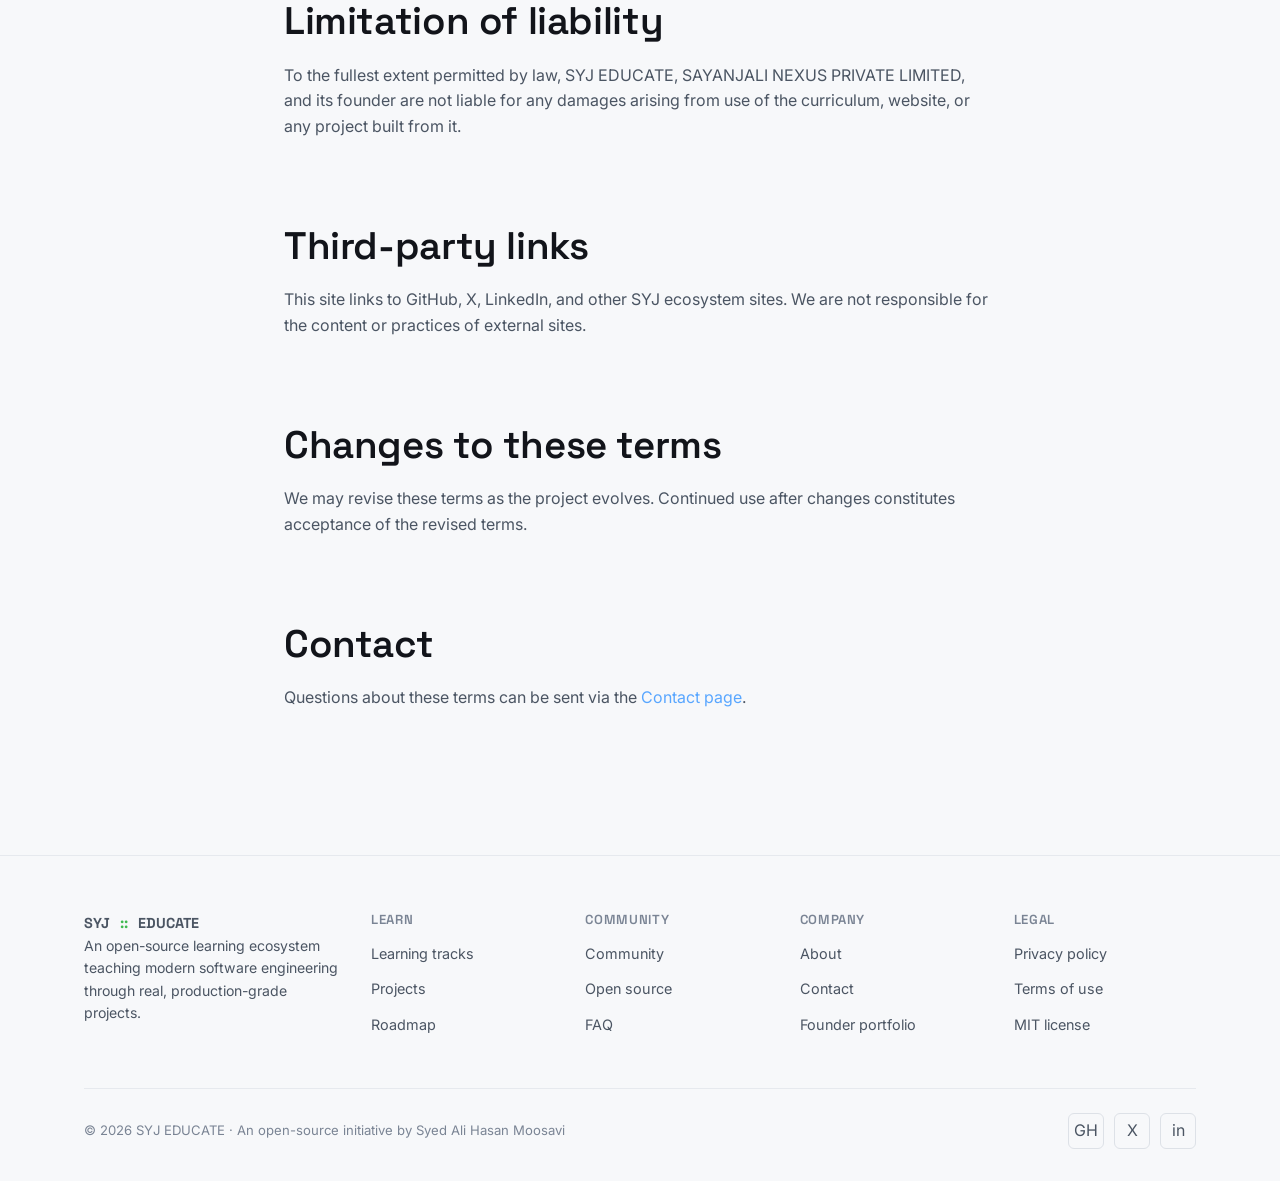
<file: terms.html>
<!DOCTYPE html>
<html lang="en">
<head>
<meta charset="UTF-8">
<meta name="viewport" content="width=device-width, initial-scale=1.0">
<meta name="google-site-verification" content="RhRpM-kPpzv-uHKu5XET8z_0lpO1PIuzYQjgypyHrho" />
<title>Terms of Use | SYJ EDUCATE</title>
<meta name="description" content="Terms of use for SYJ EDUCATE, covering the MIT-licensed curriculum, acceptable use of the Cybersecurity and OSINT tracks, and disclaimers of warranty.">
<meta name="keywords" content="SYJ Educate terms of use, MIT license terms, acceptable use policy education">
<meta name="robots" content="index, follow">
<link rel="canonical" href="https://shalimoosavi.github.io/SYJ-EDU/terms.html">
<meta property="og:type" content="website">
<meta property="og:title" content="Terms of Use | SYJ EDUCATE">
<meta property="og:description" content="Terms of use for the MIT-licensed curriculum and website.">
<meta property="og:url" content="https://shalimoosavi.github.io/SYJ-EDU/terms.html">
<meta name="twitter:card" content="summary">
<meta name="twitter:title" content="Terms of Use | SYJ EDUCATE">
<link rel="icon" href="favicon.ico" sizes="any">
<link rel="icon" href="icons/icon.svg" type="image/svg+xml">
<link rel="manifest" href="site.webmanifest">
<meta name="theme-color" content="#12141a">
<link rel="preconnect" href="https://fonts.googleapis.com">
<link rel="preconnect" href="https://fonts.gstatic.com" crossorigin>
<link rel="stylesheet" href="https://fonts.googleapis.com/css2?family=Space+Grotesk:wght@500;600;700&family=Inter:wght@400;500;600&family=JetBrains+Mono:wght@400;500;700&display=swap">
<link rel="stylesheet" href="css/main.css">
</head>
<body>
<a href="#main" class="skip-link">Skip to content</a>
<header class="site-header">
  <div class="container nav-inner">
    <a href="index.html" class="brand">SYJ<span class="dot">::</span>EDUCATE</a>
    <nav aria-label="Primary">
      <ul class="nav-links">
        <li><a href="index.html">Home</a></li>
        <li><a href="about.html">About</a></li>
        <li><a href="tracks.html">Learning Tracks</a></li>
        <li><a href="projects.html">Projects</a></li>
        <li><a href="roadmap.html">Roadmap</a></li>
        <li><a href="community.html">Community</a></li>
        <li><a href="open-source.html">Open Source</a></li>
        <li><a href="faq.html">FAQ</a></li>
        <li><a href="contact.html">Contact</a></li>
      </ul>
    </nav>
    <div class="nav-actions">
      <button class="theme-toggle" type="button" aria-pressed="false" aria-label="Toggle dark or light theme">
        <svg viewBox="0 0 24 24" fill="none" stroke="currentColor" stroke-width="2" aria-hidden="true"><circle cx="12" cy="12" r="4"/><path d="M12 2v2M12 20v2M4.9 4.9l1.4 1.4M17.7 17.7l1.4 1.4M2 12h2M20 12h2M4.9 19.1l1.4-1.4M17.7 6.3l1.4-1.4"/></svg>
      </button>
      <a class="btn btn-ghost btn-sm" href="https://github.com/SHalimoosavi/SYJ-EDU" rel="noopener">GitHub</a>
      <button class="nav-toggle" type="button" aria-label="Open menu" aria-expanded="false">
        <svg viewBox="0 0 24 24" width="20" height="20" fill="none" stroke="currentColor" stroke-width="2" aria-hidden="true"><path d="M3 6h18M3 12h18M3 18h18"/></svg>
      </button>
    </div>
  </div>
</header>

<main id="main">
  <div class="page-hero">
    <div class="container">
      <p class="breadcrumbs"><a href="index.html">Home</a><span class="sep">/</span><span class="current">Terms of Use</span></p>
      <span class="eyebrow">Legal</span>
      <h1>Terms of Use</h1>
      <p class="lede">Last updated: July 16, 2026</p>
    </div>
  </div>

  <section>
    <div class="container prose" style="max-width:760px;">
      <h2>Acceptance of terms</h2>
      <p>By accessing this website or the SYJ-EDU repository, you agree to these terms. If you do not agree, please do not use the site or curriculum.</p>

      <h2>License to the curriculum</h2>
      <p>All curriculum content, code, and documentation in the SYJ-EDU repository is licensed under the MIT License. The website's design and copy are provided under the same open terms unless otherwise noted. The MIT License text in the repository governs in the event of any conflict with this summary.</p>

      <h2>Acceptable use of the Cybersecurity and OSINT tracks</h2>
      <p>The Cybersecurity and OSINT learning tracks are provided strictly for defensive education and legitimate security research against the provided lab environments and your own systems. You agree not to use any technique, tool, or knowledge gained from these tracks against systems you do not own or do not have explicit, written authorization to test. Misuse is solely your responsibility.</p>

      <h2>No warranty</h2>
      <p>The curriculum, projects, and website are provided "as is," without warranty of any kind, express or implied, including but not limited to fitness for a particular purpose. Production-modeled projects are educational references and should be independently reviewed before any real-world deployment.</p>

      <h2>Limitation of liability</h2>
      <p>To the fullest extent permitted by law, SYJ EDUCATE, SAYANJALI NEXUS PRIVATE LIMITED, and its founder are not liable for any damages arising from use of the curriculum, website, or any project built from it.</p>

      <h2>Third-party links</h2>
      <p>This site links to GitHub, X, LinkedIn, and other SYJ ecosystem sites. We are not responsible for the content or practices of external sites.</p>

      <h2>Changes to these terms</h2>
      <p>We may revise these terms as the project evolves. Continued use after changes constitutes acceptance of the revised terms.</p>

      <h2>Contact</h2>
      <p>Questions about these terms can be sent via the <a href="contact.html">Contact page</a>.</p>
    </div>
  </section>
</main>
<footer class="site-footer">
  <div class="container">
    <div class="footer-grid">
      <div class="footer-col footer-brand">
        <a href="index.html" class="brand">SYJ<span class="dot">::</span>EDUCATE</a>
        <p>An open-source learning ecosystem teaching modern software engineering through real, production-grade projects.</p>
      </div>
      <div class="footer-col"><h3>Learn</h3><ul><li><a href="tracks.html">Learning tracks</a></li><li><a href="projects.html">Projects</a></li><li><a href="roadmap.html">Roadmap</a></li></ul></div>
      <div class="footer-col"><h3>Community</h3><ul><li><a href="community.html">Community</a></li><li><a href="open-source.html">Open source</a></li><li><a href="faq.html">FAQ</a></li></ul></div>
      <div class="footer-col"><h3>Company</h3><ul><li><a href="about.html">About</a></li><li><a href="contact.html">Contact</a></li><li><a href="https://shalimoosavi.github.io/moosavi/" rel="noopener">Founder portfolio</a></li></ul></div>
      <div class="footer-col"><h3>Legal</h3><ul><li><a href="privacy.html">Privacy policy</a></li><li><a href="terms.html">Terms of use</a></li><li><a href="https://github.com/SHalimoosavi/SYJ-EDU/blob/main/LICENSE" rel="noopener">MIT license</a></li></ul></div>
    </div>
    <div class="footer-bottom">
      <p>&copy; <span data-year>2026</span> SYJ EDUCATE · An open-source initiative by Syed Ali Hasan Moosavi</p>
      <div class="social-row">
        <a href="https://github.com/SHalimoosavi" rel="noopener" aria-label="GitHub">GH</a>
        <a href="https://x.com/SHAliMoosavi" rel="noopener" aria-label="X (Twitter)">X</a>
        <a href="https://www.linkedin.com/in/shalimoosavi" rel="noopener" aria-label="LinkedIn">in</a>
      </div>
    </div>
  </div>
</footer>
<script src="js/main.js" defer></script>
</body>
</html>
</file>
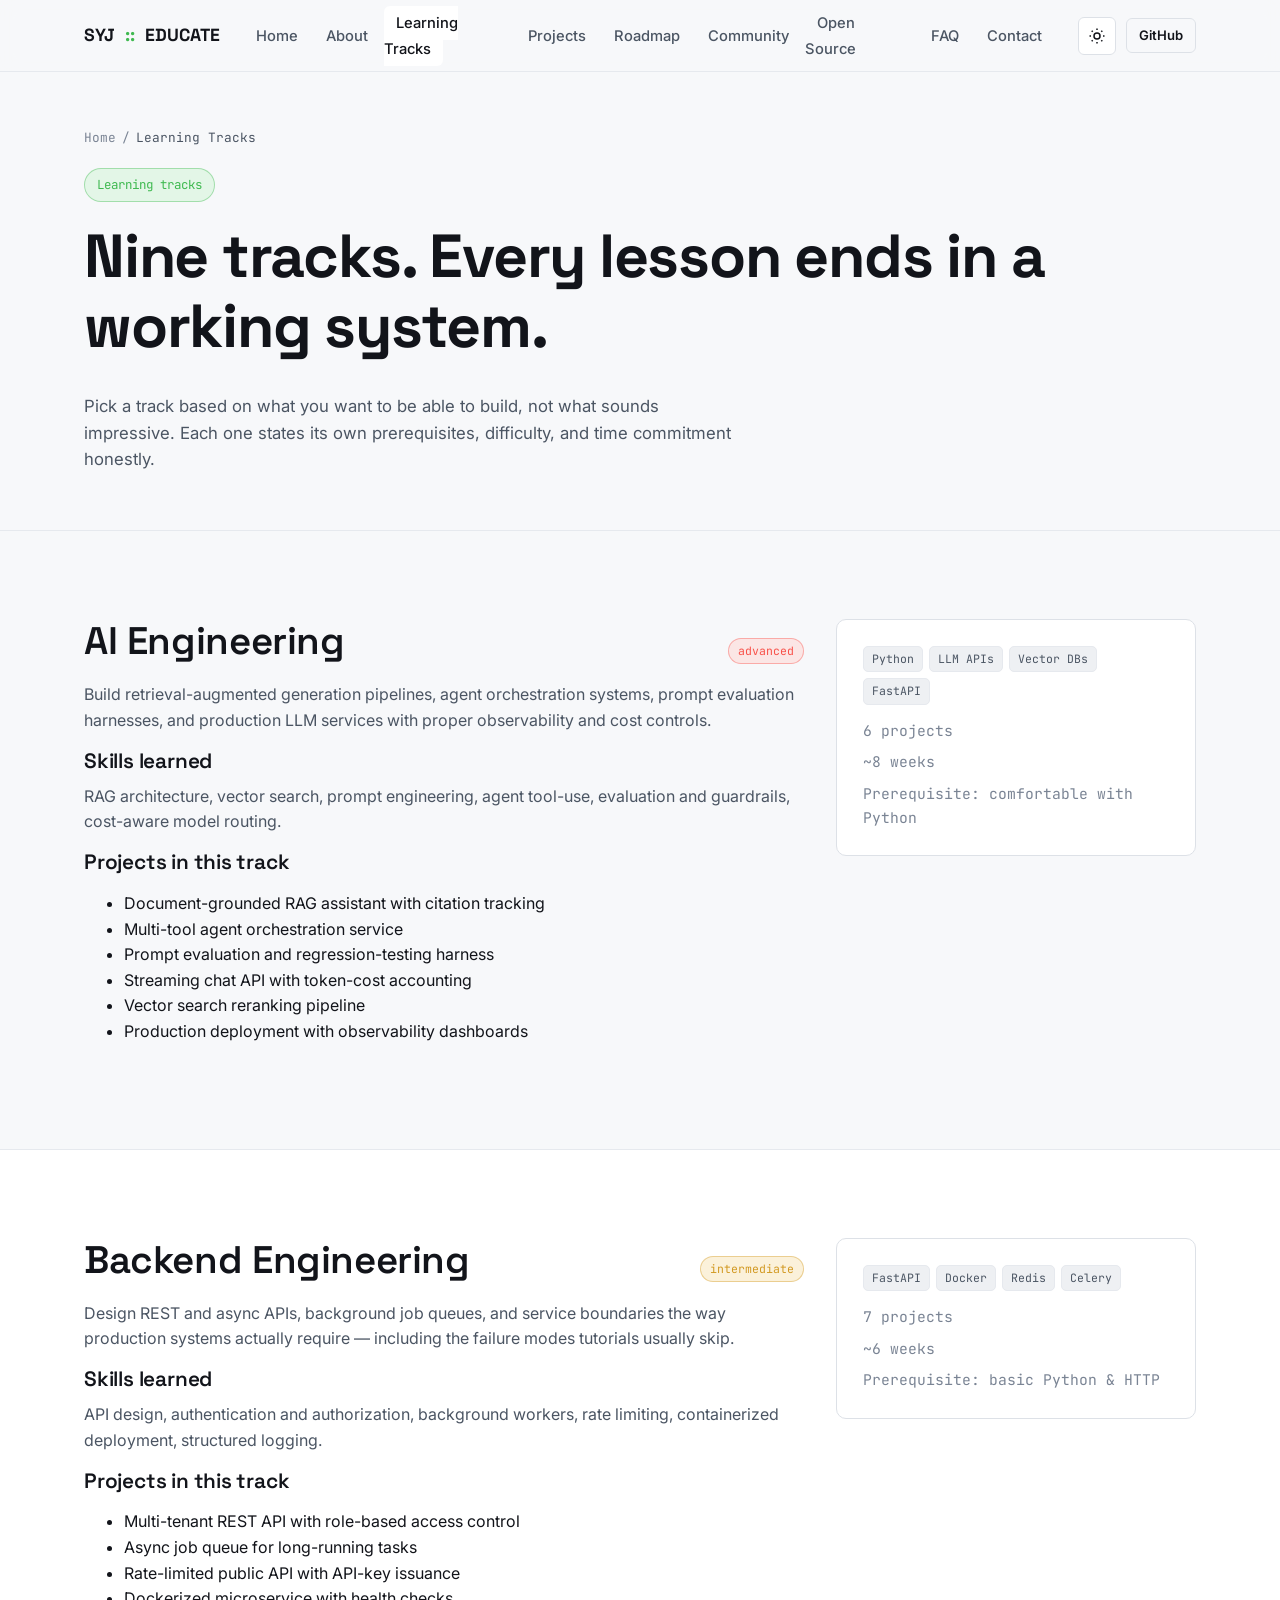
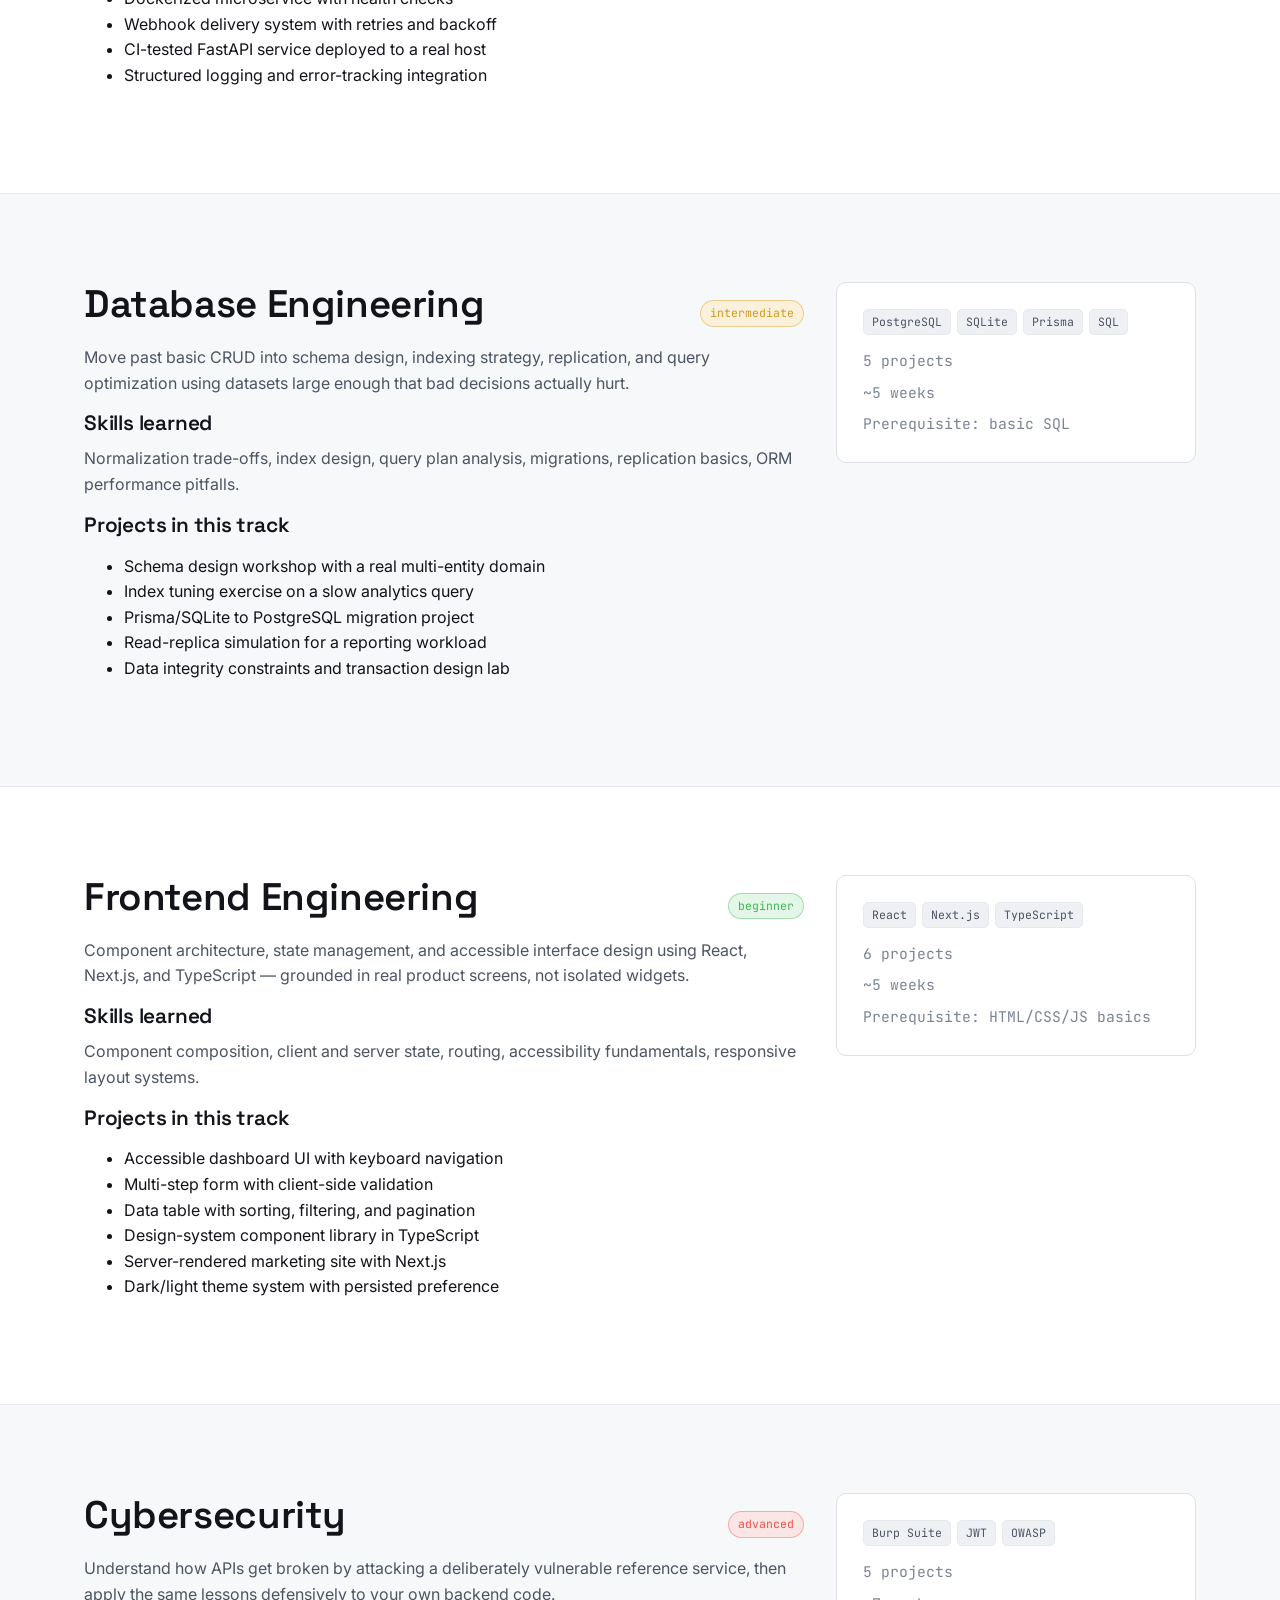
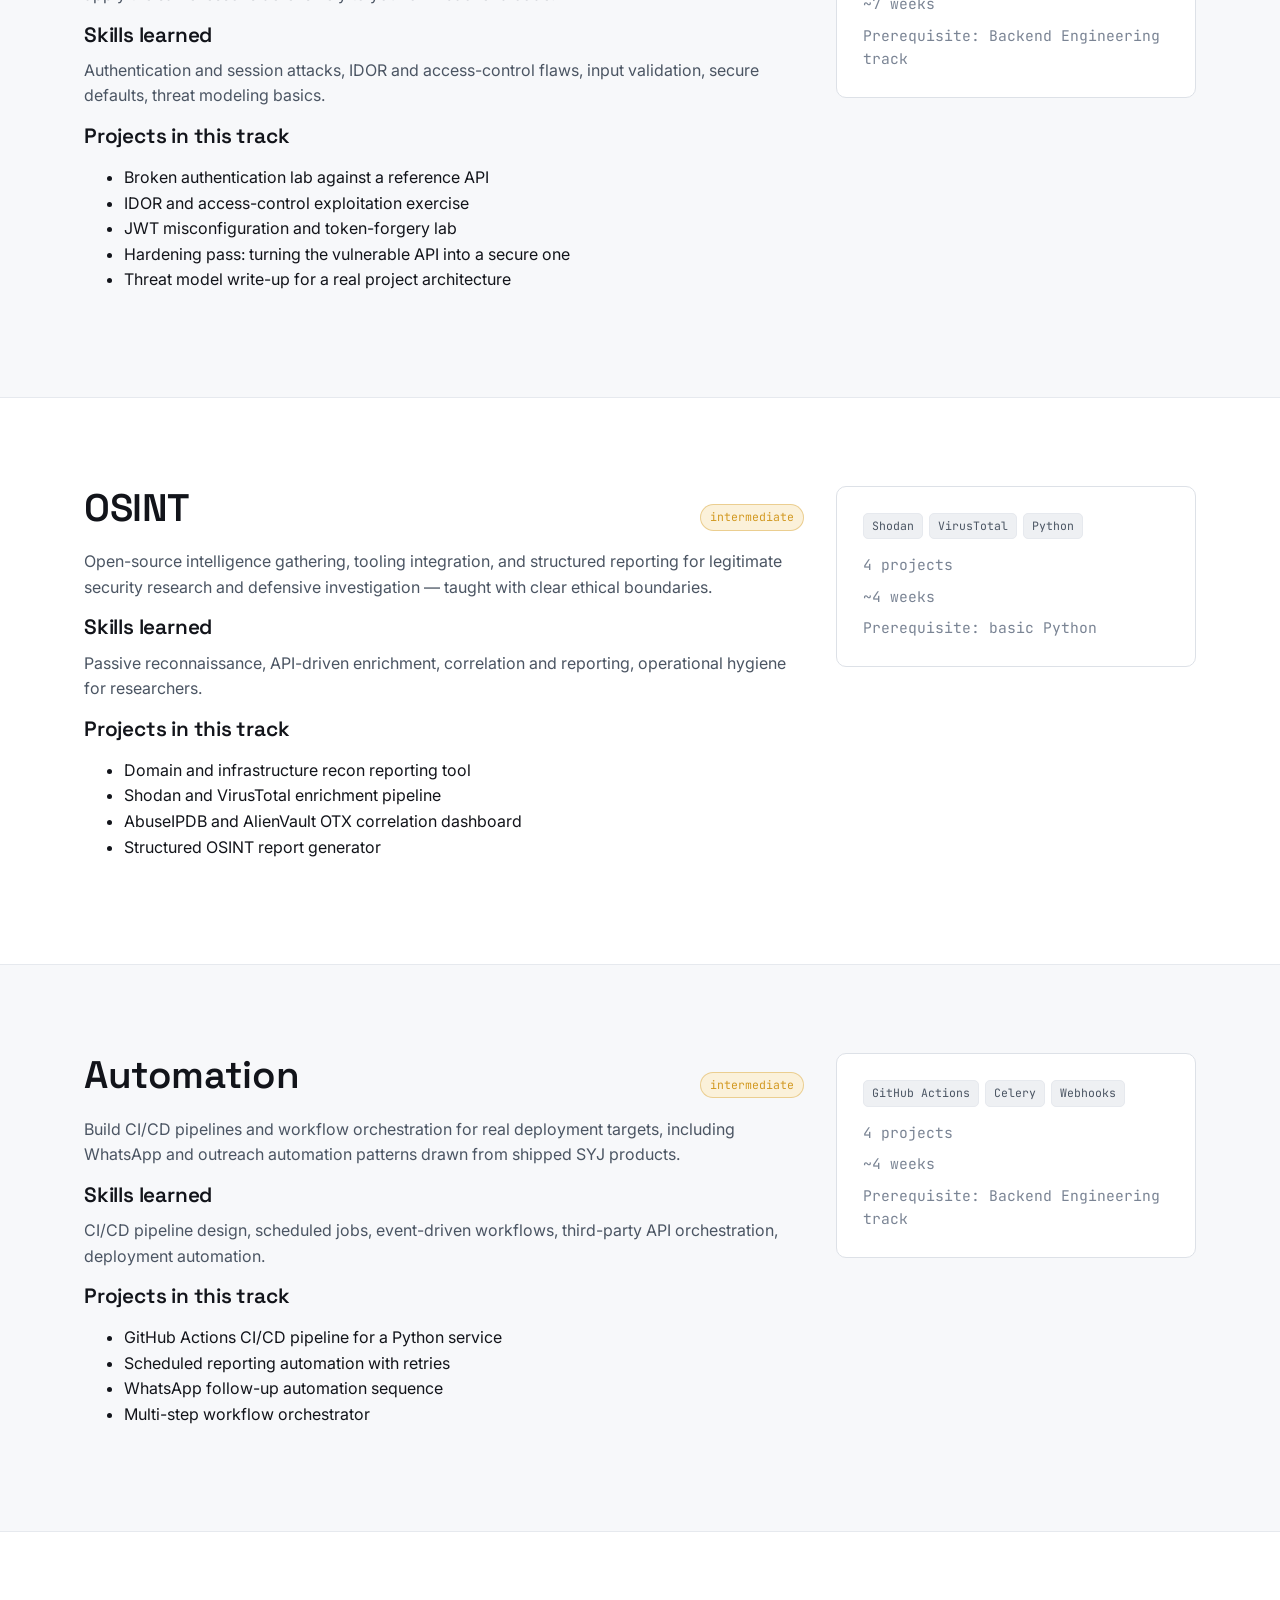
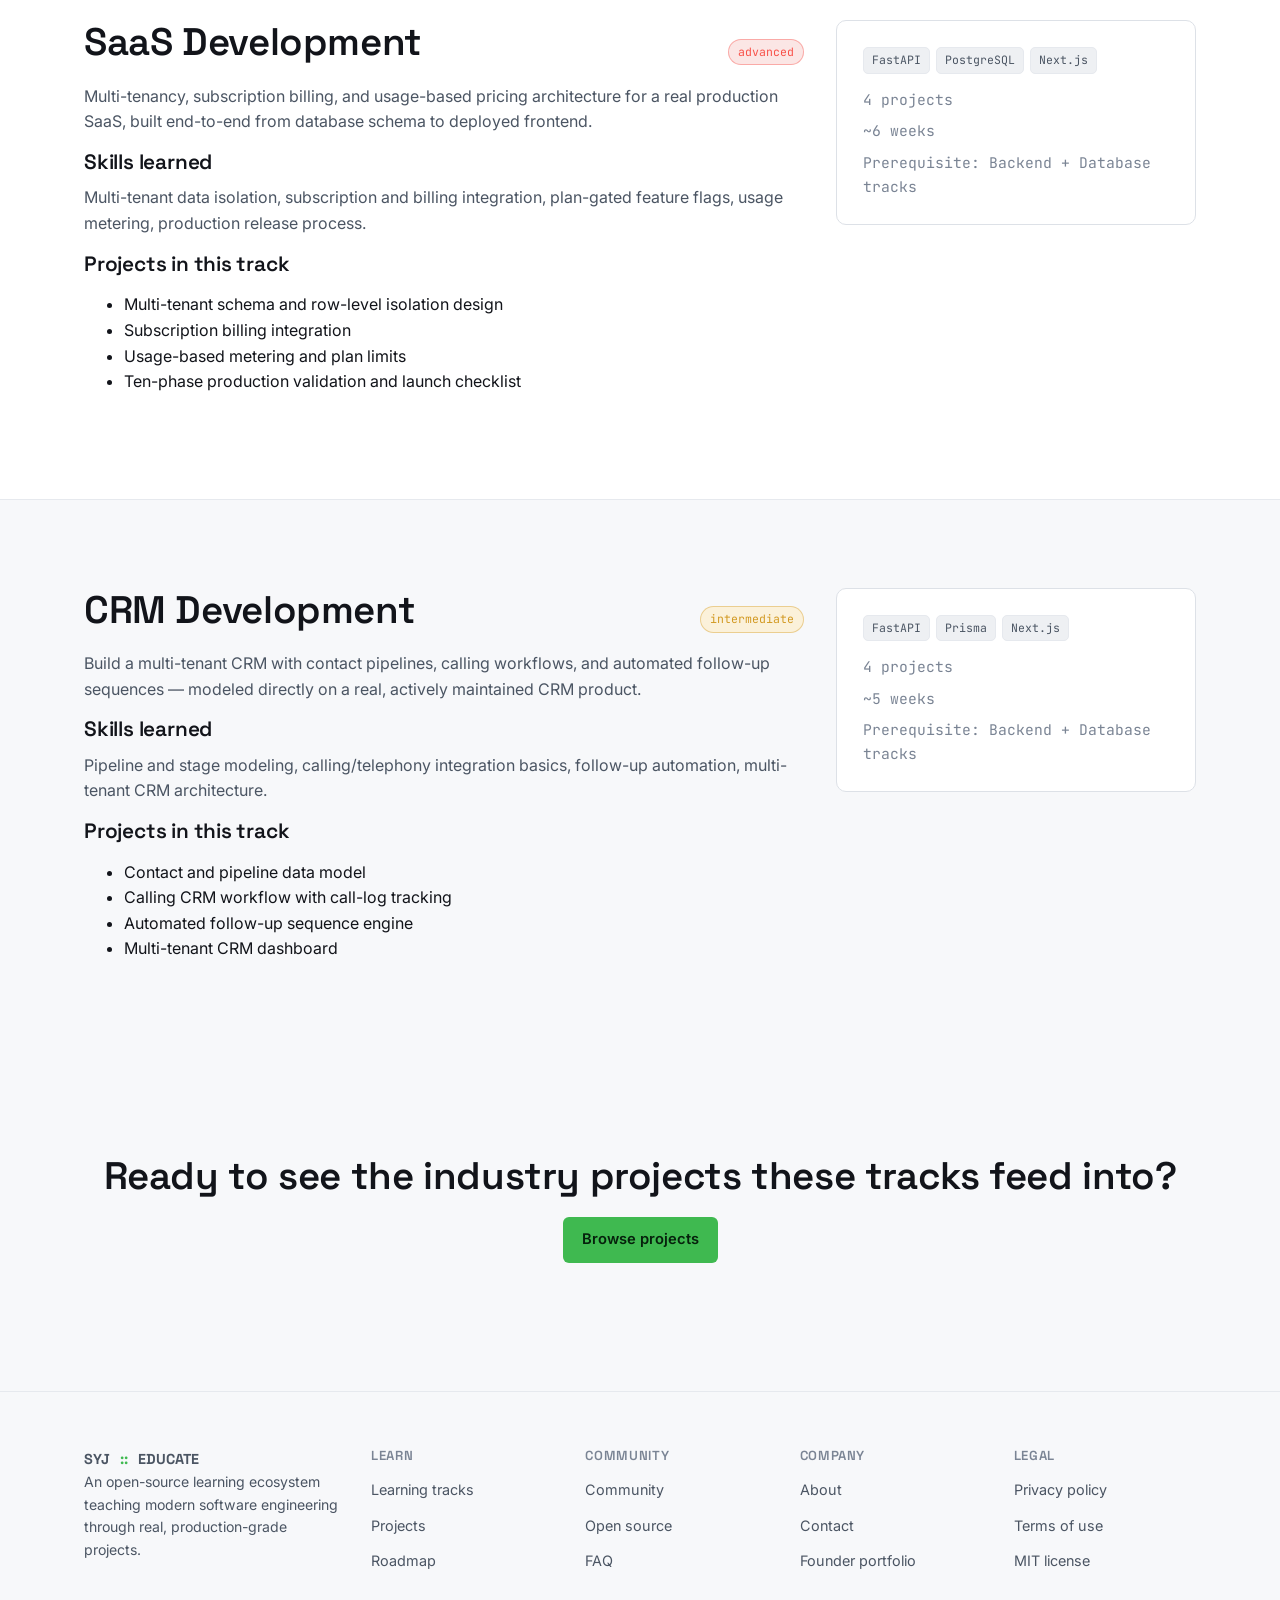
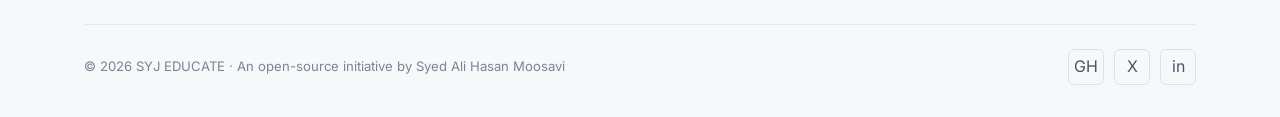
<file: tracks.html>
<!DOCTYPE html>
<html lang="en">
<head>
<meta charset="UTF-8">
<meta name="viewport" content="width=device-width, initial-scale=1.0">
<meta name="google-site-verification" content="RhRpM-kPpzv-uHKu5XET8z_0lpO1PIuzYQjgypyHrho" />
<title>Learning Tracks — AI, Backend, Cybersecurity, OSINT &amp; More | SYJ EDUCATE</title>
<meta name="description" content="Explore all 9 SYJ EDUCATE learning tracks: AI Engineering, Backend, Database, Frontend, Cybersecurity, OSINT, Automation, SaaS Development, and CRM Development — each with real projects, skills, and duration.">
<meta name="keywords" content="AI engineering course, backend engineering track, database engineering course, frontend engineering course, cybersecurity learning path, OSINT course, automation engineering, SaaS development course, CRM development tutorial">
<meta name="robots" content="index, follow">
<link rel="canonical" href="https://shalimoosavi.github.io/SYJ-EDU/tracks.html">
<meta property="og:type" content="website">
<meta property="og:title" content="Learning Tracks | SYJ EDUCATE">
<meta property="og:description" content="Nine open-source learning tracks in AI, backend, databases, cybersecurity, OSINT, automation, and SaaS — taught through real projects.">
<meta property="og:url" content="https://shalimoosavi.github.io/SYJ-EDU/tracks.html">
<meta property="og:image" content="https://shalimoosavi.github.io/SYJ-EDU/images/og-cover.png">
<meta name="twitter:card" content="summary_large_image">
<meta name="twitter:title" content="Learning Tracks | SYJ EDUCATE">
<meta name="twitter:description" content="Nine open-source learning tracks taught through real, production-grade projects.">
<script type="application/ld+json">
{
  "@context": "https://schema.org",
  "@type": "ItemList",
  "itemListElement": [
    { "@type": "Course", "position": 1, "name": "AI Engineering", "description": "Build retrieval-augmented generation pipelines, agent orchestration, and evaluation harnesses.", "provider": { "@type": "Organization", "name": "SYJ EDUCATE" } },
    { "@type": "Course", "position": 2, "name": "Backend Engineering", "description": "Design production APIs, background workers, and service boundaries with FastAPI.", "provider": { "@type": "Organization", "name": "SYJ EDUCATE" } },
    { "@type": "Course", "position": 3, "name": "Database Engineering", "description": "Schema design, indexing, replication, and query optimization at scale.", "provider": { "@type": "Organization", "name": "SYJ EDUCATE" } },
    { "@type": "Course", "position": 4, "name": "Frontend Engineering", "description": "Component architecture and accessible interfaces with React, Next.js, and TypeScript.", "provider": { "@type": "Organization", "name": "SYJ EDUCATE" } },
    { "@type": "Course", "position": 5, "name": "Cybersecurity", "description": "API hacking labs, authentication attacks, and secure-by-default backend patterns.", "provider": { "@type": "Organization", "name": "SYJ EDUCATE" } },
    { "@type": "Course", "position": 6, "name": "OSINT", "description": "Open-source intelligence gathering, tooling, and reporting workflows.", "provider": { "@type": "Organization", "name": "SYJ EDUCATE" } },
    { "@type": "Course", "position": 7, "name": "Automation", "description": "CI/CD pipelines and workflow orchestration for real deployment targets.", "provider": { "@type": "Organization", "name": "SYJ EDUCATE" } },
    { "@type": "Course", "position": 8, "name": "SaaS Development", "description": "Multi-tenancy, billing, and subscription architecture for production SaaS.", "provider": { "@type": "Organization", "name": "SYJ EDUCATE" } },
    { "@type": "Course", "position": 9, "name": "CRM Development", "description": "Contact pipelines, automation sequences, and multi-tenant CRM architecture.", "provider": { "@type": "Organization", "name": "SYJ EDUCATE" } }
  ]
}
</script>
<script type="application/ld+json">
{
  "@context": "https://schema.org",
  "@type": "BreadcrumbList",
  "itemListElement": [
    { "@type": "ListItem", "position": 1, "name": "Home", "item": "https://shalimoosavi.github.io/SYJ-EDU/" },
    { "@type": "ListItem", "position": 2, "name": "Learning Tracks", "item": "https://shalimoosavi.github.io/SYJ-EDU/tracks.html" }
  ]
}
</script>
<link rel="icon" href="favicon.ico" sizes="any">
<link rel="icon" href="icons/icon.svg" type="image/svg+xml">
<link rel="manifest" href="site.webmanifest">
<meta name="theme-color" content="#12141a">
<link rel="preconnect" href="https://fonts.googleapis.com">
<link rel="preconnect" href="https://fonts.gstatic.com" crossorigin>
<link rel="stylesheet" href="https://fonts.googleapis.com/css2?family=Space+Grotesk:wght@500;600;700&family=Inter:wght@400;500;600&family=JetBrains+Mono:wght@400;500;700&display=swap">
<link rel="stylesheet" href="css/main.css">
</head>
<body>
<a href="#main" class="skip-link">Skip to content</a>
<header class="site-header">
  <div class="container nav-inner">
    <a href="index.html" class="brand">SYJ<span class="dot">::</span>EDUCATE</a>
    <nav aria-label="Primary">
      <ul class="nav-links">
        <li><a href="index.html">Home</a></li>
        <li><a href="about.html">About</a></li>
        <li><a href="tracks.html" aria-current="page">Learning Tracks</a></li>
        <li><a href="projects.html">Projects</a></li>
        <li><a href="roadmap.html">Roadmap</a></li>
        <li><a href="community.html">Community</a></li>
        <li><a href="open-source.html">Open Source</a></li>
        <li><a href="faq.html">FAQ</a></li>
        <li><a href="contact.html">Contact</a></li>
      </ul>
    </nav>
    <div class="nav-actions">
      <button class="theme-toggle" type="button" aria-pressed="false" aria-label="Toggle dark or light theme">
        <svg viewBox="0 0 24 24" fill="none" stroke="currentColor" stroke-width="2" aria-hidden="true"><circle cx="12" cy="12" r="4"/><path d="M12 2v2M12 20v2M4.9 4.9l1.4 1.4M17.7 17.7l1.4 1.4M2 12h2M20 12h2M4.9 19.1l1.4-1.4M17.7 6.3l1.4-1.4"/></svg>
      </button>
      <a class="btn btn-ghost btn-sm" href="https://github.com/SHalimoosavi/SYJ-EDU" rel="noopener">GitHub</a>
      <button class="nav-toggle" type="button" aria-label="Open menu" aria-expanded="false">
        <svg viewBox="0 0 24 24" width="20" height="20" fill="none" stroke="currentColor" stroke-width="2" aria-hidden="true"><path d="M3 6h18M3 12h18M3 18h18"/></svg>
      </button>
    </div>
  </div>
</header>

<main id="main">
  <div class="page-hero">
    <div class="container">
      <p class="breadcrumbs"><a href="index.html">Home</a><span class="sep">/</span><span class="current">Learning Tracks</span></p>
      <span class="eyebrow">Learning tracks</span>
      <h1>Nine tracks. Every lesson ends in a working system.</h1>
      <p class="lede">Pick a track based on what you want to be able to build, not what sounds impressive. Each one states its own prerequisites, difficulty, and time commitment honestly.</p>
    </div>
  </div>

  <section id="ai-engineering">
    <div class="container">
      <div class="grid" style="grid-template-columns: 2fr 1fr; gap:32px; align-items:start;">
        <div>
          <div class="track-top"><h2>AI Engineering</h2><span class="diff-badge diff-advanced">advanced</span></div>
          <p>Build retrieval-augmented generation pipelines, agent orchestration systems, prompt evaluation harnesses, and production LLM services with proper observability and cost controls.</p>
          <h3>Skills learned</h3>
          <p>RAG architecture, vector search, prompt engineering, agent tool-use, evaluation and guardrails, cost-aware model routing.</p>
          <h3>Projects in this track</h3>
          <ul>
            <li>Document-grounded RAG assistant with citation tracking</li>
            <li>Multi-tool agent orchestration service</li>
            <li>Prompt evaluation and regression-testing harness</li>
            <li>Streaming chat API with token-cost accounting</li>
            <li>Vector search reranking pipeline</li>
            <li>Production deployment with observability dashboards</li>
          </ul>
        </div>
        <aside class="card">
          <div class="tag-row" style="margin-bottom:14px;"><span class="tag">Python</span><span class="tag">LLM APIs</span><span class="tag">Vector DBs</span><span class="tag">FastAPI</span></div>
          <p class="track-meta" style="flex-direction:column;gap:8px;align-items:flex-start;"><span>6 projects</span><span>~8 weeks</span><span>Prerequisite: comfortable with Python</span></p>
        </aside>
      </div>
    </div>
  </section>

  <section id="backend-engineering" style="background:var(--surface);border-top:1px solid var(--border-soft);border-bottom:1px solid var(--border-soft);">
    <div class="container">
      <div class="grid" style="grid-template-columns: 2fr 1fr; gap:32px; align-items:start;">
        <div>
          <div class="track-top"><h2>Backend Engineering</h2><span class="diff-badge diff-intermediate">intermediate</span></div>
          <p>Design REST and async APIs, background job queues, and service boundaries the way production systems actually require — including the failure modes tutorials usually skip.</p>
          <h3>Skills learned</h3>
          <p>API design, authentication and authorization, background workers, rate limiting, containerized deployment, structured logging.</p>
          <h3>Projects in this track</h3>
          <ul>
            <li>Multi-tenant REST API with role-based access control</li>
            <li>Async job queue for long-running tasks</li>
            <li>Rate-limited public API with API-key issuance</li>
            <li>Dockerized microservice with health checks</li>
            <li>Webhook delivery system with retries and backoff</li>
            <li>CI-tested FastAPI service deployed to a real host</li>
            <li>Structured logging and error-tracking integration</li>
          </ul>
        </div>
        <aside class="card">
          <div class="tag-row" style="margin-bottom:14px;"><span class="tag">FastAPI</span><span class="tag">Docker</span><span class="tag">Redis</span><span class="tag">Celery</span></div>
          <p class="track-meta" style="flex-direction:column;gap:8px;align-items:flex-start;"><span>7 projects</span><span>~6 weeks</span><span>Prerequisite: basic Python &amp; HTTP</span></p>
        </aside>
      </div>
    </div>
  </section>

  <section id="database-engineering">
    <div class="container">
      <div class="grid" style="grid-template-columns: 2fr 1fr; gap:32px; align-items:start;">
        <div>
          <div class="track-top"><h2>Database Engineering</h2><span class="diff-badge diff-intermediate">intermediate</span></div>
          <p>Move past basic CRUD into schema design, indexing strategy, replication, and query optimization using datasets large enough that bad decisions actually hurt.</p>
          <h3>Skills learned</h3>
          <p>Normalization trade-offs, index design, query plan analysis, migrations, replication basics, ORM performance pitfalls.</p>
          <h3>Projects in this track</h3>
          <ul>
            <li>Schema design workshop with a real multi-entity domain</li>
            <li>Index tuning exercise on a slow analytics query</li>
            <li>Prisma/SQLite to PostgreSQL migration project</li>
            <li>Read-replica simulation for a reporting workload</li>
            <li>Data integrity constraints and transaction design lab</li>
          </ul>
        </div>
        <aside class="card">
          <div class="tag-row" style="margin-bottom:14px;"><span class="tag">PostgreSQL</span><span class="tag">SQLite</span><span class="tag">Prisma</span><span class="tag">SQL</span></div>
          <p class="track-meta" style="flex-direction:column;gap:8px;align-items:flex-start;"><span>5 projects</span><span>~5 weeks</span><span>Prerequisite: basic SQL</span></p>
        </aside>
      </div>
    </div>
  </section>

  <section id="frontend-engineering" style="background:var(--surface);border-top:1px solid var(--border-soft);border-bottom:1px solid var(--border-soft);">
    <div class="container">
      <div class="grid" style="grid-template-columns: 2fr 1fr; gap:32px; align-items:start;">
        <div>
          <div class="track-top"><h2>Frontend Engineering</h2><span class="diff-badge diff-beginner">beginner</span></div>
          <p>Component architecture, state management, and accessible interface design using React, Next.js, and TypeScript — grounded in real product screens, not isolated widgets.</p>
          <h3>Skills learned</h3>
          <p>Component composition, client and server state, routing, accessibility fundamentals, responsive layout systems.</p>
          <h3>Projects in this track</h3>
          <ul>
            <li>Accessible dashboard UI with keyboard navigation</li>
            <li>Multi-step form with client-side validation</li>
            <li>Data table with sorting, filtering, and pagination</li>
            <li>Design-system component library in TypeScript</li>
            <li>Server-rendered marketing site with Next.js</li>
            <li>Dark/light theme system with persisted preference</li>
          </ul>
        </div>
        <aside class="card">
          <div class="tag-row" style="margin-bottom:14px;"><span class="tag">React</span><span class="tag">Next.js</span><span class="tag">TypeScript</span></div>
          <p class="track-meta" style="flex-direction:column;gap:8px;align-items:flex-start;"><span>6 projects</span><span>~5 weeks</span><span>Prerequisite: HTML/CSS/JS basics</span></p>
        </aside>
      </div>
    </div>
  </section>

  <section id="cybersecurity">
    <div class="container">
      <div class="grid" style="grid-template-columns: 2fr 1fr; gap:32px; align-items:start;">
        <div>
          <div class="track-top"><h2>Cybersecurity</h2><span class="diff-badge diff-advanced">advanced</span></div>
          <p>Understand how APIs get broken by attacking a deliberately vulnerable reference service, then apply the same lessons defensively to your own backend code.</p>
          <h3>Skills learned</h3>
          <p>Authentication and session attacks, IDOR and access-control flaws, input validation, secure defaults, threat modeling basics.</p>
          <h3>Projects in this track</h3>
          <ul>
            <li>Broken authentication lab against a reference API</li>
            <li>IDOR and access-control exploitation exercise</li>
            <li>JWT misconfiguration and token-forgery lab</li>
            <li>Hardening pass: turning the vulnerable API into a secure one</li>
            <li>Threat model write-up for a real project architecture</li>
          </ul>
        </div>
        <aside class="card">
          <div class="tag-row" style="margin-bottom:14px;"><span class="tag">Burp Suite</span><span class="tag">JWT</span><span class="tag">OWASP</span></div>
          <p class="track-meta" style="flex-direction:column;gap:8px;align-items:flex-start;"><span>5 projects</span><span>~7 weeks</span><span>Prerequisite: Backend Engineering track</span></p>
        </aside>
      </div>
    </div>
  </section>

  <section id="osint" style="background:var(--surface);border-top:1px solid var(--border-soft);border-bottom:1px solid var(--border-soft);">
    <div class="container">
      <div class="grid" style="grid-template-columns: 2fr 1fr; gap:32px; align-items:start;">
        <div>
          <div class="track-top"><h2>OSINT</h2><span class="diff-badge diff-intermediate">intermediate</span></div>
          <p>Open-source intelligence gathering, tooling integration, and structured reporting for legitimate security research and defensive investigation — taught with clear ethical boundaries.</p>
          <h3>Skills learned</h3>
          <p>Passive reconnaissance, API-driven enrichment, correlation and reporting, operational hygiene for researchers.</p>
          <h3>Projects in this track</h3>
          <ul>
            <li>Domain and infrastructure recon reporting tool</li>
            <li>Shodan and VirusTotal enrichment pipeline</li>
            <li>AbuseIPDB and AlienVault OTX correlation dashboard</li>
            <li>Structured OSINT report generator</li>
          </ul>
        </div>
        <aside class="card">
          <div class="tag-row" style="margin-bottom:14px;"><span class="tag">Shodan</span><span class="tag">VirusTotal</span><span class="tag">Python</span></div>
          <p class="track-meta" style="flex-direction:column;gap:8px;align-items:flex-start;"><span>4 projects</span><span>~4 weeks</span><span>Prerequisite: basic Python</span></p>
        </aside>
      </div>
    </div>
  </section>

  <section id="automation">
    <div class="container">
      <div class="grid" style="grid-template-columns: 2fr 1fr; gap:32px; align-items:start;">
        <div>
          <div class="track-top"><h2>Automation</h2><span class="diff-badge diff-intermediate">intermediate</span></div>
          <p>Build CI/CD pipelines and workflow orchestration for real deployment targets, including WhatsApp and outreach automation patterns drawn from shipped SYJ products.</p>
          <h3>Skills learned</h3>
          <p>CI/CD pipeline design, scheduled jobs, event-driven workflows, third-party API orchestration, deployment automation.</p>
          <h3>Projects in this track</h3>
          <ul>
            <li>GitHub Actions CI/CD pipeline for a Python service</li>
            <li>Scheduled reporting automation with retries</li>
            <li>WhatsApp follow-up automation sequence</li>
            <li>Multi-step workflow orchestrator</li>
          </ul>
        </div>
        <aside class="card">
          <div class="tag-row" style="margin-bottom:14px;"><span class="tag">GitHub Actions</span><span class="tag">Celery</span><span class="tag">Webhooks</span></div>
          <p class="track-meta" style="flex-direction:column;gap:8px;align-items:flex-start;"><span>4 projects</span><span>~4 weeks</span><span>Prerequisite: Backend Engineering track</span></p>
        </aside>
      </div>
    </div>
  </section>

  <section id="saas-development" style="background:var(--surface);border-top:1px solid var(--border-soft);border-bottom:1px solid var(--border-soft);">
    <div class="container">
      <div class="grid" style="grid-template-columns: 2fr 1fr; gap:32px; align-items:start;">
        <div>
          <div class="track-top"><h2>SaaS Development</h2><span class="diff-badge diff-advanced">advanced</span></div>
          <p>Multi-tenancy, subscription billing, and usage-based pricing architecture for a real production SaaS, built end-to-end from database schema to deployed frontend.</p>
          <h3>Skills learned</h3>
          <p>Multi-tenant data isolation, subscription and billing integration, plan-gated feature flags, usage metering, production release process.</p>
          <h3>Projects in this track</h3>
          <ul>
            <li>Multi-tenant schema and row-level isolation design</li>
            <li>Subscription billing integration</li>
            <li>Usage-based metering and plan limits</li>
            <li>Ten-phase production validation and launch checklist</li>
          </ul>
        </div>
        <aside class="card">
          <div class="tag-row" style="margin-bottom:14px;"><span class="tag">FastAPI</span><span class="tag">PostgreSQL</span><span class="tag">Next.js</span></div>
          <p class="track-meta" style="flex-direction:column;gap:8px;align-items:flex-start;"><span>4 projects</span><span>~6 weeks</span><span>Prerequisite: Backend + Database tracks</span></p>
        </aside>
      </div>
    </div>
  </section>

  <section id="crm-development">
    <div class="container">
      <div class="grid" style="grid-template-columns: 2fr 1fr; gap:32px; align-items:start;">
        <div>
          <div class="track-top"><h2>CRM Development</h2><span class="diff-badge diff-intermediate">intermediate</span></div>
          <p>Build a multi-tenant CRM with contact pipelines, calling workflows, and automated follow-up sequences — modeled directly on a real, actively maintained CRM product.</p>
          <h3>Skills learned</h3>
          <p>Pipeline and stage modeling, calling/telephony integration basics, follow-up automation, multi-tenant CRM architecture.</p>
          <h3>Projects in this track</h3>
          <ul>
            <li>Contact and pipeline data model</li>
            <li>Calling CRM workflow with call-log tracking</li>
            <li>Automated follow-up sequence engine</li>
            <li>Multi-tenant CRM dashboard</li>
          </ul>
        </div>
        <aside class="card">
          <div class="tag-row" style="margin-bottom:14px;"><span class="tag">FastAPI</span><span class="tag">Prisma</span><span class="tag">Next.js</span></div>
          <p class="track-meta" style="flex-direction:column;gap:8px;align-items:flex-start;"><span>4 projects</span><span>~5 weeks</span><span>Prerequisite: Backend + Database tracks</span></p>
        </aside>
      </div>
    </div>
  </section>

  <section>
    <div class="container center">
      <h2>Ready to see the industry projects these tracks feed into?</h2>
      <a class="btn btn-primary" href="projects.html">Browse projects</a>
    </div>
  </section>
</main>
<footer class="site-footer">
  <div class="container">
    <div class="footer-grid">
      <div class="footer-col footer-brand">
        <a href="index.html" class="brand">SYJ<span class="dot">::</span>EDUCATE</a>
        <p>An open-source learning ecosystem teaching modern software engineering through real, production-grade projects.</p>
      </div>
      <div class="footer-col"><h3>Learn</h3><ul><li><a href="tracks.html">Learning tracks</a></li><li><a href="projects.html">Projects</a></li><li><a href="roadmap.html">Roadmap</a></li></ul></div>
      <div class="footer-col"><h3>Community</h3><ul><li><a href="community.html">Community</a></li><li><a href="open-source.html">Open source</a></li><li><a href="faq.html">FAQ</a></li></ul></div>
      <div class="footer-col"><h3>Company</h3><ul><li><a href="about.html">About</a></li><li><a href="contact.html">Contact</a></li><li><a href="https://shalimoosavi.github.io/moosavi/" rel="noopener">Founder portfolio</a></li></ul></div>
      <div class="footer-col"><h3>Legal</h3><ul><li><a href="privacy.html">Privacy policy</a></li><li><a href="terms.html">Terms of use</a></li><li><a href="https://github.com/SHalimoosavi/SYJ-EDU/blob/main/LICENSE" rel="noopener">MIT license</a></li></ul></div>
    </div>
    <div class="footer-bottom">
      <p>&copy; <span data-year>2026</span> SYJ EDUCATE · An open-source initiative by Syed Ali Hasan Moosavi</p>
      <div class="social-row">
        <a href="https://github.com/SHalimoosavi" rel="noopener" aria-label="GitHub">GH</a>
        <a href="https://x.com/SHAliMoosavi" rel="noopener" aria-label="X (Twitter)">X</a>
        <a href="https://www.linkedin.com/in/shalimoosavi" rel="noopener" aria-label="LinkedIn">in</a>
      </div>
    </div>
  </div>
</footer>
<script src="js/main.js" defer></script>
</body>
</html>
</file>
<file: css/main.css>
/* ==========================================================================
   SYJ EDUCATE — Design System
   Signature concept: the "build log" — this platform teaches by shipping
   real commits, so the visual language borrows from git diffs and terminal
   output (+add green / -remove red / amber in-progress) instead of a
   generic SaaS palette.
   ========================================================================== */

:root {
  /* ---- Color tokens ---- */
  --ink: #12141a;
  --ink-raised: #171b23;
  --surface: #1c212b;
  --surface-2: #232a36;
  --border: #2b3240;
  --border-soft: #232936;

  --text: #eaecef;
  --text-muted: #9aa4b2;
  --text-faint: #626c7a;

  --add: #3fb950;      /* shipped / correct / go */
  --add-dim: #1c3a24;
  --remove: #f85149;   /* hard / breaking / stop */
  --remove-dim: #3a1e1c;
  --focus: #58a6ff;     /* links / in-progress */
  --focus-dim: #17263c;
  --warn: #d29922;      /* advanced / caution */
  --warn-dim: #332707;

  --radius-sm: 6px;
  --radius-md: 10px;
  --radius-lg: 16px;

  --font-display: "Space Grotesk", "Segoe UI", sans-serif;
  --font-body: "Inter", "Segoe UI", sans-serif;
  --font-mono: "JetBrains Mono", "SFMono-Regular", Consolas, monospace;

  --container: 1160px;
  --nav-h: 72px;
}

:root[data-theme="light"] {
  --ink: #f7f8fa;
  --ink-raised: #ffffff;
  --surface: #ffffff;
  --surface-2: #eef0f3;
  --border: #dde1e7;
  --border-soft: #e6e9ee;

  --text: #12141a;
  --text-muted: #4b5563;
  --text-faint: #7a8494;

  --add-dim: #e3f6e7;
  --remove-dim: #fbe6e5;
  --focus-dim: #e6f0ff;
  --warn-dim: #fbf1da;
}

*, *::before, *::after { box-sizing: border-box; }
html { scroll-behavior: smooth; }
@media (prefers-reduced-motion: reduce) {
  html { scroll-behavior: auto; }
  *, *::before, *::after { animation-duration: 0.001ms !important; animation-iteration-count: 1 !important; transition-duration: 0.001ms !important; scroll-behavior: auto !important; }
}

body {
  margin: 0;
  background: var(--ink);
  color: var(--text);
  font-family: var(--font-body);
  font-size: 16px;
  line-height: 1.6;
  -webkit-font-smoothing: antialiased;
  transition: background 0.25s ease, color 0.25s ease;
}

h1, h2, h3, h4 {
  font-family: var(--font-display);
  font-weight: 600;
  line-height: 1.15;
  letter-spacing: -0.01em;
  margin: 0 0 0.5em;
}
h1 { font-size: clamp(2.4rem, 5vw, 3.8rem); font-weight: 700; letter-spacing: -0.02em; }
h2 { font-size: clamp(1.7rem, 3.4vw, 2.4rem); }
h3 { font-size: 1.3rem; }
p { margin: 0 0 1em; color: var(--text-muted); }
a { color: var(--focus); text-decoration: none; }
a:hover { text-decoration: underline; }
code, .mono { font-family: var(--font-mono); }

img, svg { max-width: 100%; display: block; }

.container { max-width: var(--container); margin: 0 auto; padding: 0 24px; }

/* ---- Skip link / a11y ---- */
.skip-link {
  position: absolute; left: -999px; top: 0; z-index: 1000;
  background: var(--add); color: #06210c; padding: 12px 18px;
  border-radius: 0 0 8px 0; font-weight: 600;
}
.skip-link:focus { left: 0; }

:focus-visible {
  outline: 2px solid var(--focus);
  outline-offset: 3px;
  border-radius: 4px;
}

.visually-hidden {
  position: absolute; width: 1px; height: 1px; padding: 0; margin: -1px;
  overflow: hidden; clip: rect(0,0,0,0); white-space: nowrap; border: 0;
}

/* ==========================================================================
   Navigation
   ========================================================================== */
.site-header {
  position: sticky; top: 0; z-index: 100;
  height: var(--nav-h);
  display: flex; align-items: center;
  background: color-mix(in srgb, var(--ink) 85%, transparent);
  backdrop-filter: blur(10px);
  border-bottom: 1px solid var(--border-soft);
}
.nav-inner { display: flex; align-items: center; justify-content: space-between; width: 100%; gap: 24px; }
.brand { display: flex; align-items: center; gap: 10px; font-family: var(--font-display); font-weight: 700; font-size: 1.1rem; color: var(--text); }
.brand:hover { text-decoration: none; }
.brand .dot { color: var(--add); }
.nav-links { display: flex; align-items: center; gap: 4px; list-style: none; margin: 0; padding: 0; }
.nav-links a {
  color: var(--text-muted); font-size: 0.92rem; font-weight: 500;
  padding: 8px 12px; border-radius: var(--radius-sm);
}
.nav-links a:hover, .nav-links a[aria-current="page"] { color: var(--text); background: var(--surface); text-decoration: none; }
.nav-actions { display: flex; align-items: center; gap: 10px; }
.nav-toggle { display: none; }

.btn {
  display: inline-flex; align-items: center; gap: 8px;
  font-family: var(--font-body); font-weight: 600; font-size: 0.92rem;
  padding: 10px 18px; border-radius: var(--radius-sm);
  border: 1px solid transparent; cursor: pointer; white-space: nowrap;
}
.btn:hover { text-decoration: none; }
.btn-primary { background: var(--add); color: #06210c; }
.btn-primary:hover { background: #4fd160; }
.btn-ghost { background: transparent; color: var(--text); border-color: var(--border); }
.btn-ghost:hover { background: var(--surface); }
.btn-sm { padding: 6px 12px; font-size: 0.82rem; }

.theme-toggle {
  width: 38px; height: 38px; display: grid; place-items: center;
  border-radius: var(--radius-sm); border: 1px solid var(--border);
  background: var(--surface); color: var(--text); cursor: pointer;
}
.theme-toggle svg { width: 18px; height: 18px; }

/* ==========================================================================
   Hero
   ========================================================================== */
.hero { padding: 72px 0 56px; position: relative; overflow: hidden; }
.hero-grid { display: grid; grid-template-columns: 1.05fr 0.95fr; gap: 48px; align-items: center; }
.eyebrow {
  display: inline-flex; align-items: center; gap: 8px;
  font-family: var(--font-mono); font-size: 0.78rem; color: var(--add);
  background: var(--add-dim); border: 1px solid color-mix(in srgb, var(--add) 40%, transparent);
  padding: 6px 12px; border-radius: 999px; margin-bottom: 20px;
}
.eyebrow .pulse { width: 6px; height: 6px; border-radius: 50%; background: var(--add); animation: pulse 2s infinite; }
@keyframes pulse { 0%,100% { opacity: 1; } 50% { opacity: 0.3; } }

.hero h1 span.hl { color: var(--add); }
.hero-lede { font-size: 1.1rem; max-width: 46ch; }
.hero-ctas { display: flex; flex-wrap: wrap; gap: 12px; margin-top: 28px; }
.hero-stats { display: flex; gap: 28px; margin-top: 40px; flex-wrap: wrap; }
.stat .num { font-family: var(--font-mono); font-size: 1.6rem; font-weight: 700; color: var(--text); }
.stat .label { font-size: 0.82rem; color: var(--text-faint); }

/* Terminal signature element */
.terminal {
  background: var(--ink-raised); border: 1px solid var(--border);
  border-radius: var(--radius-lg); overflow: hidden;
  box-shadow: 0 30px 60px -30px rgba(0,0,0,0.6);
}
.terminal-bar {
  display: flex; align-items: center; gap: 8px; padding: 12px 16px;
  border-bottom: 1px solid var(--border-soft); background: var(--surface);
}
.terminal-bar .tdot { width: 10px; height: 10px; border-radius: 50%; }
.tdot.r { background: var(--remove); } .tdot.y { background: var(--warn); } .tdot.g { background: var(--add); }
.terminal-bar .tpath { margin-left: 8px; font-family: var(--font-mono); font-size: 0.76rem; color: var(--text-faint); }
.terminal-body { padding: 20px; font-family: var(--font-mono); font-size: 0.86rem; min-height: 260px; }
.terminal-body .line { margin-bottom: 6px; white-space: pre-wrap; }
.terminal-body .add { color: var(--add); }
.terminal-body .rem { color: var(--remove); }
.terminal-body .muted { color: var(--text-faint); }
.terminal-body .cmd { color: var(--focus); }
.caret { display: inline-block; width: 7px; height: 1em; background: var(--add); vertical-align: text-bottom; animation: blink 1s steps(1) infinite; }
@keyframes blink { 50% { opacity: 0; } }

/* ==========================================================================
   Marquee
   ========================================================================== */
.marquee-wrap { border-top: 1px solid var(--border-soft); border-bottom: 1px solid var(--border-soft); overflow: hidden; padding: 18px 0; background: var(--surface); }
.marquee { display: flex; gap: 48px; width: max-content; animation: scroll 28s linear infinite; }
.marquee span { font-family: var(--font-mono); font-size: 0.82rem; color: var(--text-faint); white-space: nowrap; }
.marquee span strong { color: var(--text-muted); }
@keyframes scroll { from { transform: translateX(0); } to { transform: translateX(-50%); } }

/* ==========================================================================
   Sections
   ========================================================================== */
section { padding: 88px 0; }
.section-head { max-width: 640px; margin: 0 auto 48px; text-align: center; }
.section-head.left { text-align: left; margin: 0 0 40px; }
.section-head .eyebrow { margin-bottom: 16px; }

.grid { display: grid; gap: 20px; }
.grid-3 { grid-template-columns: repeat(3, 1fr); }
.grid-4 { grid-template-columns: repeat(4, 1fr); }
.grid-2 { grid-template-columns: repeat(2, 1fr); }

.card {
  background: var(--surface); border: 1px solid var(--border);
  border-radius: var(--radius-md); padding: 26px; transition: border-color 0.2s ease, transform 0.2s ease;
}
.card:hover { border-color: color-mix(in srgb, var(--add) 45%, var(--border)); transform: translateY(-2px); }
.card .icon { width: 40px; height: 40px; margin-bottom: 16px; color: var(--add); }
.card h3 { margin-bottom: 8px; font-size: 1.1rem; }
.card p { font-size: 0.92rem; margin-bottom: 0; }

/* Track cards */
.track-card { display: flex; flex-direction: column; gap: 14px; }
.track-top { display: flex; align-items: center; justify-content: space-between; }
.diff-badge {
  font-family: var(--font-mono); font-size: 0.72rem; padding: 3px 9px; border-radius: 999px;
  border: 1px solid transparent;
}
.diff-beginner { color: var(--add); background: var(--add-dim); border-color: color-mix(in srgb, var(--add) 40%, transparent); }
.diff-intermediate { color: var(--warn); background: var(--warn-dim); border-color: color-mix(in srgb, var(--warn) 40%, transparent); }
.diff-advanced { color: var(--remove); background: var(--remove-dim); border-color: color-mix(in srgb, var(--remove) 40%, transparent); }
.tag-row { display: flex; flex-wrap: wrap; gap: 6px; }
.tag { font-family: var(--font-mono); font-size: 0.72rem; color: var(--text-muted); background: var(--surface-2); border: 1px solid var(--border-soft); padding: 3px 8px; border-radius: 5px; }
.track-meta { display: flex; gap: 16px; font-size: 0.8rem; color: var(--text-faint); font-family: var(--font-mono); }
.track-card .btn { margin-top: 4px; align-self: flex-start; }

/* Roadmap timeline (genuinely sequential -> numbering is meaningful) */
.timeline { position: relative; padding-left: 32px; }
.timeline::before { content: ""; position: absolute; left: 10px; top: 6px; bottom: 6px; width: 2px; background: var(--border); }
.timeline-item { position: relative; padding-bottom: 40px; }
.timeline-item:last-child { padding-bottom: 0; }
.timeline-num {
  position: absolute; left: -32px; top: 0; width: 22px; height: 22px; border-radius: 50%;
  background: var(--ink); border: 2px solid var(--add); color: var(--add);
  font-family: var(--font-mono); font-size: 0.7rem; display: grid; place-items: center;
}
.timeline-item.done .timeline-num { background: var(--add); color: #06210c; }
.timeline-item.wip .timeline-num { border-color: var(--warn); color: var(--warn); }
.timeline-status { font-family: var(--font-mono); font-size: 0.72rem; text-transform: uppercase; letter-spacing: 0.04em; }
.timeline-item.done .timeline-status { color: var(--add); }
.timeline-item.wip .timeline-status { color: var(--warn); }
.timeline-item.todo .timeline-status { color: var(--text-faint); }

/* Testimonials */
.testimonial { background: var(--surface); border: 1px solid var(--border); border-radius: var(--radius-md); padding: 24px; }
.testimonial p { color: var(--text); font-size: 0.96rem; }
.testimonial .who { display: flex; align-items: center; gap: 10px; margin-top: 16px; }
.avatar { width: 34px; height: 34px; border-radius: 50%; background: var(--surface-2); border: 1px solid var(--border); }
.who .name { font-size: 0.86rem; font-weight: 600; color: var(--text); }
.who .role { font-size: 0.78rem; color: var(--text-faint); }

/* Architecture diagram */
.arch-diagram { display: grid; grid-template-columns: repeat(4, 1fr); gap: 14px; }
.arch-node { background: var(--surface); border: 1px solid var(--border); border-radius: var(--radius-sm); padding: 16px; text-align: center; font-family: var(--font-mono); font-size: 0.8rem; }
.arch-node .l { display: block; color: var(--text-faint); font-size: 0.7rem; margin-bottom: 6px; }

/* Ecosystem links */
.eco-grid { grid-template-columns: repeat(3, 1fr); }
.eco-card { display: flex; align-items: center; gap: 14px; }
.eco-card .badge { width: 42px; height: 42px; border-radius: var(--radius-sm); background: var(--surface-2); display: grid; place-items: center; color: var(--focus); flex-shrink: 0; }
.eco-card .meta { min-width: 0; }
.eco-card .meta strong { display: block; font-size: 0.94rem; color: var(--text); }
.eco-card .meta span { font-size: 0.78rem; color: var(--text-faint); font-family: var(--font-mono); overflow: hidden; text-overflow: ellipsis; white-space: nowrap; display: block; }

/* FAQ (question-answer, structured for AEO/GEO) */
.faq-item { border-bottom: 1px solid var(--border-soft); }
.faq-q {
  width: 100%; text-align: left; background: none; border: none; color: var(--text);
  font-family: var(--font-display); font-size: 1.02rem; font-weight: 600;
  padding: 20px 0; cursor: pointer; display: flex; justify-content: space-between; gap: 16px; align-items: center;
}
.faq-q .chev { transition: transform 0.2s ease; color: var(--text-faint); flex-shrink: 0; }
.faq-item[open] .faq-q .chev { transform: rotate(180deg); }
.faq-a { padding: 0 0 20px; color: var(--text-muted); font-size: 0.95rem; max-width: 68ch; }
.faq-item summary::-webkit-details-marker { display: none; }
.faq-item summary { list-style: none; }

/* Newsletter */
.newsletter { background: linear-gradient(145deg, var(--surface), var(--surface-2)); border: 1px solid var(--border); border-radius: var(--radius-lg); padding: 48px; text-align: center; }
.newsletter-form { display: flex; gap: 10px; max-width: 420px; margin: 20px auto 0; }
.newsletter-form input {
  flex: 1; padding: 11px 14px; border-radius: var(--radius-sm); border: 1px solid var(--border);
  background: var(--ink); color: var(--text); font-family: var(--font-body); font-size: 0.92rem;
}
.form-note { font-size: 0.76rem; color: var(--text-faint); margin-top: 10px; }

/* Generic forms (contact) */
.form-field { margin-bottom: 18px; text-align: left; }
.form-field label { display: block; font-size: 0.86rem; font-weight: 600; margin-bottom: 6px; color: var(--text); }
.form-field input, .form-field textarea, .form-field select {
  width: 100%; padding: 11px 14px; border-radius: var(--radius-sm); border: 1px solid var(--border);
  background: var(--ink-raised); color: var(--text); font-family: var(--font-body); font-size: 0.94rem;
}
.form-field textarea { resize: vertical; min-height: 130px; }
.form-hint { font-size: 0.78rem; color: var(--text-faint); margin-top: 4px; }

/* Breadcrumbs */
.breadcrumbs { font-family: var(--font-mono); font-size: 0.8rem; color: var(--text-faint); margin-bottom: 20px; }
.breadcrumbs a { color: var(--text-faint); }
.breadcrumbs .sep { margin: 0 6px; }
.breadcrumbs .current { color: var(--text-muted); }

.page-hero { padding: 56px 0 40px; border-bottom: 1px solid var(--border-soft); }
.page-hero p.lede { max-width: 60ch; font-size: 1.05rem; }

/* Table of contents (docs-style pages) */
.toc { background: var(--surface); border: 1px solid var(--border); border-radius: var(--radius-md); padding: 20px 24px; margin-bottom: 32px; }
.toc h2 { font-size: 0.9rem; text-transform: uppercase; letter-spacing: 0.05em; color: var(--text-faint); margin-bottom: 10px; }
.toc ol { margin: 0; padding-left: 20px; font-size: 0.92rem; }
.toc li { margin-bottom: 6px; }

.prose h2 { margin-top: 2.2em; }
.prose h3 { margin-top: 1.6em; }
.prose ul, .prose ol { color: var(--text-muted); }
.prose li { margin-bottom: 0.4em; }

/* Footer */
.site-footer { border-top: 1px solid var(--border-soft); padding: 56px 0 32px; margin-top: 40px; }
.footer-grid { display: grid; grid-template-columns: 1.4fr repeat(4, 1fr); gap: 32px; margin-bottom: 40px; }
.footer-col h3 { font-size: 0.82rem; text-transform: uppercase; letter-spacing: 0.05em; color: var(--text-faint); margin-bottom: 14px; }
.footer-col ul { list-style: none; margin: 0; padding: 0; }
.footer-col li { margin-bottom: 10px; }
.footer-col a { color: var(--text-muted); font-size: 0.9rem; }
.footer-col a:hover { color: var(--text); }
.footer-brand p { max-width: 32ch; font-size: 0.88rem; }
.footer-bottom { display: flex; justify-content: space-between; align-items: center; flex-wrap: wrap; gap: 12px; padding-top: 24px; border-top: 1px solid var(--border-soft); }
.footer-bottom p { margin: 0; font-size: 0.82rem; color: var(--text-faint); }
.social-row { display: flex; gap: 10px; }
.social-row a { width: 36px; height: 36px; display: grid; place-items: center; border: 1px solid var(--border); border-radius: var(--radius-sm); color: var(--text-muted); }
.social-row a:hover { color: var(--text); border-color: var(--focus); }

/* 404 */
.error-page { min-height: 70vh; display: grid; place-items: center; text-align: center; padding: 60px 24px; }
.error-code { font-family: var(--font-mono); font-size: clamp(4rem, 12vw, 8rem); color: var(--remove); font-weight: 700; line-height: 1; }

/* Skip-to / util */
.center { text-align: center; }
.mt-lg { margin-top: 48px; }

/* ==========================================================================
   Responsive
   ========================================================================== */
@media (max-width: 960px) {
  .hero-grid { grid-template-columns: 1fr; }
  .grid-3, .grid-4, .eco-grid { grid-template-columns: repeat(2, 1fr); }
  .footer-grid { grid-template-columns: repeat(2, 1fr); }
  .arch-diagram { grid-template-columns: repeat(2, 1fr); }
}
@media (max-width: 720px) {
  .nav-links { position: fixed; top: var(--nav-h); left: 0; right: 0; bottom: 0; background: var(--ink);
    flex-direction: column; align-items: stretch; padding: 16px; gap: 4px; display: none; overflow-y: auto; }
  .nav-links.open { display: flex; }
  .nav-links a { padding: 14px 12px; font-size: 1rem; }
  .nav-toggle { display: grid; place-items: center; width: 38px; height: 38px; border-radius: var(--radius-sm); border: 1px solid var(--border); background: var(--surface); color: var(--text); cursor: pointer; }
  .grid-3, .grid-4, .grid-2, .eco-grid { grid-template-columns: 1fr; }
  .footer-grid { grid-template-columns: 1fr 1fr; }
  .newsletter-form { flex-direction: column; }
  section { padding: 64px 0; }
}
</file>
